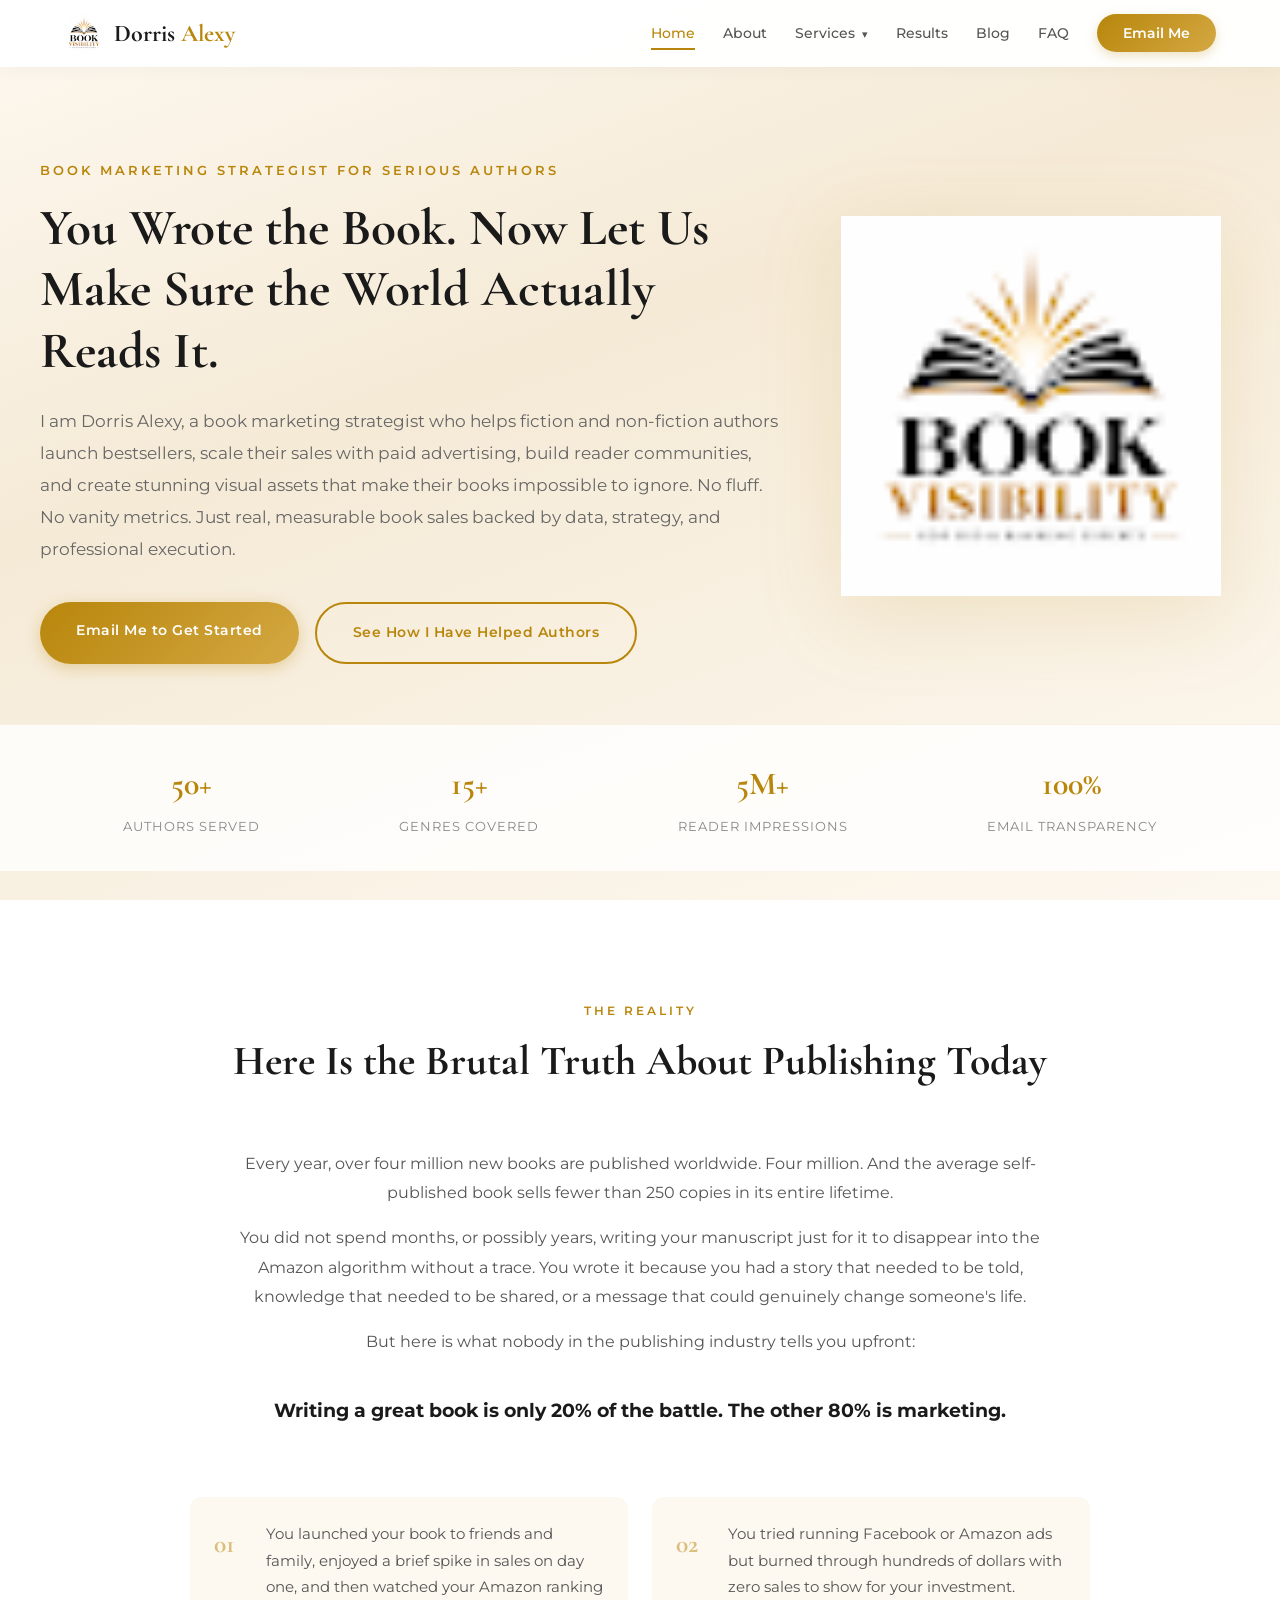
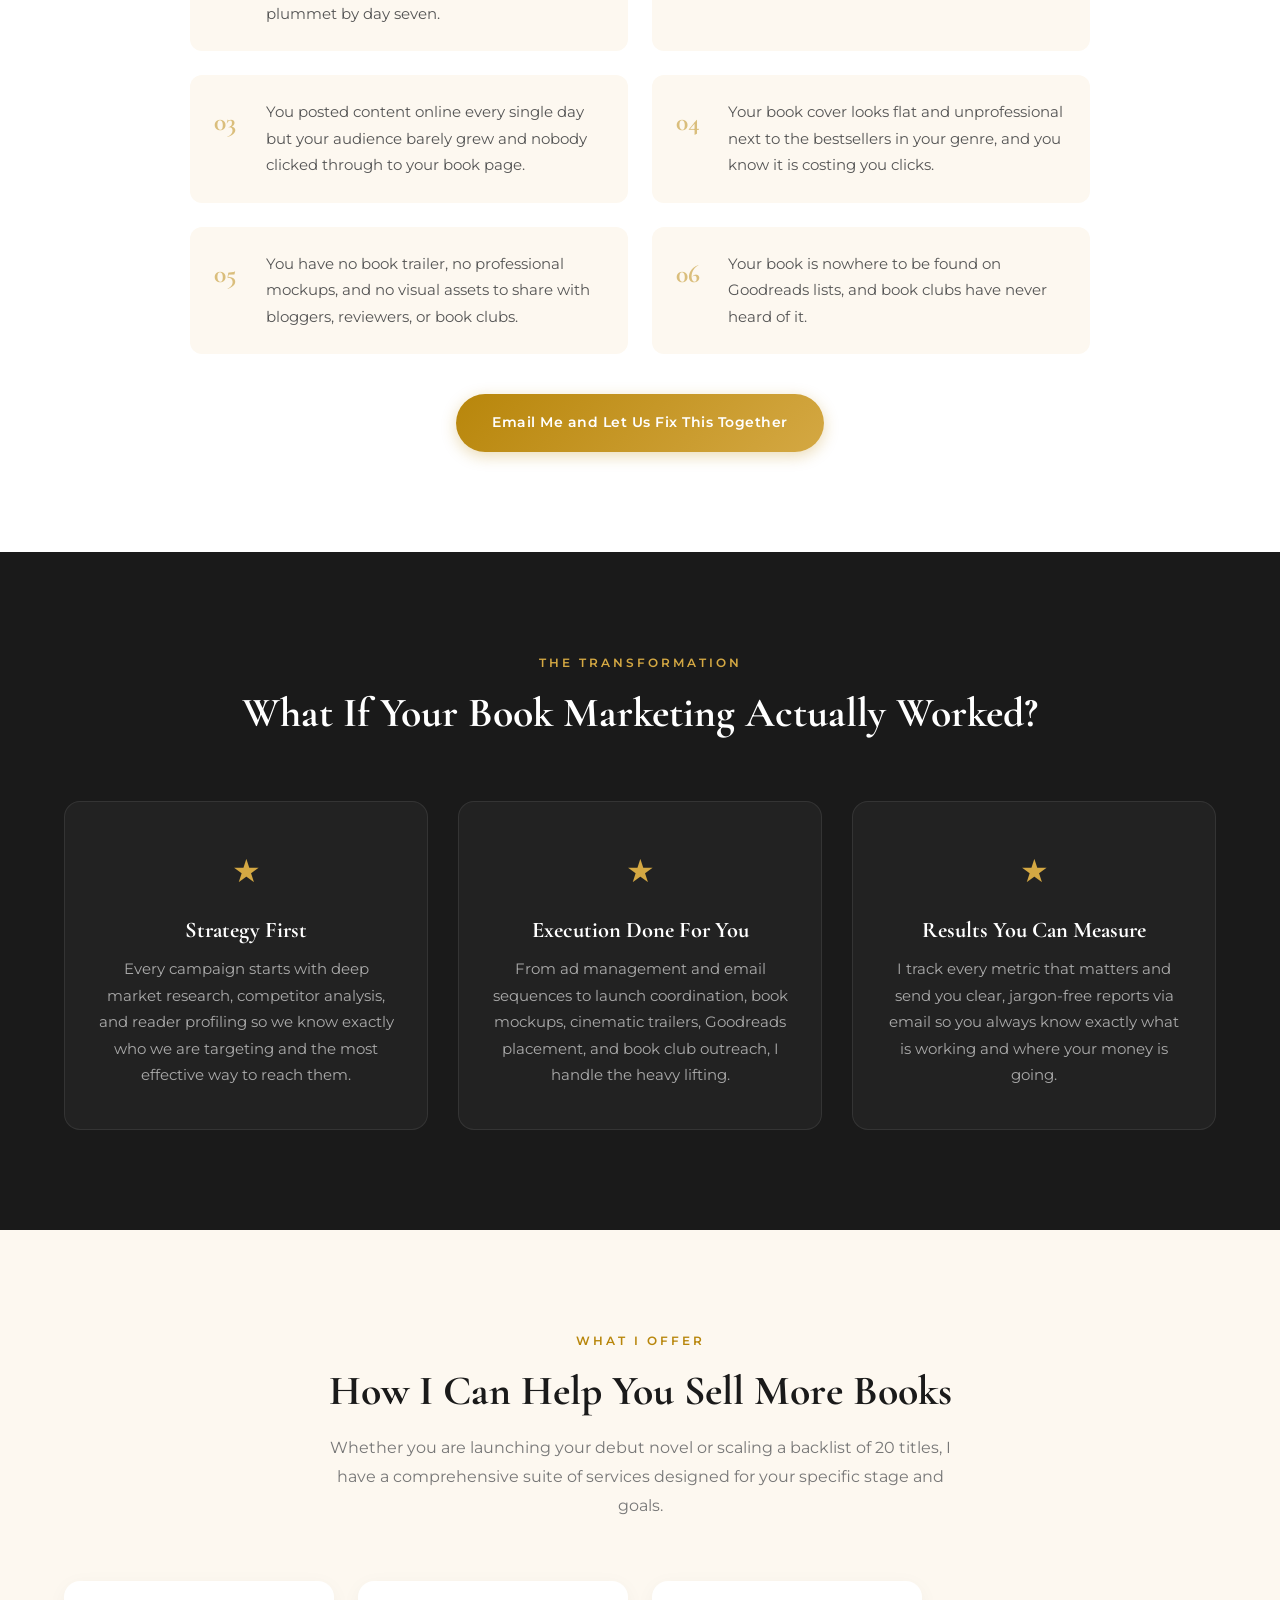
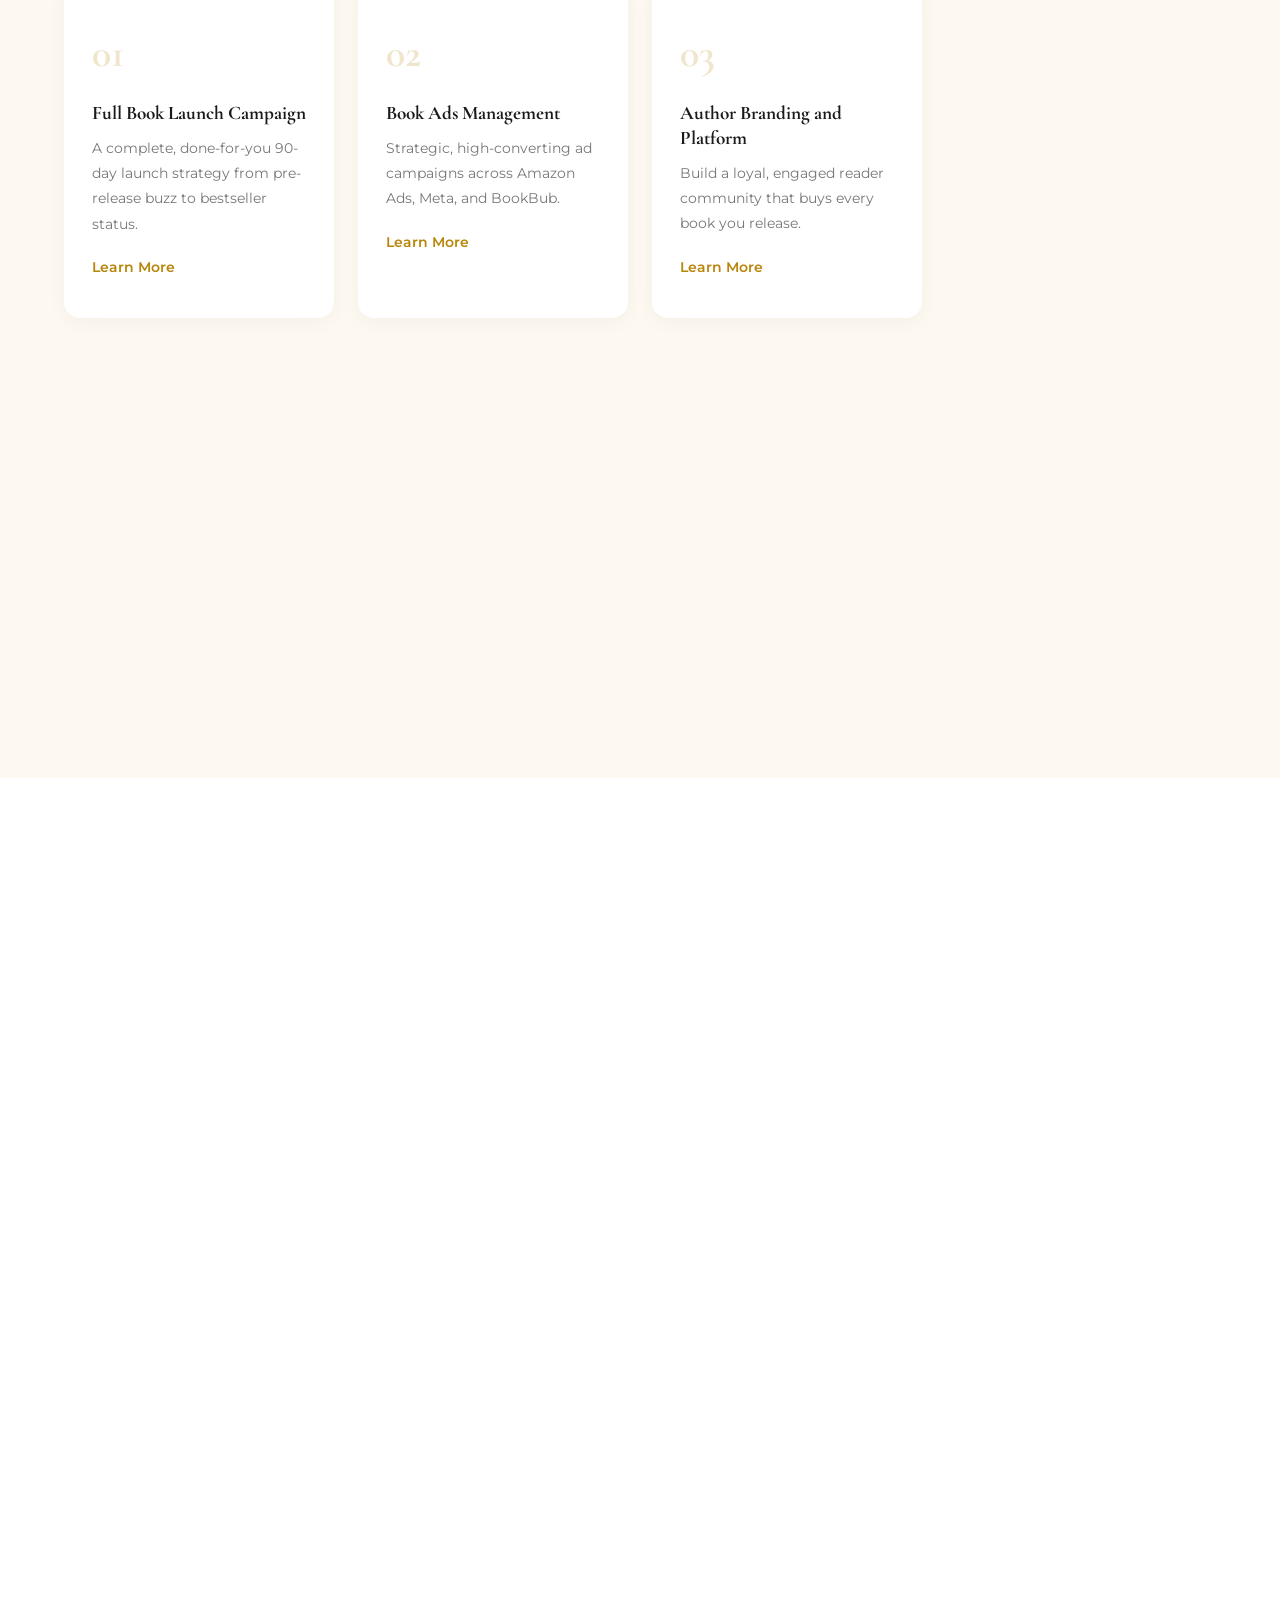
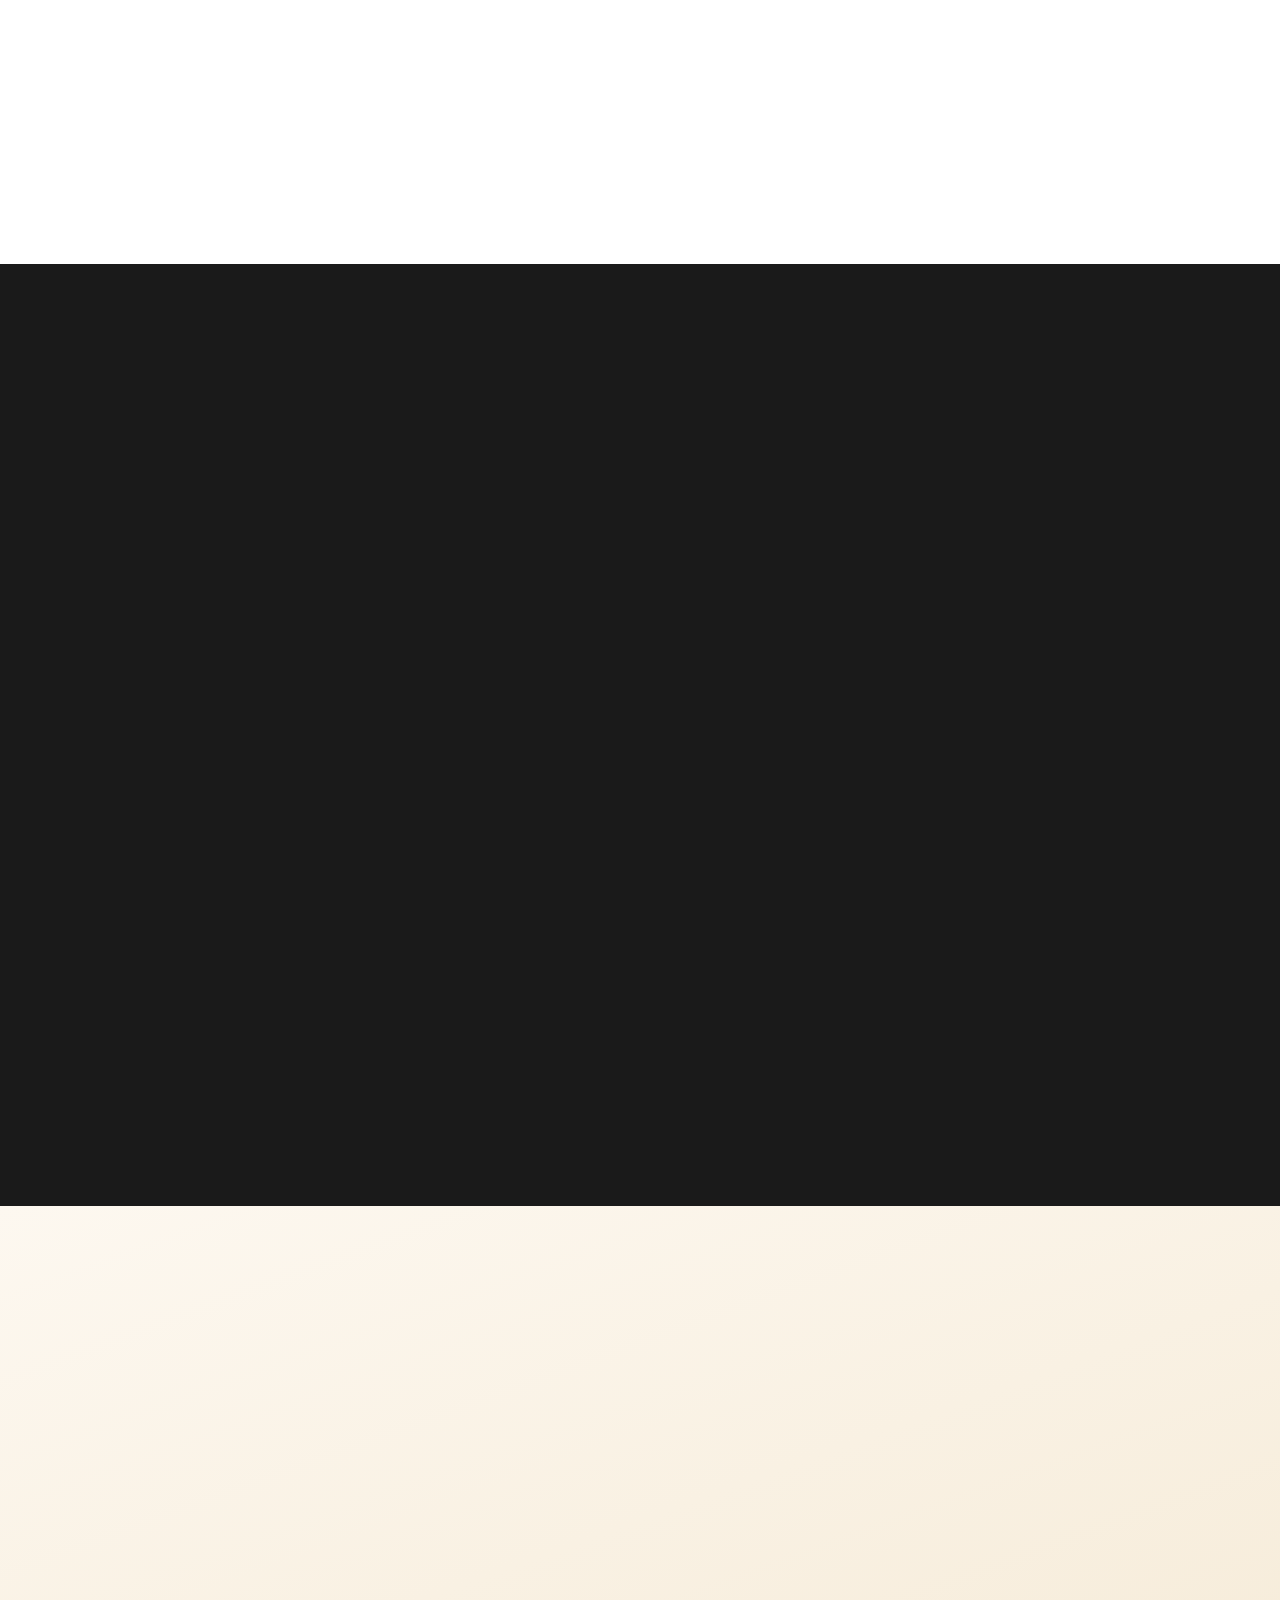
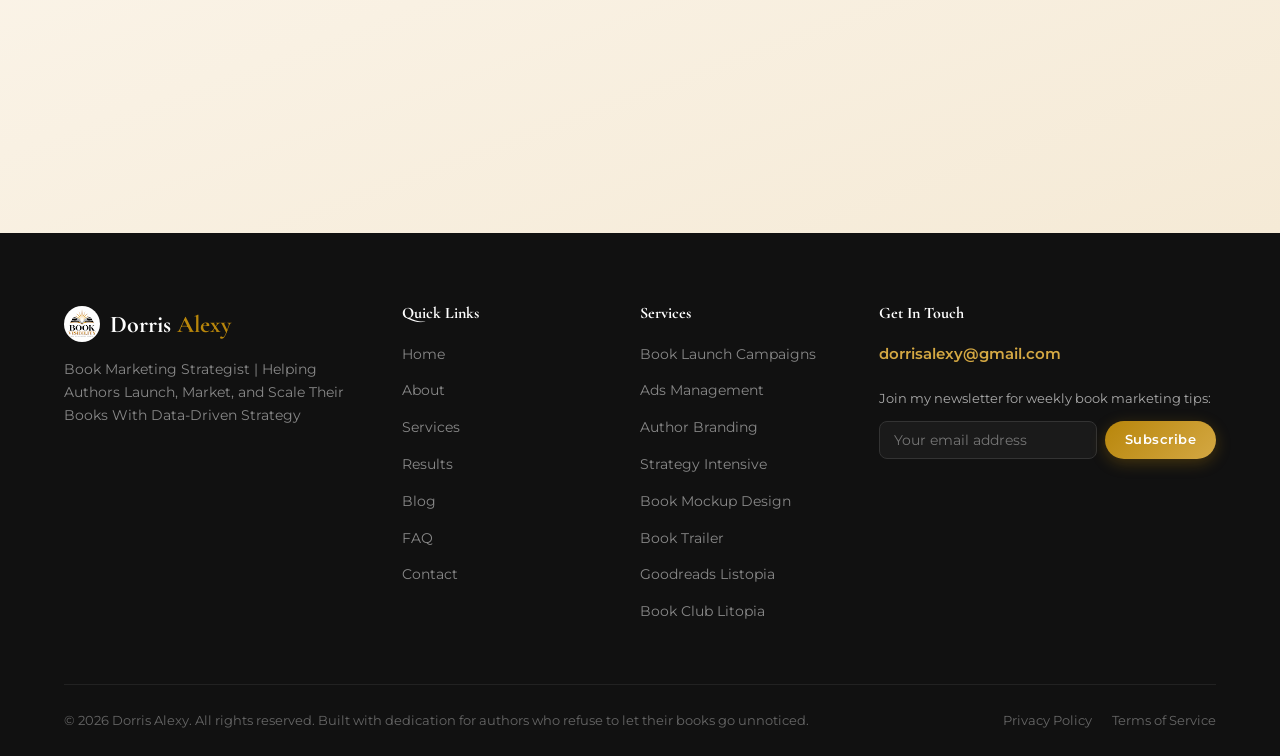
<file: index.html>
﻿<!DOCTYPE html>
<html lang="en">
<head>
    <meta charset="UTF-8">
    <meta name="viewport" content="width=device-width, initial-scale=1.0">
    <title>Dorris Alexy | Book Marketing Strategist</title>
    <link rel="icon" type="image/png" href="Dorris Alexy.png">
    <link rel="stylesheet" href="style.css">
    <link href="https://fonts.googleapis.com/css2?family=Cormorant+Garamond:wght@400;500;600;700&family=Montserrat:wght@300;400;500;600;700&display=swap" rel="stylesheet">
</head>
<body>

    <nav class="navbar" id="navbar">
        <div class="container nav-container">
            <a href="index.html" class="logo">
                <img src="Dorris Alexy.png" alt="Dorris Alexy Logo" class="logo-img">
                <span class="logo-text">Dorris <span class="gold">Alexy</span></span>
            </a>
            <ul class="nav-links" id="navLinks">
                <li><a href="index.html" class="active">Home</a></li>
                <li><a href="about.html">About</a></li>
                <li class="dropdown">
                    <a href="services.html" class="dropdown-toggle">Services <span class="arrow">&#9662;</span></a>
                    <ul class="dropdown-menu">
                        <li><a href="services.html#services-overview">All Services</a></li>
                        <li><a href="services.html#launch">Book Launch Campaigns</a></li>
                        <li><a href="services.html#ads">Book Ads Management</a></li>
                        <li><a href="services.html#branding">Author Branding</a></li>
                        <li><a href="services.html#strategy">Strategy Intensive</a></li>
                        <li><a href="services.html#mockup">Book Mockup Design</a></li>
                        <li><a href="services.html#trailer">Book Trailer Production</a></li>
                        <li><a href="services.html#goodreads">Goodreads Listopia</a></li>
                        <li><a href="services.html#bookclub">Book Club Litopia</a></li>
                    </ul>
                </li>
                <li><a href="results.html">Results</a></li>
                <li><a href="blog.html">Blog</a></li>
                <li><a href="faq.html">FAQ</a></li>
                <li><a href="contact.html" class="btn-nav">Email Me</a></li>
            </ul>
            <div class="hamburger" id="hamburger">
                <span></span>
                <span></span>
                <span></span>
            </div>
        </div>
    </nav>

    <section class="hero" id="home">
        <div class="container hero-content">
            <div class="hero-text animate-fade-up">
                <p class="hero-tag">Book Marketing Strategist for Serious Authors</p>
                <h1>You Wrote the Book. Now Let Us Make Sure the World Actually Reads It.</h1>
                <p class="hero-sub">I am Dorris Alexy, a book marketing strategist who helps fiction and non-fiction authors launch bestsellers, scale their sales with paid advertising, build reader communities, and create stunning visual assets that make their books impossible to ignore. No fluff. No vanity metrics. Just real, measurable book sales backed by data, strategy, and professional execution.</p>
                <div class="hero-buttons">
                    <a href="contact.html" class="btn btn-primary">Email Me to Get Started</a>
                    <a href="results.html" class="btn btn-outline">See How I Have Helped Authors</a>
                </div>
            </div>
            <div class="hero-image animate-fade-left">
                <img src="Dorris Alexy.png" alt="Dorris Alexy Book Marketing Strategist" class="hero-logo-img">
            </div>
        </div>
        <div class="trust-bar animate-fade-up-delay">
            <div class="container trust-content">
                <div class="trust-item">
                    <span class="trust-number">50+</span>
                    <span class="trust-label">Authors Served</span>
                </div>
                <div class="trust-item">
                    <span class="trust-number">15+</span>
                    <span class="trust-label">Genres Covered</span>
                </div>
                <div class="trust-item">
                    <span class="trust-number">5M+</span>
                    <span class="trust-label">Reader Impressions</span>
                </div>
                <div class="trust-item">
                    <span class="trust-number">100%</span>
                    <span class="trust-label">Email Transparency</span>
                </div>
            </div>
        </div>
    </section>

    <section class="problem-section">
        <div class="container">
            <div class="section-header animate-on-scroll">
                <p class="section-tag">The Reality</p>
                <h2>Here Is the Brutal Truth About Publishing Today</h2>
            </div>
            <div class="problem-content animate-on-scroll">
                <p>Every year, over four million new books are published worldwide. Four million. And the average self-published book sells fewer than 250 copies in its entire lifetime.</p>
                <p>You did not spend months, or possibly years, writing your manuscript just for it to disappear into the Amazon algorithm without a trace. You wrote it because you had a story that needed to be told, knowledge that needed to be shared, or a message that could genuinely change someone's life.</p>
                <p>But here is what nobody in the publishing industry tells you upfront:</p>
                <p class="highlight-text"><strong>Writing a great book is only 20% of the battle. The other 80% is marketing.</strong></p>
            </div>
            <div class="problem-list animate-on-scroll">
                <div class="problem-item">
                    <span class="problem-icon">01</span>
                    <p>You launched your book to friends and family, enjoyed a brief spike in sales on day one, and then watched your Amazon ranking plummet by day seven.</p>
                </div>
                <div class="problem-item">
                    <span class="problem-icon">02</span>
                    <p>You tried running Facebook or Amazon ads but burned through hundreds of dollars with zero sales to show for your investment.</p>
                </div>
                <div class="problem-item">
                    <span class="problem-icon">03</span>
                    <p>You posted content online every single day but your audience barely grew and nobody clicked through to your book page.</p>
                </div>
                <div class="problem-item">
                    <span class="problem-icon">04</span>
                    <p>Your book cover looks flat and unprofessional next to the bestsellers in your genre, and you know it is costing you clicks.</p>
                </div>
                <div class="problem-item">
                    <span class="problem-icon">05</span>
                    <p>You have no book trailer, no professional mockups, and no visual assets to share with bloggers, reviewers, or book clubs.</p>
                </div>
                <div class="problem-item">
                    <span class="problem-icon">06</span>
                    <p>Your book is nowhere to be found on Goodreads lists, and book clubs have never heard of it.</p>
                </div>
            </div>
            <div class="problem-cta animate-on-scroll">
                <a href="contact.html" class="btn btn-primary">Email Me and Let Us Fix This Together</a>
            </div>
        </div>
    </section>

    <section class="solution-section">
        <div class="container">
            <div class="section-header animate-on-scroll">
                <p class="section-tag">The Transformation</p>
                <h2>What If Your Book Marketing Actually Worked?</h2>
            </div>
            <div class="solution-grid">
                <div class="solution-card animate-on-scroll">
                    <div class="solution-icon">&#9733;</div>
                    <h3>Strategy First</h3>
                    <p>Every campaign starts with deep market research, competitor analysis, and reader profiling so we know exactly who we are targeting and the most effective way to reach them.</p>
                </div>
                <div class="solution-card animate-on-scroll">
                    <div class="solution-icon">&#9733;</div>
                    <h3>Execution Done For You</h3>
                    <p>From ad management and email sequences to launch coordination, book mockups, cinematic trailers, Goodreads placement, and book club outreach, I handle the heavy lifting.</p>
                </div>
                <div class="solution-card animate-on-scroll">
                    <div class="solution-icon">&#9733;</div>
                    <h3>Results You Can Measure</h3>
                    <p>I track every metric that matters and send you clear, jargon-free reports via email so you always know exactly what is working and where your money is going.</p>
                </div>
            </div>
        </div>
    </section>

    <section class="services-preview">
        <div class="container">
            <div class="section-header animate-on-scroll">
                <p class="section-tag">What I Offer</p>
                <h2>How I Can Help You Sell More Books</h2>
                <p class="section-sub">Whether you are launching your debut novel or scaling a backlist of 20 titles, I have a comprehensive suite of services designed for your specific stage and goals.</p>
            </div>
            <div class="services-grid">
                <a href="services.html#launch" class="service-card animate-on-scroll">
                    <div class="service-number">01</div>
                    <h3>Full Book Launch Campaign</h3>
                    <p>A complete, done-for-you 90-day launch strategy from pre-release buzz to bestseller status.</p>
                    <span class="service-link">Learn More</span>
                </a>
                <a href="services.html#ads" class="service-card animate-on-scroll">
                    <div class="service-number">02</div>
                    <h3>Book Ads Management</h3>
                    <p>Strategic, high-converting ad campaigns across Amazon Ads, Meta, and BookBub.</p>
                    <span class="service-link">Learn More</span>
                </a>
                <a href="services.html#branding" class="service-card animate-on-scroll">
                    <div class="service-number">03</div>
                    <h3>Author Branding and Platform</h3>
                    <p>Build a loyal, engaged reader community that buys every book you release.</p>
                    <span class="service-link">Learn More</span>
                </a>
                <a href="services.html#strategy" class="service-card animate-on-scroll">
                    <div class="service-number">04</div>
                    <h3>1-on-1 Strategy Intensive</h3>
                    <p>A focused email-based consulting package with a custom 6-month action plan.</p>
                    <span class="service-link">Learn More</span>
                </a>
                <a href="services.html#mockup" class="service-card animate-on-scroll">
                    <div class="service-number">05</div>
                    <h3>Book Mockup Design</h3>
                    <p>Professional, photorealistic 3D book mockups for all your marketing needs.</p>
                    <span class="service-link">Learn More</span>
                </a>
                <a href="services.html#trailer" class="service-card animate-on-scroll">
                    <div class="service-number">06</div>
                    <h3>Book Trailer Production</h3>
                    <p>Cinematic trailers that capture the emotional essence of your story.</p>
                    <span class="service-link">Learn More</span>
                </a>
                <a href="services.html#goodreads" class="service-card animate-on-scroll">
                    <div class="service-number">07</div>
                    <h3>Goodreads Listopia Placement</h3>
                    <p>Strategic placement on popular lists where millions of readers browse.</p>
                    <span class="service-link">Learn More</span>
                </a>
                <a href="services.html#bookclub" class="service-card animate-on-scroll">
                    <div class="service-number">08</div>
                    <h3>Book Club Litopia Outreach</h3>
                    <p>Targeted outreach to book clubs to get your book into their reading circuits.</p>
                    <span class="service-link">Learn More</span>
                </a>
            </div>
        </div>
    </section>

    <section class="why-section">
        <div class="container">
            <div class="section-header animate-on-scroll">
                <p class="section-tag">Why Me</p>
                <h2>Why Authors Choose Dorris Over Other Book Marketers</h2>
            </div>
            <div class="why-grid">
                <div class="why-card animate-on-scroll">
                    <span class="why-number">01</span>
                    <h3>I Am a Strategist, Not Just a Task Runner</h3>
                    <p>Everything I do is connected to a larger, long-term plan designed to grow your book sales sustainably.</p>
                </div>
                <div class="why-card animate-on-scroll">
                    <span class="why-number">02</span>
                    <h3>I Specialize Exclusively in Books</h3>
                    <p>I understand the publishing industry, the Amazon algorithm, reader psychology, and genre-specific nuances.</p>
                </div>
                <div class="why-card animate-on-scroll">
                    <span class="why-number">03</span>
                    <h3>Complete Suite of Services Under One Roof</h3>
                    <p>From launch campaigns and ads to mockups, trailers, Goodreads placement, and book club outreach.</p>
                </div>
                <div class="why-card animate-on-scroll">
                    <span class="why-number">04</span>
                    <h3>I Am Obsessed With Return on Investment</h3>
                    <p>Every campaign is designed to deliver measurable returns. If something is not working, I pivot fast.</p>
                </div>
                <div class="why-card animate-on-scroll">
                    <span class="why-number">05</span>
                    <h3>Everything Is Documented via Email</h3>
                    <p>Every strategy, report, and update is in your inbox. Searchable, timestamped, and permanent.</p>
                </div>
            </div>
        </div>
    </section>

    <section class="testimonials-section">
        <div class="container">
            <div class="section-header animate-on-scroll">
                <p class="section-tag">Client Stories</p>
                <h2>Do Not Just Take My Word for It</h2>
            </div>
            <div class="testimonials-grid">
                <div class="testimonial-card animate-on-scroll">
                    <div class="stars">&#9733;&#9733;&#9733;&#9733;&#9733;</div>
                    <p>"Dorris took my book from completely invisible to a category bestseller in under two weeks. Her launch strategy was flawless and she handled every single detail."</p>
                    <h4>Author M., Contemporary Romance</h4>
                </div>
                <div class="testimonial-card animate-on-scroll">
                    <div class="stars">&#9733;&#9733;&#9733;&#9733;&#9733;</div>
                    <p>"My debut novel hit number one in three Amazon categories and I sold over 3,000 copies in the first month alone. She is worth every single penny."</p>
                    <h4>Author T.J., Fantasy and Sci-Fi</h4>
                </div>
                <div class="testimonial-card animate-on-scroll">
                    <div class="stars">&#9733;&#9733;&#9733;&#9733;&#9733;</div>
                    <p>"Everything is in writing. Every strategy, every report, every recommendation is in my email inbox. My book sales increased by 400% in the first quarter."</p>
                    <h4>Author R.K., Non-Fiction and Self-Help</h4>
                </div>
                <div class="testimonial-card animate-on-scroll">
                    <div class="stars">&#9733;&#9733;&#9733;&#9733;&#9733;</div>
                    <p>"The book mockup and trailer completely transformed my marketing. My ad click-through rate doubled and blogs started featuring my book."</p>
                    <h4>Author S.L., Psychological Thriller</h4>
                </div>
                <div class="testimonial-card animate-on-scroll">
                    <div class="stars">&#9733;&#9733;&#9733;&#9733;&#9733;</div>
                    <p>"She got my book on three major Goodreads lists and connected me with two book clubs. Revenue streams I never would have discovered on my own."</p>
                    <h4>Author D.W., Historical Fiction</h4>
                </div>
            </div>
        </div>
    </section>

    <section class="final-cta">
        <div class="container animate-on-scroll">
            <img src="Dorris Alexy.png" alt="Dorris Alexy" class="cta-logo">
            <h2>Your Book Took Months to Write. Do Not Let Its Marketing Be an Afterthought.</h2>
            <p>Send me an email telling me about your book, your goals, and your biggest marketing challenge. I will respond within 24 hours. No pressure. No hard sell. Just a clear, written response you can reference anytime.</p>
            <a href="contact.html" class="btn btn-primary btn-large">Email Me Now</a>
        </div>
    </section>

    <footer class="footer">
        <div class="container">
            <div class="footer-top">
                <div class="footer-brand">
                    <a href="index.html" class="logo">
                        <img src="Dorris Alexy.png" alt="Dorris Alexy Logo" class="footer-logo-img">
                        <span class="logo-text">Dorris <span class="gold">Alexy</span></span>
                    </a>
                    <p class="footer-tagline">Book Marketing Strategist | Helping Authors Launch, Market, and Scale Their Books With Data-Driven Strategy</p>
                </div>
                <div class="footer-links-group">
                    <h4>Quick Links</h4>
                    <ul>
                        <li><a href="index.html">Home</a></li>
                        <li><a href="about.html">About</a></li>
                        <li><a href="services.html">Services</a></li>
                        <li><a href="results.html">Results</a></li>
                        <li><a href="blog.html">Blog</a></li>
                        <li><a href="faq.html">FAQ</a></li>
                        <li><a href="contact.html">Contact</a></li>
                    </ul>
                </div>
                <div class="footer-links-group">
                    <h4>Services</h4>
                    <ul>
                        <li><a href="services.html#launch">Book Launch Campaigns</a></li>
                        <li><a href="services.html#ads">Ads Management</a></li>
                        <li><a href="services.html#branding">Author Branding</a></li>
                        <li><a href="services.html#strategy">Strategy Intensive</a></li>
                        <li><a href="services.html#mockup">Book Mockup Design</a></li>
                        <li><a href="services.html#trailer">Book Trailer</a></li>
                        <li><a href="services.html#goodreads">Goodreads Listopia</a></li>
                        <li><a href="services.html#bookclub">Book Club Litopia</a></li>
                    </ul>
                </div>
                <div class="footer-links-group">
                    <h4>Get In Touch</h4>
                    <p class="footer-email">dorrisalexy@gmail.com</p>
                    <div class="footer-newsletter">
                        <p>Join my newsletter for weekly book marketing tips:</p>
                        <form action="https://formspree.io/f/mljdvzgd" method="POST" class="newsletter-form">
                            <input type="email" name="email" placeholder="Your email address" required>
                            <button type="submit" class="btn btn-primary btn-sm">Subscribe</button>
                        </form>
                    </div>
                </div>
            </div>
            <div class="footer-bottom">
                <p>&copy; 2026 Dorris Alexy. All rights reserved. Built with dedication for authors who refuse to let their books go unnoticed.</p>
                <div class="footer-legal">
                    <a href="#">Privacy Policy</a>
                    <a href="#">Terms of Service</a>
                </div>
            </div>
        </div>
    </footer>

    <script src="script.js"></script>
</body>
</html>
</file>
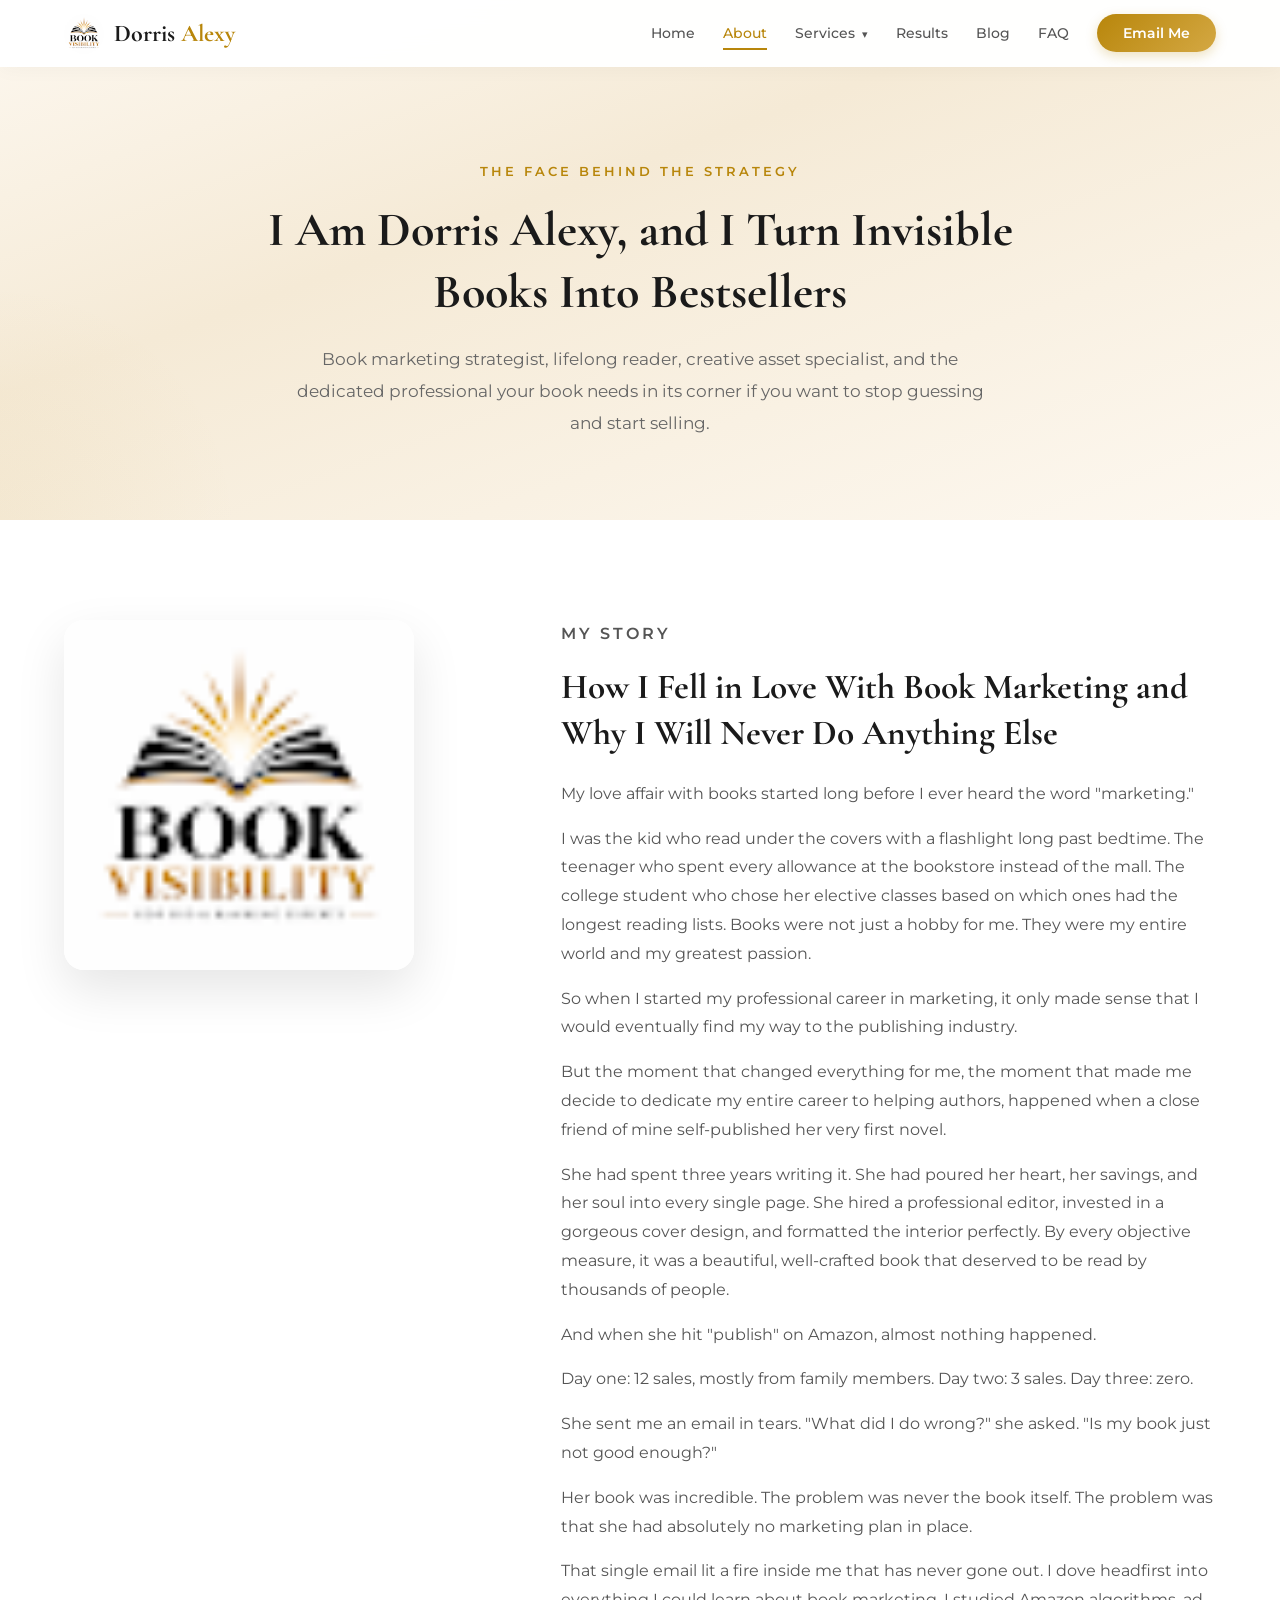
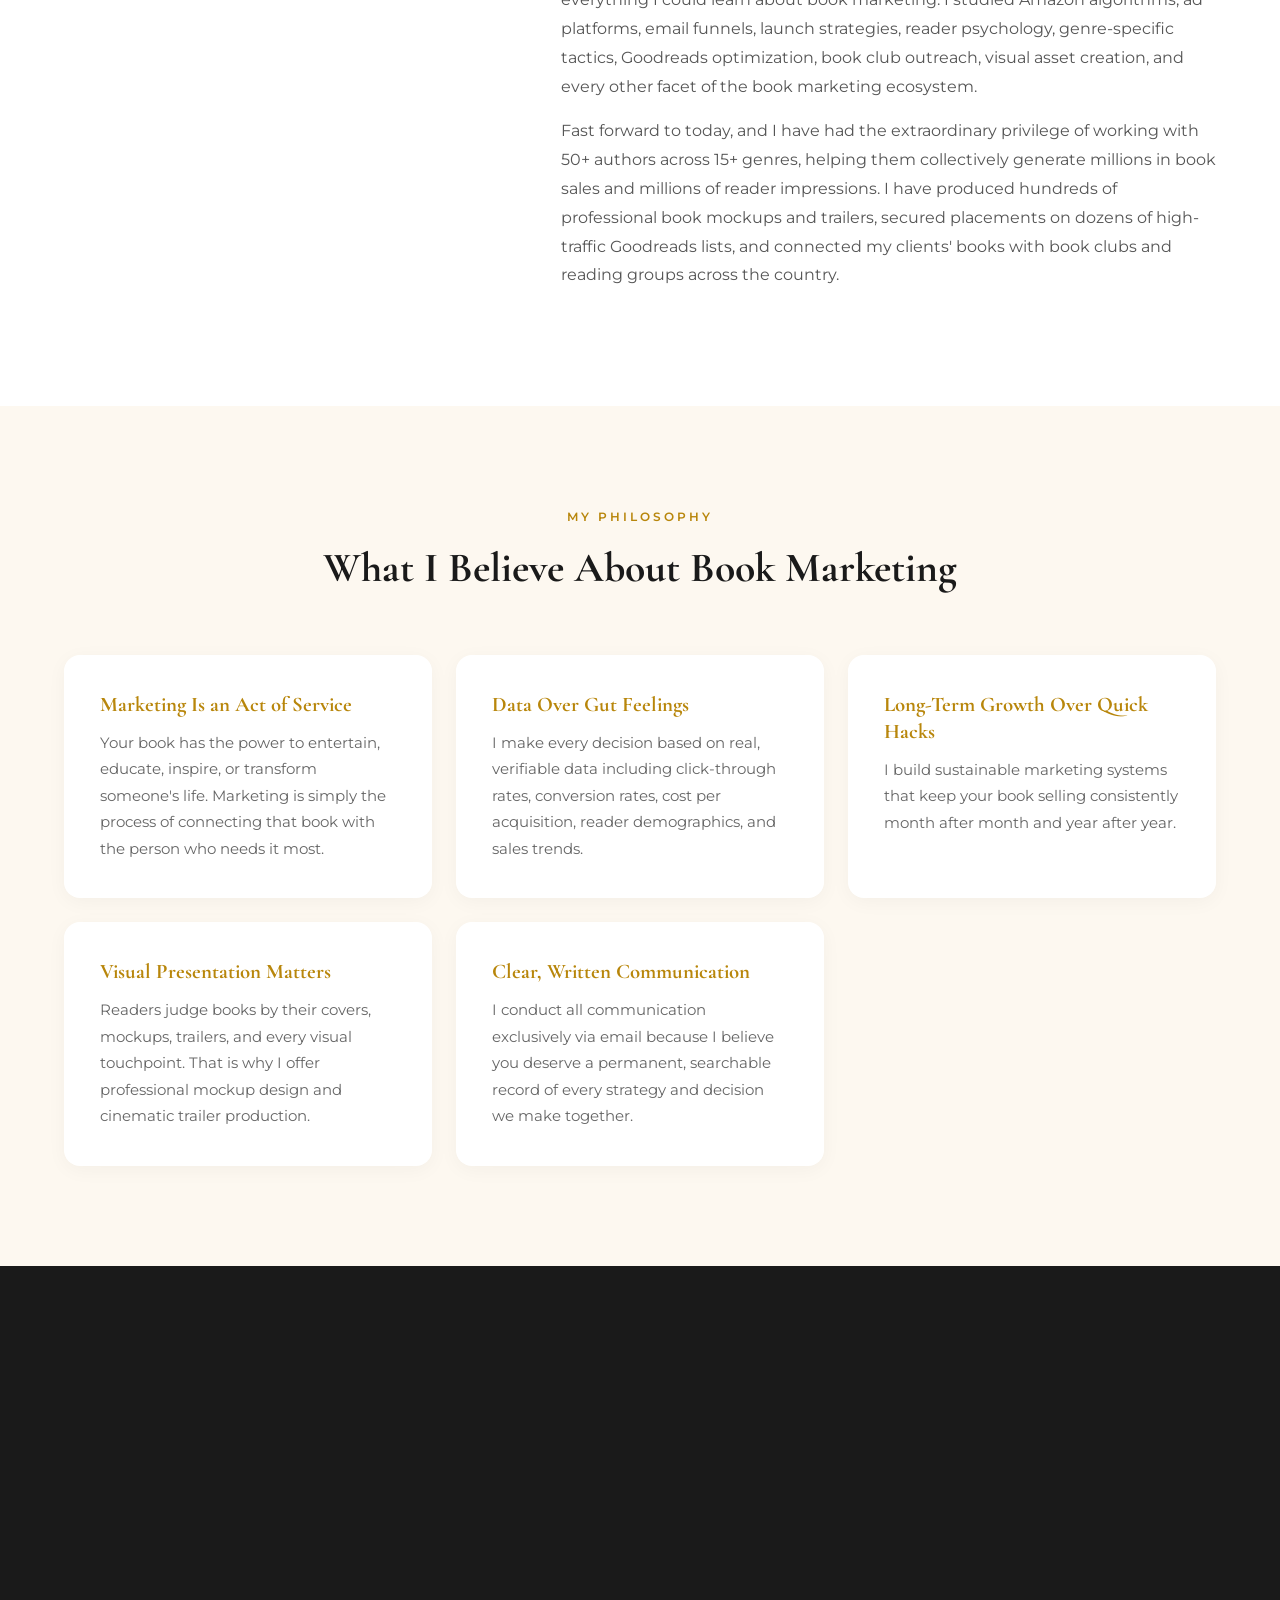
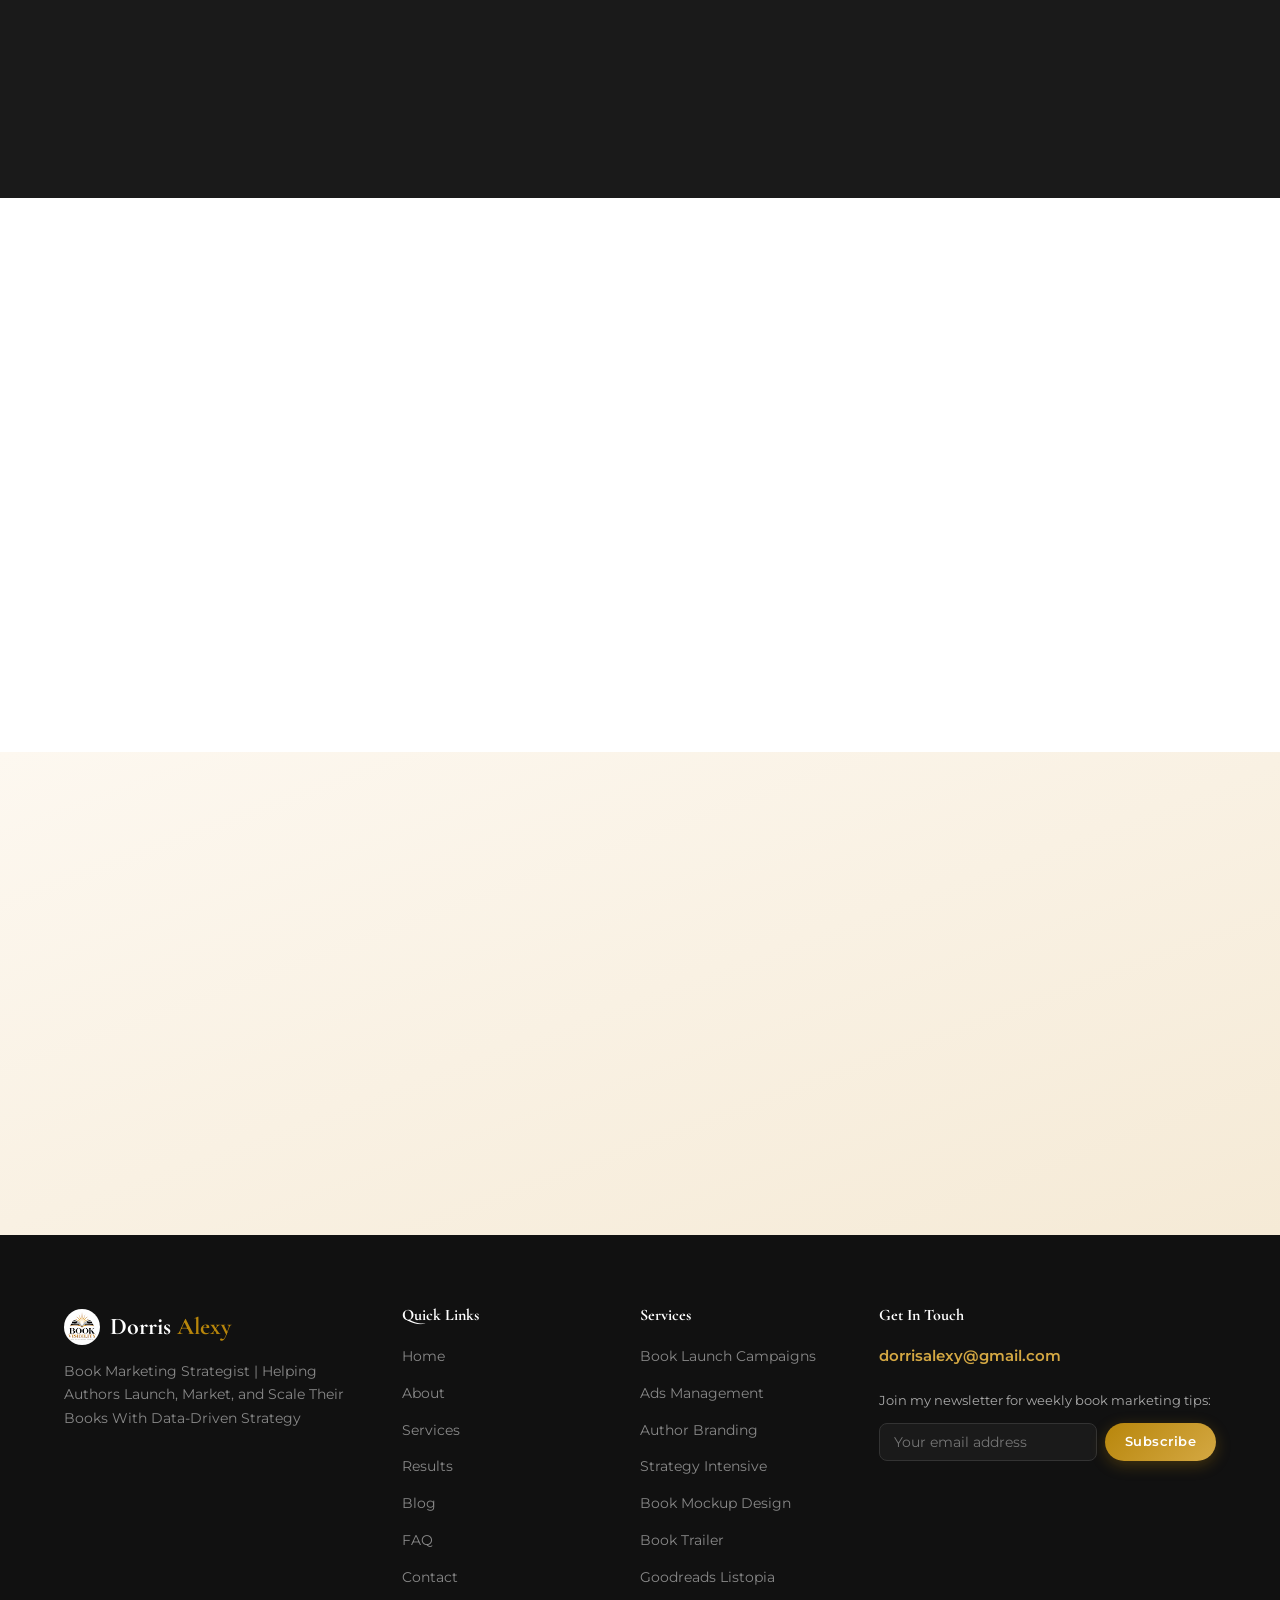
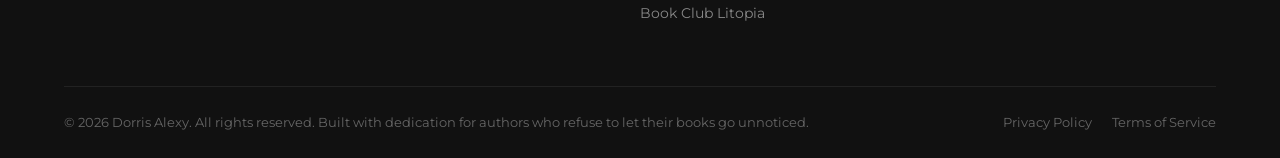
<file: about.html>
﻿<!DOCTYPE html>
<html lang="en">
<head>
    <meta charset="UTF-8">
    <meta name="viewport" content="width=device-width, initial-scale=1.0">
    <title>About | Dorris Alexy Book Marketing Strategist</title>
    <link rel="icon" type="image/png" href="Dorris Alexy.png">
    <link rel="stylesheet" href="style.css">
    <link href="https://fonts.googleapis.com/css2?family=Cormorant+Garamond:wght@400;500;600;700&family=Montserrat:wght@300;400;500;600;700&display=swap" rel="stylesheet">
</head>
<body>

    <nav class="navbar" id="navbar">
        <div class="container nav-container">
            <a href="index.html" class="logo">
                <img src="Dorris Alexy.png" alt="Dorris Alexy Logo" class="logo-img">
                <span class="logo-text">Dorris <span class="gold">Alexy</span></span>
            </a>
            <ul class="nav-links" id="navLinks">
                <li><a href="index.html">Home</a></li>
                <li><a href="about.html" class="active">About</a></li>
                <li class="dropdown">
                    <a href="services.html" class="dropdown-toggle">Services <span class="arrow">&#9662;</span></a>
                    <ul class="dropdown-menu">
                        <li><a href="services.html#services-overview">All Services</a></li>
                        <li><a href="services.html#launch">Book Launch Campaigns</a></li>
                        <li><a href="services.html#ads">Book Ads Management</a></li>
                        <li><a href="services.html#branding">Author Branding</a></li>
                        <li><a href="services.html#strategy">Strategy Intensive</a></li>
                        <li><a href="services.html#mockup">Book Mockup Design</a></li>
                        <li><a href="services.html#trailer">Book Trailer Production</a></li>
                        <li><a href="services.html#goodreads">Goodreads Listopia</a></li>
                        <li><a href="services.html#bookclub">Book Club Litopia</a></li>
                    </ul>
                </li>
                <li><a href="results.html">Results</a></li>
                <li><a href="blog.html">Blog</a></li>
                <li><a href="faq.html">FAQ</a></li>
                <li><a href="contact.html" class="btn-nav">Email Me</a></li>
            </ul>
            <div class="hamburger" id="hamburger">
                <span></span>
                <span></span>
                <span></span>
            </div>
        </div>
    </nav>

    <section class="page-hero">
        <div class="container">
            <p class="hero-tag animate-fade-up">The Face Behind the Strategy</p>
            <h1 class="animate-fade-up">I Am Dorris Alexy, and I Turn Invisible Books Into Bestsellers</h1>
            <p class="hero-sub animate-fade-up">Book marketing strategist, lifelong reader, creative asset specialist, and the dedicated professional your book needs in its corner if you want to stop guessing and start selling.</p>
        </div>
    </section>

    <section class="about-story">
        <div class="container">
            <div class="about-grid">
                <div class="about-image animate-on-scroll">
                    <img src="Dorris Alexy.png" alt="Dorris Alexy" class="about-photo">
                </div>
                <div class="about-text animate-on-scroll">
                    <p class="section-tag">My Story</p>
                    <h2>How I Fell in Love With Book Marketing and Why I Will Never Do Anything Else</h2>
                    <p>My love affair with books started long before I ever heard the word "marketing."</p>
                    <p>I was the kid who read under the covers with a flashlight long past bedtime. The teenager who spent every allowance at the bookstore instead of the mall. The college student who chose her elective classes based on which ones had the longest reading lists. Books were not just a hobby for me. They were my entire world and my greatest passion.</p>
                    <p>So when I started my professional career in marketing, it only made sense that I would eventually find my way to the publishing industry.</p>
                    <p>But the moment that changed everything for me, the moment that made me decide to dedicate my entire career to helping authors, happened when a close friend of mine self-published her very first novel.</p>
                    <p>She had spent three years writing it. She had poured her heart, her savings, and her soul into every single page. She hired a professional editor, invested in a gorgeous cover design, and formatted the interior perfectly. By every objective measure, it was a beautiful, well-crafted book that deserved to be read by thousands of people.</p>
                    <p>And when she hit "publish" on Amazon, almost nothing happened.</p>
                    <p>Day one: 12 sales, mostly from family members. Day two: 3 sales. Day three: zero.</p>
                    <p>She sent me an email in tears. "What did I do wrong?" she asked. "Is my book just not good enough?"</p>
                    <p>Her book was incredible. The problem was never the book itself. The problem was that she had absolutely no marketing plan in place.</p>
                    <p>That single email lit a fire inside me that has never gone out. I dove headfirst into everything I could learn about book marketing. I studied Amazon algorithms, ad platforms, email funnels, launch strategies, reader psychology, genre-specific tactics, Goodreads optimization, book club outreach, visual asset creation, and every other facet of the book marketing ecosystem.</p>
                    <p>Fast forward to today, and I have had the extraordinary privilege of working with 50+ authors across 15+ genres, helping them collectively generate millions in book sales and millions of reader impressions. I have produced hundreds of professional book mockups and trailers, secured placements on dozens of high-traffic Goodreads lists, and connected my clients' books with book clubs and reading groups across the country.</p>
                </div>
            </div>
        </div>
    </section>

    <section class="philosophy-section">
        <div class="container">
            <div class="section-header animate-on-scroll">
                <p class="section-tag">My Philosophy</p>
                <h2>What I Believe About Book Marketing</h2>
            </div>
            <div class="philosophy-grid">
                <div class="philosophy-card animate-on-scroll">
                    <h3>Marketing Is an Act of Service</h3>
                    <p>Your book has the power to entertain, educate, inspire, or transform someone's life. Marketing is simply the process of connecting that book with the person who needs it most.</p>
                </div>
                <div class="philosophy-card animate-on-scroll">
                    <h3>Data Over Gut Feelings</h3>
                    <p>I make every decision based on real, verifiable data including click-through rates, conversion rates, cost per acquisition, reader demographics, and sales trends.</p>
                </div>
                <div class="philosophy-card animate-on-scroll">
                    <h3>Long-Term Growth Over Quick Hacks</h3>
                    <p>I build sustainable marketing systems that keep your book selling consistently month after month and year after year.</p>
                </div>
                <div class="philosophy-card animate-on-scroll">
                    <h3>Visual Presentation Matters</h3>
                    <p>Readers judge books by their covers, mockups, trailers, and every visual touchpoint. That is why I offer professional mockup design and cinematic trailer production.</p>
                </div>
                <div class="philosophy-card animate-on-scroll">
                    <h3>Clear, Written Communication</h3>
                    <p>I conduct all communication exclusively via email because I believe you deserve a permanent, searchable record of every strategy and decision we make together.</p>
                </div>
            </div>
        </div>
    </section>

    <section class="credentials-section">
        <div class="container animate-on-scroll">
            <div class="section-header">
                <p class="section-tag">Credentials</p>
                <h2>Why You Can Trust Me With Your Book</h2>
            </div>
            <div class="credentials-grid">
                <div class="credential-item">50+ Authors Served</div>
                <div class="credential-item">15+ Genres Covered</div>
                <div class="credential-item">Millions in Client Book Sales</div>
                <div class="credential-item">Hundreds of Mockups and Trailers</div>
                <div class="credential-item">Dozens of Goodreads Placements</div>
                <div class="credential-item">Certified Amazon Ads Professional</div>
                <div class="credential-item">Meta Blueprint Certified</div>
                <div class="credential-item">Multiple Book Club Partnerships</div>
            </div>
        </div>
    </section>

    <section class="personal-section">
        <div class="container animate-on-scroll">
            <div class="section-header">
                <p class="section-tag">Off the Clock</p>
                <h2>When I Am Not Marketing Books</h2>
            </div>
            <div class="personal-grid">
                <div class="personal-item">I read an average of 8 books per month. My Kindle is perpetually at 99% storage capacity.</div>
                <div class="personal-item">I am completely non-functional before my first cup of coffee. My responses are significantly more coherent after 9 AM.</div>
                <div class="personal-item">I am an avid traveler. My lifelong dream is to visit every city that has a famous literary landmark.</div>
                <div class="personal-item">I create a different Spotify playlist for every book launch I manage. It helps me get into the headspace of the target reader.</div>
            </div>
        </div>
    </section>

    <section class="final-cta">
        <div class="container animate-on-scroll">
            <h2>Enough About Me. Let Us Talk About Your Book.</h2>
            <p>If you have read this far, I have a strong feeling we would work well together. Send me an email and I will get back to you within 24 hours.</p>
            <a href="contact.html" class="btn btn-primary btn-large">Email Dorris Now</a>
        </div>
    </section>

    <footer class="footer">
        <div class="container">
            <div class="footer-top">
                <div class="footer-brand">
                    <a href="index.html" class="logo">
                        <img src="Dorris Alexy.png" alt="Dorris Alexy Logo" class="footer-logo-img">
                        <span class="logo-text">Dorris <span class="gold">Alexy</span></span>
                    </a>
                    <p class="footer-tagline">Book Marketing Strategist | Helping Authors Launch, Market, and Scale Their Books With Data-Driven Strategy</p>
                </div>
                <div class="footer-links-group">
                    <h4>Quick Links</h4>
                    <ul>
                        <li><a href="index.html">Home</a></li>
                        <li><a href="about.html">About</a></li>
                        <li><a href="services.html">Services</a></li>
                        <li><a href="results.html">Results</a></li>
                        <li><a href="blog.html">Blog</a></li>
                        <li><a href="faq.html">FAQ</a></li>
                        <li><a href="contact.html">Contact</a></li>
                    </ul>
                </div>
                <div class="footer-links-group">
                    <h4>Services</h4>
                    <ul>
                        <li><a href="services.html#launch">Book Launch Campaigns</a></li>
                        <li><a href="services.html#ads">Ads Management</a></li>
                        <li><a href="services.html#branding">Author Branding</a></li>
                        <li><a href="services.html#strategy">Strategy Intensive</a></li>
                        <li><a href="services.html#mockup">Book Mockup Design</a></li>
                        <li><a href="services.html#trailer">Book Trailer</a></li>
                        <li><a href="services.html#goodreads">Goodreads Listopia</a></li>
                        <li><a href="services.html#bookclub">Book Club Litopia</a></li>
                    </ul>
                </div>
                <div class="footer-links-group">
                    <h4>Get In Touch</h4>
                    <p class="footer-email">dorrisalexy@gmail.com</p>
                    <div class="footer-newsletter">
                        <p>Join my newsletter for weekly book marketing tips:</p>
                        <form action="https://formspree.io/f/mljdvzgd" method="POST" class="newsletter-form">
                            <input type="email" name="email" placeholder="Your email address" required>
                            <button type="submit" class="btn btn-primary btn-sm">Subscribe</button>
                        </form>
                    </div>
                </div>
            </div>
            <div class="footer-bottom">
                <p>&copy; 2026 Dorris Alexy. All rights reserved. Built with dedication for authors who refuse to let their books go unnoticed.</p>
                <div class="footer-legal">
                    <a href="#">Privacy Policy</a>
                    <a href="#">Terms of Service</a>
                </div>
            </div>
        </div>
    </footer>

    <script src="script.js"></script>
</body>
</html>
</file>
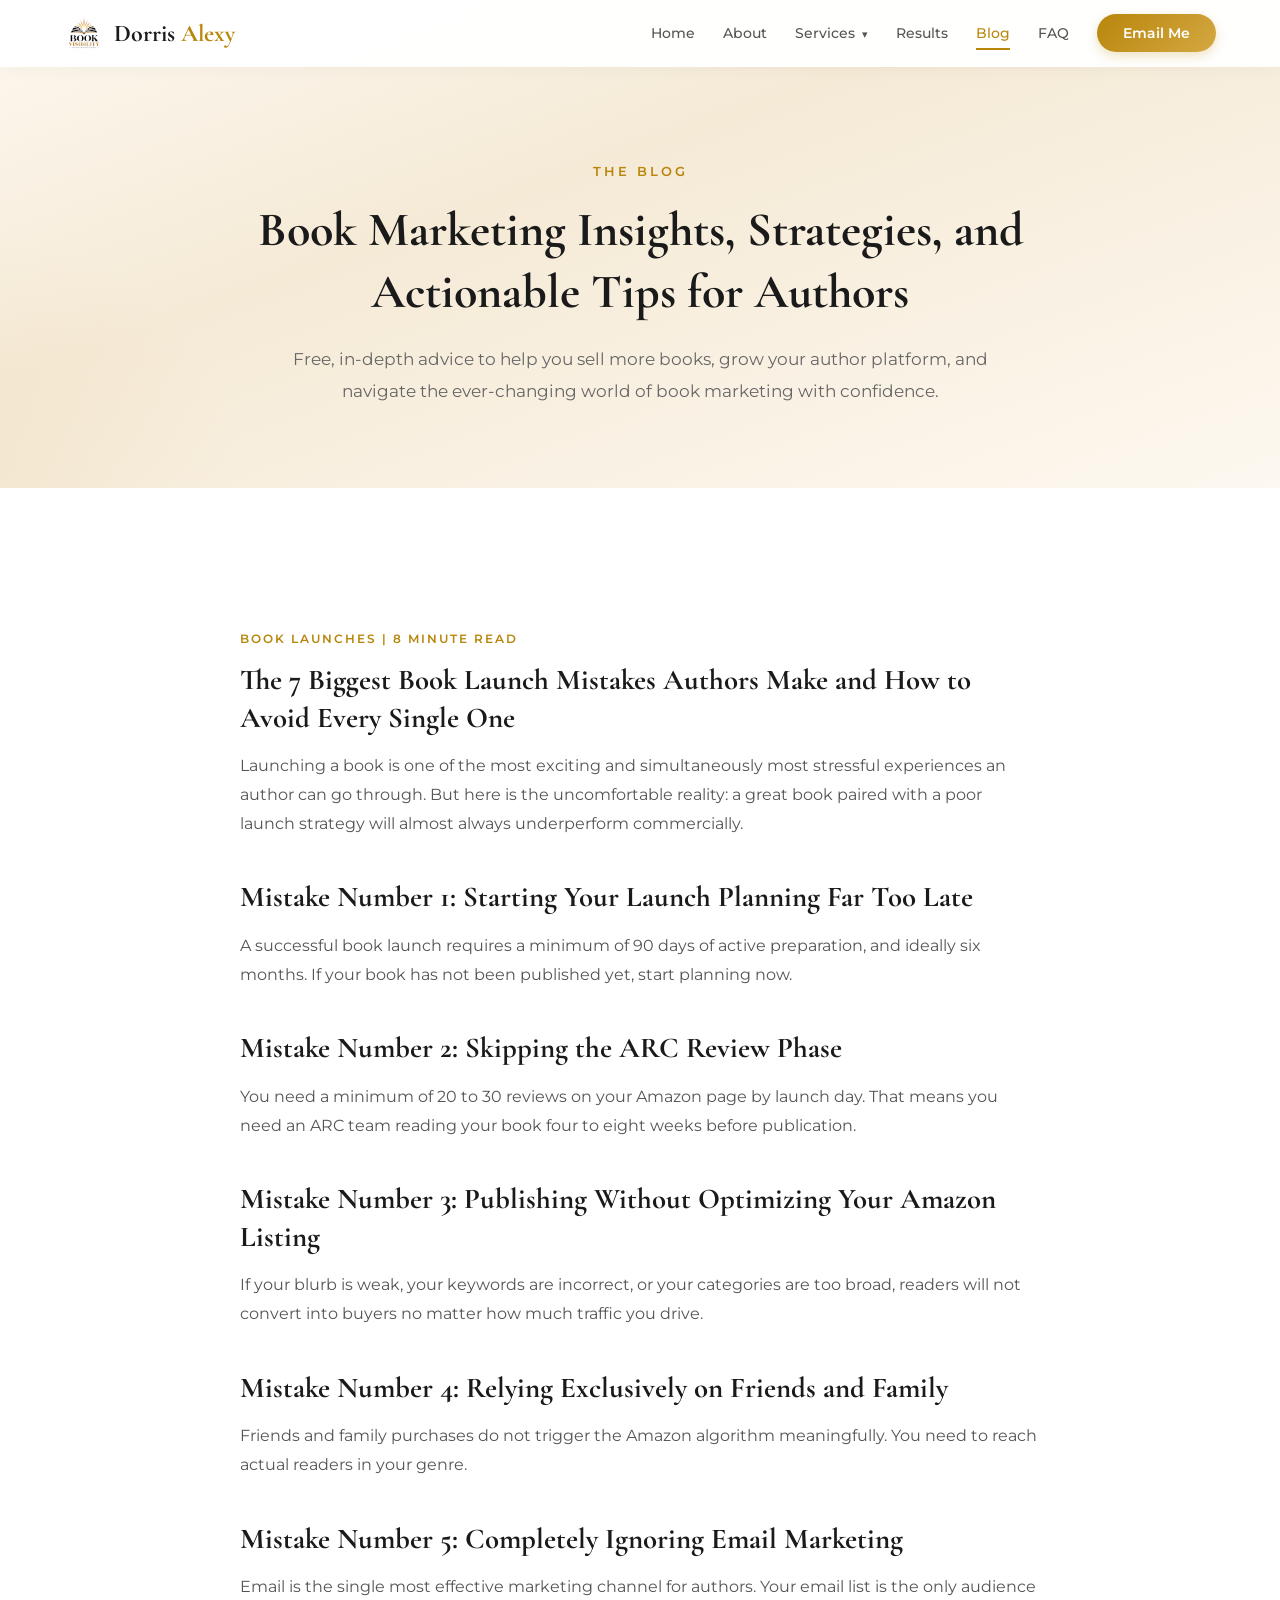
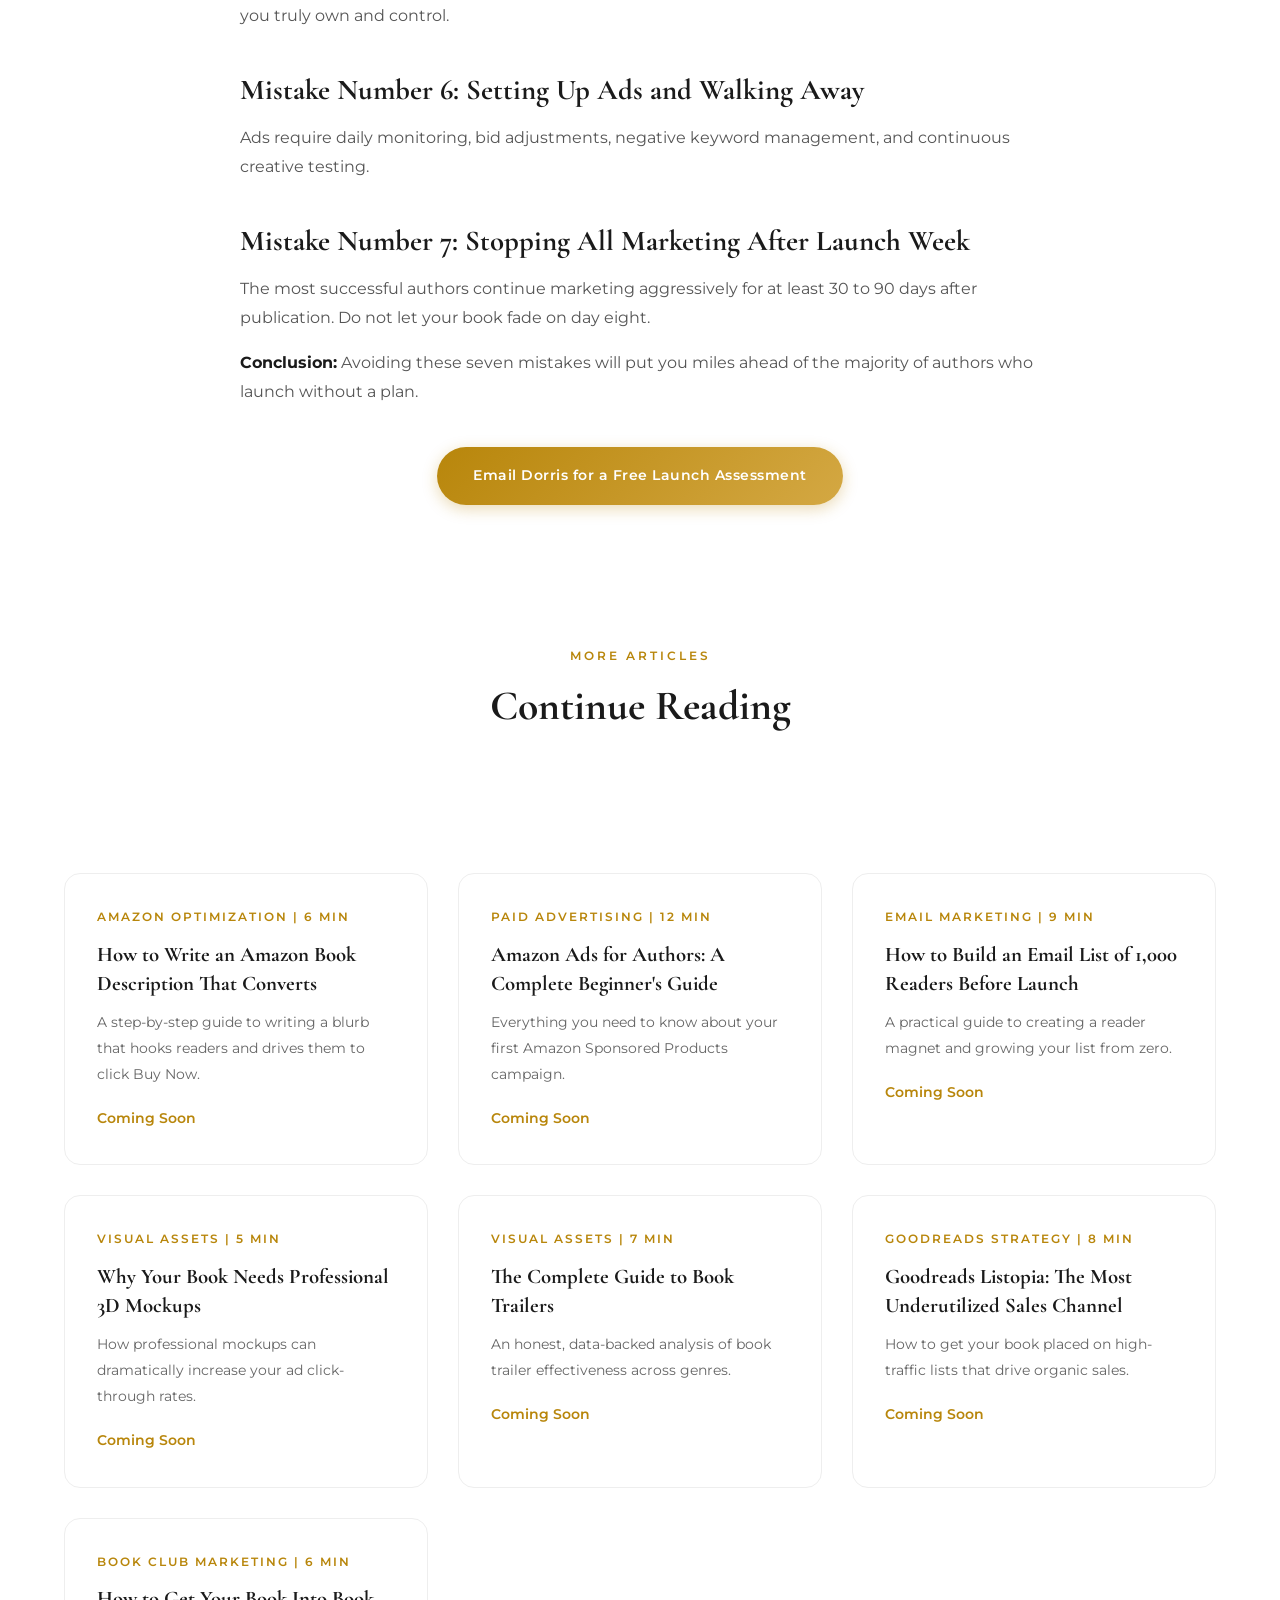
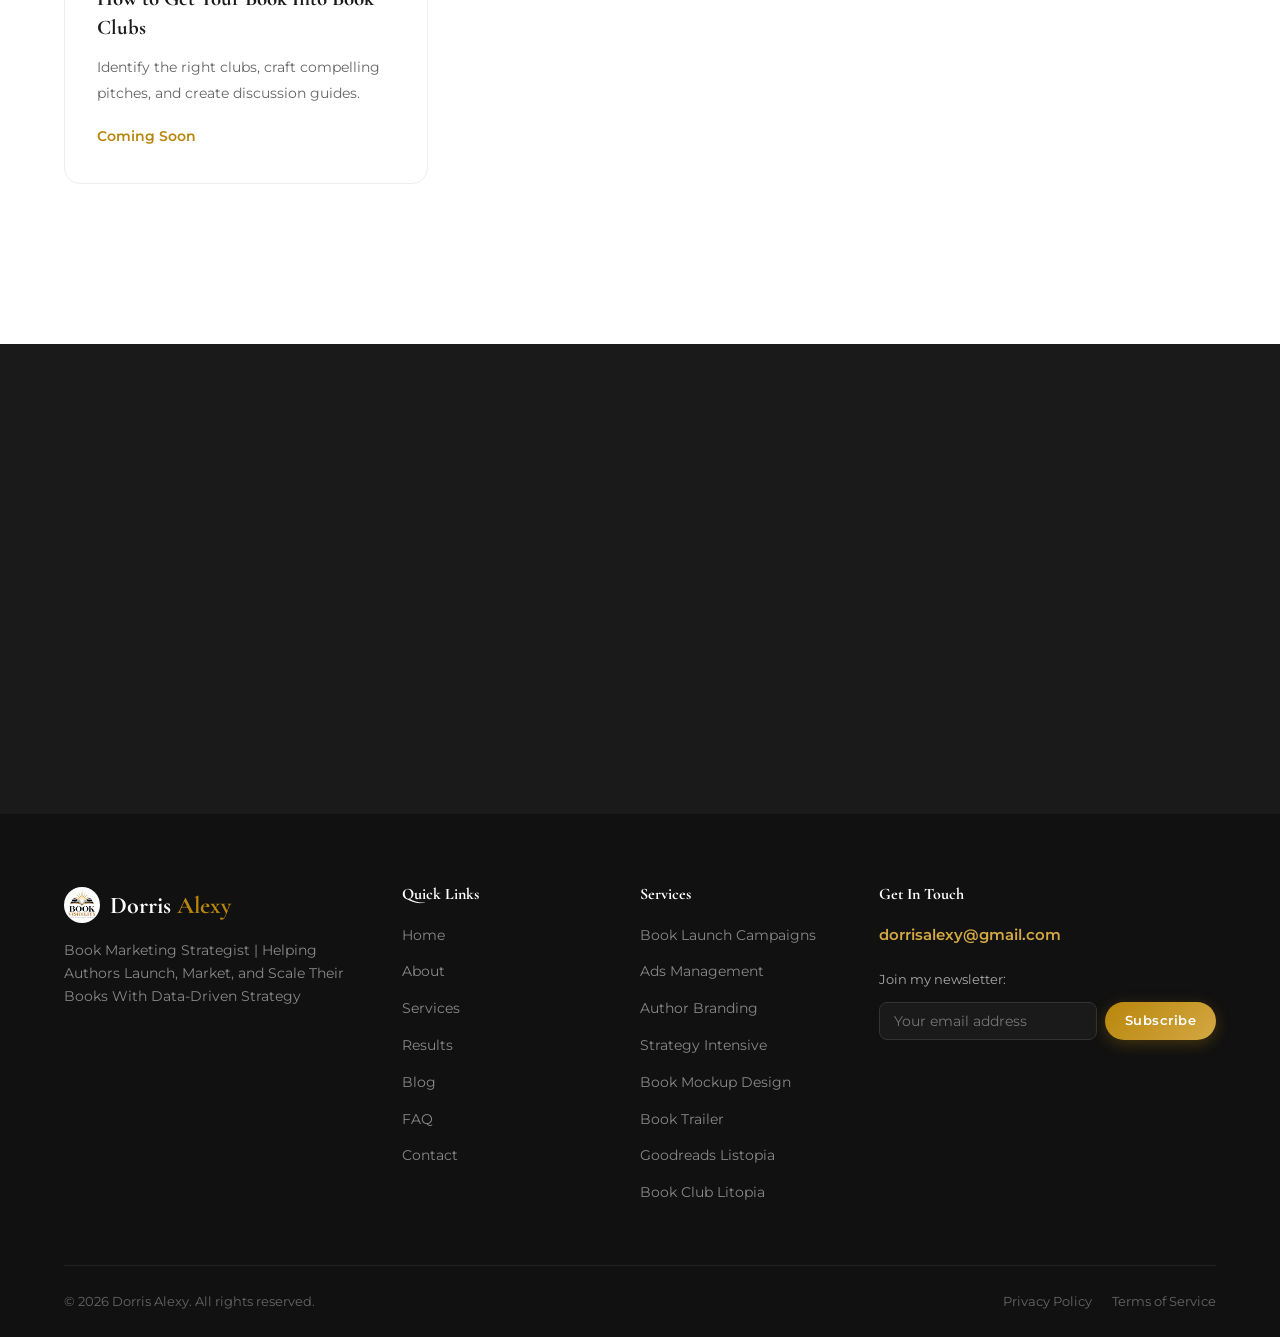
<file: blog.html>
﻿<!DOCTYPE html>
<html lang="en">
<head>
    <meta charset="UTF-8">
    <meta name="viewport" content="width=device-width, initial-scale=1.0">
    <title>Blog | Dorris Alexy Book Marketing Strategist</title>
    <link rel="icon" type="image/png" href="Dorris Alexy.png">
    <link rel="stylesheet" href="style.css">
    <link href="https://fonts.googleapis.com/css2?family=Cormorant+Garamond:wght@400;500;600;700&family=Montserrat:wght@300;400;500;600;700&display=swap" rel="stylesheet">
</head>
<body>

    <nav class="navbar" id="navbar">
        <div class="container nav-container">
            <a href="index.html" class="logo"><img src="Dorris Alexy.png" alt="Dorris Alexy Logo" class="logo-img"><span class="logo-text">Dorris <span class="gold">Alexy</span></span></a>
            <ul class="nav-links" id="navLinks">
                <li><a href="index.html">Home</a></li>
                <li><a href="about.html">About</a></li>
                <li class="dropdown"><a href="services.html" class="dropdown-toggle">Services <span class="arrow">&#9662;</span></a><ul class="dropdown-menu"><li><a href="services.html#services-overview">All Services</a></li><li><a href="services.html#launch">Book Launch Campaigns</a></li><li><a href="services.html#ads">Book Ads Management</a></li><li><a href="services.html#branding">Author Branding</a></li><li><a href="services.html#strategy">Strategy Intensive</a></li><li><a href="services.html#mockup">Book Mockup Design</a></li><li><a href="services.html#trailer">Book Trailer Production</a></li><li><a href="services.html#goodreads">Goodreads Listopia</a></li><li><a href="services.html#bookclub">Book Club Litopia</a></li></ul></li>
                <li><a href="results.html">Results</a></li>
                <li><a href="blog.html" class="active">Blog</a></li>
                <li><a href="faq.html">FAQ</a></li>
                <li><a href="contact.html" class="btn-nav">Email Me</a></li>
            </ul>
            <div class="hamburger" id="hamburger"><span></span><span></span><span></span></div>
        </div>
    </nav>

    <section class="page-hero">
        <div class="container">
            <p class="hero-tag animate-fade-up">The Blog</p>
            <h1 class="animate-fade-up">Book Marketing Insights, Strategies, and Actionable Tips for Authors</h1>
            <p class="hero-sub animate-fade-up">Free, in-depth advice to help you sell more books, grow your author platform, and navigate the ever-changing world of book marketing with confidence.</p>
        </div>
    </section>

    <section class="service-detail">
        <div class="container">
            <div class="blog-content-full">
                <div class="animate-on-scroll">
                    <span class="blog-category">Book Launches | 8 Minute Read</span>
                    <h2 style="margin-top: 0;">The 7 Biggest Book Launch Mistakes Authors Make and How to Avoid Every Single One</h2>
                    <p>Launching a book is one of the most exciting and simultaneously most stressful experiences an author can go through. But here is the uncomfortable reality: a great book paired with a poor launch strategy will almost always underperform commercially.</p>
                    <h2>Mistake Number 1: Starting Your Launch Planning Far Too Late</h2>
                    <p>A successful book launch requires a minimum of 90 days of active preparation, and ideally six months. If your book has not been published yet, start planning now.</p>
                    <h2>Mistake Number 2: Skipping the ARC Review Phase</h2>
                    <p>You need a minimum of 20 to 30 reviews on your Amazon page by launch day. That means you need an ARC team reading your book four to eight weeks before publication.</p>
                    <h2>Mistake Number 3: Publishing Without Optimizing Your Amazon Listing</h2>
                    <p>If your blurb is weak, your keywords are incorrect, or your categories are too broad, readers will not convert into buyers no matter how much traffic you drive.</p>
                    <h2>Mistake Number 4: Relying Exclusively on Friends and Family</h2>
                    <p>Friends and family purchases do not trigger the Amazon algorithm meaningfully. You need to reach actual readers in your genre.</p>
                    <h2>Mistake Number 5: Completely Ignoring Email Marketing</h2>
                    <p>Email is the single most effective marketing channel for authors. Your email list is the only audience you truly own and control.</p>
                    <h2>Mistake Number 6: Setting Up Ads and Walking Away</h2>
                    <p>Ads require daily monitoring, bid adjustments, negative keyword management, and continuous creative testing.</p>
                    <h2>Mistake Number 7: Stopping All Marketing After Launch Week</h2>
                    <p>The most successful authors continue marketing aggressively for at least 30 to 90 days after publication. Do not let your book fade on day eight.</p>
                    <p><strong>Conclusion:</strong> Avoiding these seven mistakes will put you miles ahead of the majority of authors who launch without a plan.</p>
                    <div style="text-align: center; margin-top: 40px;">
                        <a href="contact.html" class="btn btn-primary">Email Dorris for a Free Launch Assessment</a>
                    </div>
                </div>
            </div>

            <div class="section-header animate-on-scroll" style="margin-top: 80px;">
                <p class="section-tag">More Articles</p>
                <h2>Continue Reading</h2>
            </div>

            <div class="blog-grid">
                <div class="blog-card animate-on-scroll"><span class="blog-category">Amazon Optimization | 6 Min</span><h3>How to Write an Amazon Book Description That Converts</h3><p>A step-by-step guide to writing a blurb that hooks readers and drives them to click Buy Now.</p><span class="read-more">Coming Soon</span></div>
                <div class="blog-card animate-on-scroll"><span class="blog-category">Paid Advertising | 12 Min</span><h3>Amazon Ads for Authors: A Complete Beginner's Guide</h3><p>Everything you need to know about your first Amazon Sponsored Products campaign.</p><span class="read-more">Coming Soon</span></div>
                <div class="blog-card animate-on-scroll"><span class="blog-category">Email Marketing | 9 Min</span><h3>How to Build an Email List of 1,000 Readers Before Launch</h3><p>A practical guide to creating a reader magnet and growing your list from zero.</p><span class="read-more">Coming Soon</span></div>
                <div class="blog-card animate-on-scroll"><span class="blog-category">Visual Assets | 5 Min</span><h3>Why Your Book Needs Professional 3D Mockups</h3><p>How professional mockups can dramatically increase your ad click-through rates.</p><span class="read-more">Coming Soon</span></div>
                <div class="blog-card animate-on-scroll"><span class="blog-category">Visual Assets | 7 Min</span><h3>The Complete Guide to Book Trailers</h3><p>An honest, data-backed analysis of book trailer effectiveness across genres.</p><span class="read-more">Coming Soon</span></div>
                <div class="blog-card animate-on-scroll"><span class="blog-category">Goodreads Strategy | 8 Min</span><h3>Goodreads Listopia: The Most Underutilized Sales Channel</h3><p>How to get your book placed on high-traffic lists that drive organic sales.</p><span class="read-more">Coming Soon</span></div>
                <div class="blog-card animate-on-scroll"><span class="blog-category">Book Club Marketing | 6 Min</span><h3>How to Get Your Book Into Book Clubs</h3><p>Identify the right clubs, craft compelling pitches, and create discussion guides.</p><span class="read-more">Coming Soon</span></div>
                <div class="blog-card animate-on-scroll"><span class="blog-category">Reviews | 8 Min</span><h3>The Truth About Book Reviews</h3><p>How to generate authentic reviews without breaking Amazon's policies.</p><span class="read-more">Coming Soon</span></div>
                <div class="blog-card animate-on-scroll"><span class="blog-category">Pricing Strategy | 6 Min</span><h3>How to Price Your Book for Maximum Sales</h3><p>Data-driven book pricing across genres and the psychology behind price points.</p><span class="read-more">Coming Soon</span></div>
            </div>
        </div>
    </section>

    <section class="final-cta" style="background: #1a1a1a; color: #ffffff;">
        <div class="container animate-on-scroll">
            <h2 style="color: #ffffff;">Want More Strategies Delivered to Your Inbox?</h2>
            <p style="color: #ccc;">Join my newsletter for weekly book marketing strategies and exclusive resources. No spam. Just actionable advice.</p>
            <form action="https://formspree.io/f/mljdvzgd" method="POST" style="display: flex; gap: 12px; justify-content: center; flex-wrap: wrap; margin-top: 24px;">
                <input type="email" name="email" placeholder="Enter your email address" required style="padding: 16px 24px; border: 2px solid #333; background: #222; color: #fff; border-radius: 50px; font-size: 0.95rem; min-width: 300px; font-family: 'Montserrat', sans-serif;">
                <button type="submit" class="btn btn-primary">Subscribe</button>
            </form>
        </div>
    </section>

    <footer class="footer">
        <div class="container">
            <div class="footer-top">
                <div class="footer-brand"><a href="index.html" class="logo"><img src="Dorris Alexy.png" alt="Dorris Alexy Logo" class="footer-logo-img"><span class="logo-text">Dorris <span class="gold">Alexy</span></span></a><p class="footer-tagline">Book Marketing Strategist | Helping Authors Launch, Market, and Scale Their Books With Data-Driven Strategy</p></div>
                <div class="footer-links-group"><h4>Quick Links</h4><ul><li><a href="index.html">Home</a></li><li><a href="about.html">About</a></li><li><a href="services.html">Services</a></li><li><a href="results.html">Results</a></li><li><a href="blog.html">Blog</a></li><li><a href="faq.html">FAQ</a></li><li><a href="contact.html">Contact</a></li></ul></div>
                <div class="footer-links-group"><h4>Services</h4><ul><li><a href="services.html#launch">Book Launch Campaigns</a></li><li><a href="services.html#ads">Ads Management</a></li><li><a href="services.html#branding">Author Branding</a></li><li><a href="services.html#strategy">Strategy Intensive</a></li><li><a href="services.html#mockup">Book Mockup Design</a></li><li><a href="services.html#trailer">Book Trailer</a></li><li><a href="services.html#goodreads">Goodreads Listopia</a></li><li><a href="services.html#bookclub">Book Club Litopia</a></li></ul></div>
                <div class="footer-links-group"><h4>Get In Touch</h4><p class="footer-email">dorrisalexy@gmail.com</p><div class="footer-newsletter"><p>Join my newsletter:</p><form action="https://formspree.io/f/mljdvzgd" method="POST" class="newsletter-form"><input type="email" name="email" placeholder="Your email address" required><button type="submit" class="btn btn-primary btn-sm">Subscribe</button></form></div></div>
            </div>
            <div class="footer-bottom"><p>&copy; 2026 Dorris Alexy. All rights reserved.</p><div class="footer-legal"><a href="#">Privacy Policy</a><a href="#">Terms of Service</a></div></div>
        </div>
    </footer>

    <script src="script.js"></script>
</body>
</html>
</file>
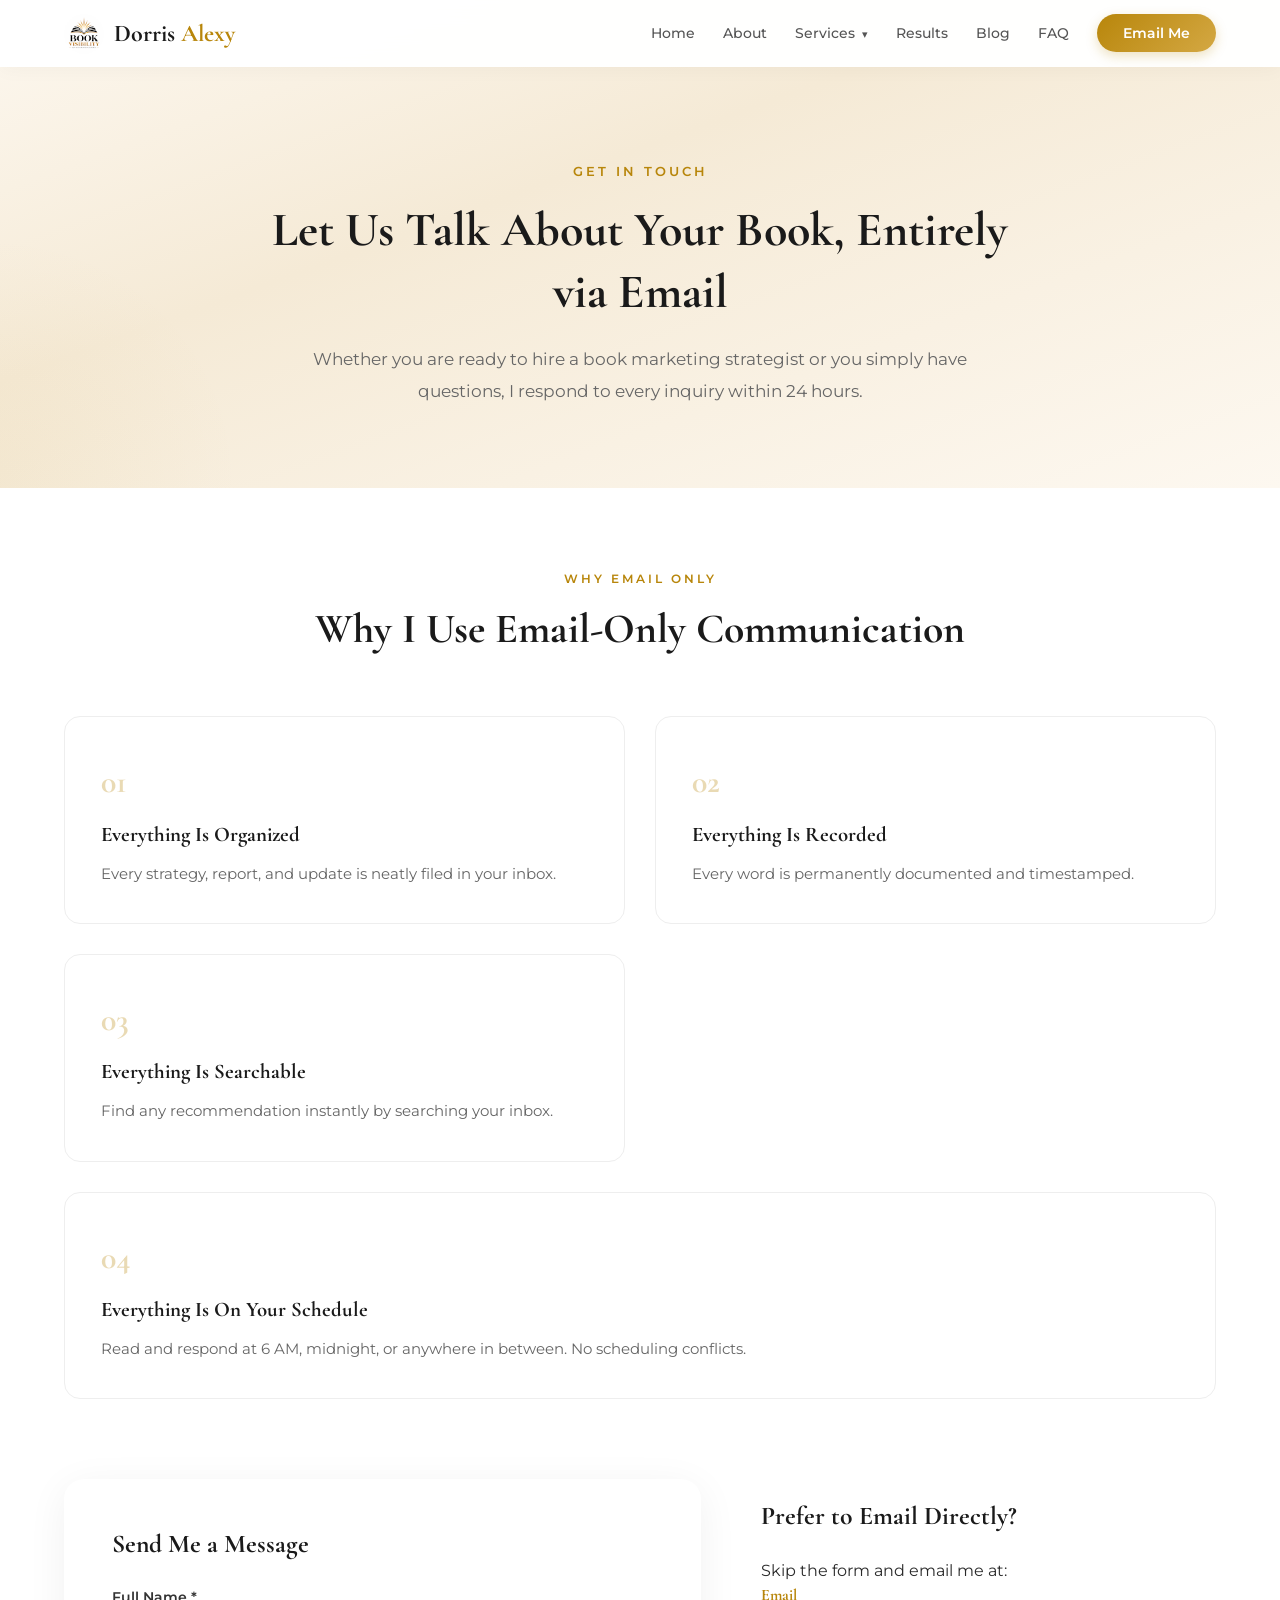
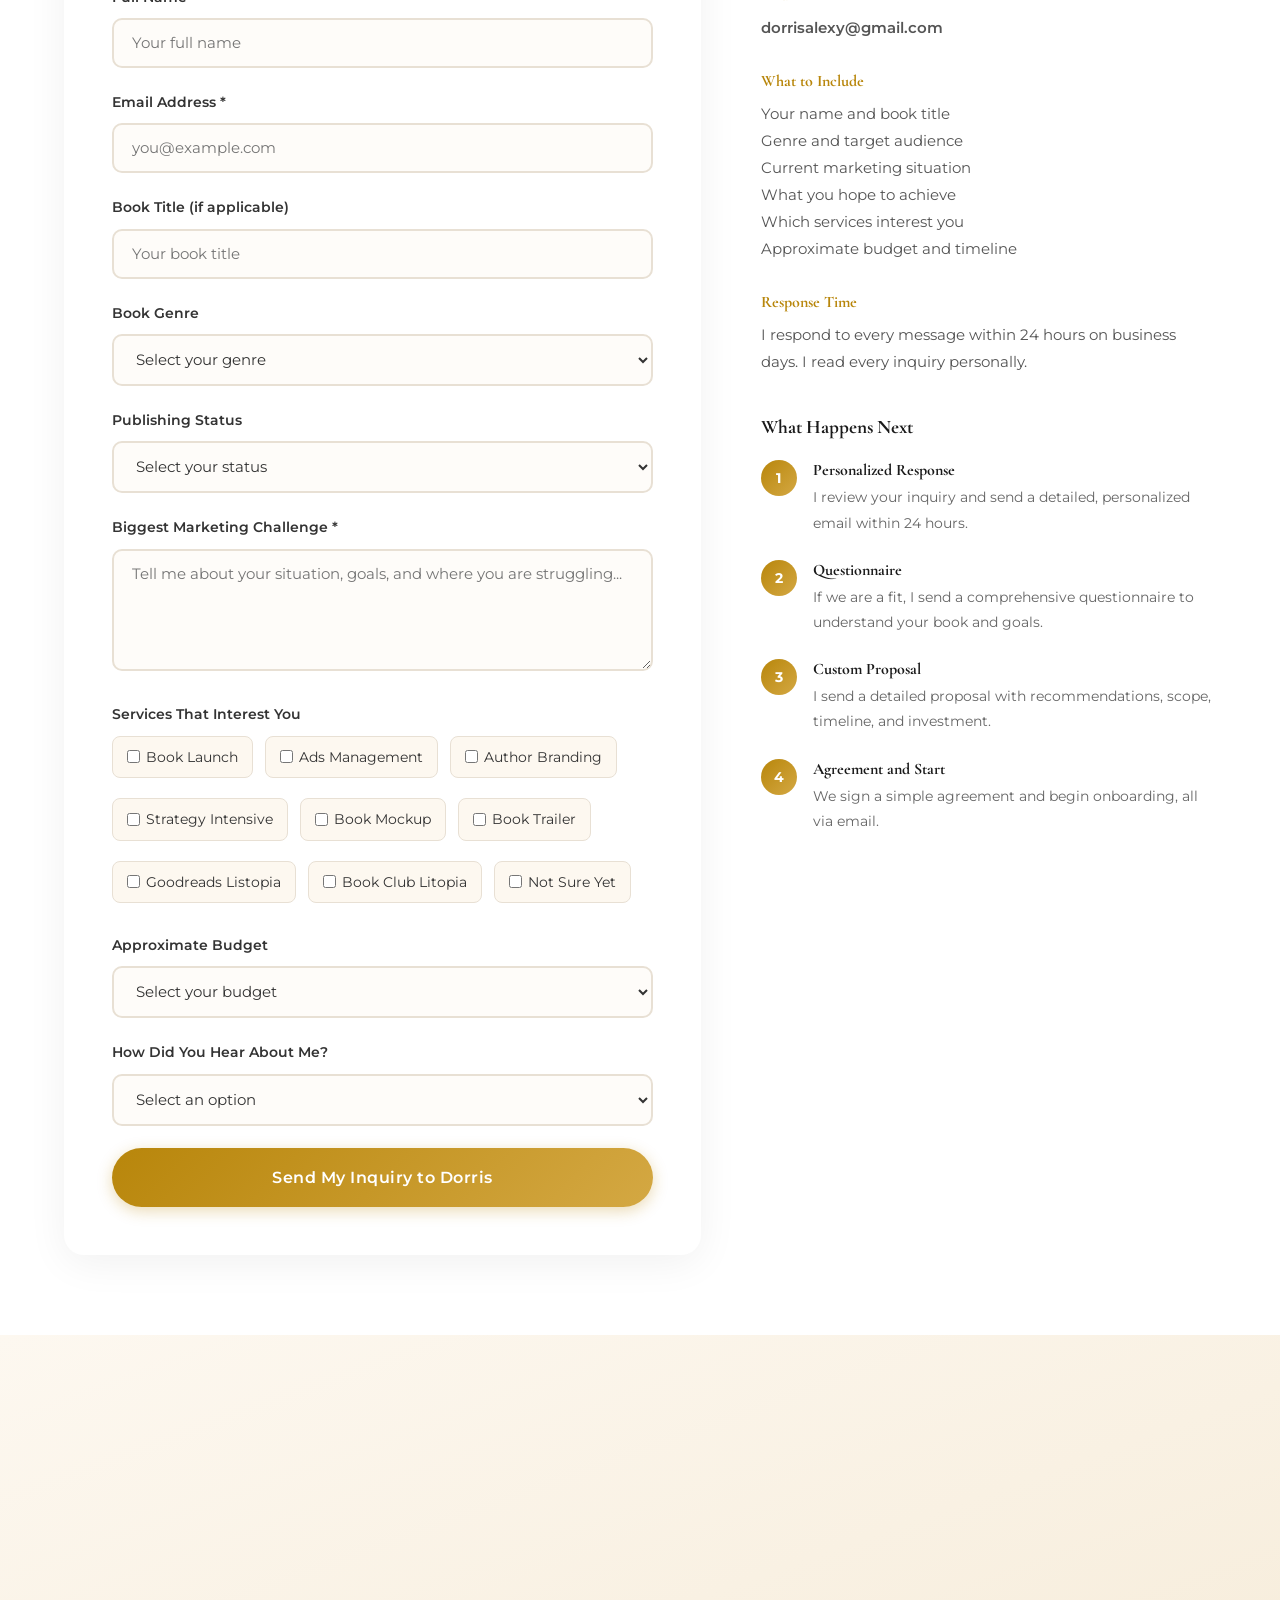
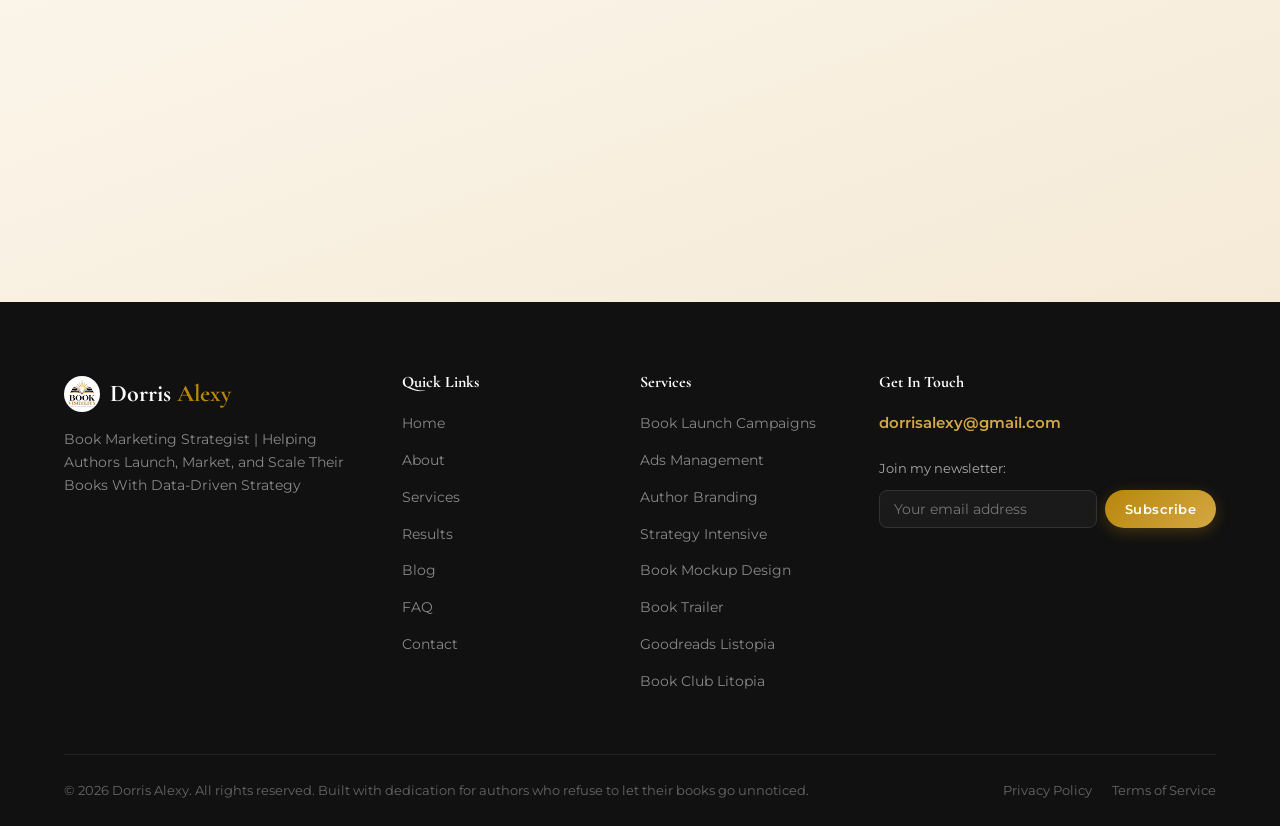
<file: contact.html>
﻿<!DOCTYPE html>
<html lang="en">
<head>
    <meta charset="UTF-8">
    <meta name="viewport" content="width=device-width, initial-scale=1.0">
    <title>Contact | Dorris Alexy Book Marketing Strategist</title>
    <link rel="icon" type="image/png" href="Dorris Alexy.png">
    <link rel="stylesheet" href="style.css">
    <link href="https://fonts.googleapis.com/css2?family=Cormorant+Garamond:wght@400;500;600;700&family=Montserrat:wght@300;400;500;600;700&display=swap" rel="stylesheet">
</head>
<body>

    <nav class="navbar" id="navbar">
        <div class="container nav-container">
            <a href="index.html" class="logo"><img src="Dorris Alexy.png" alt="Dorris Alexy Logo" class="logo-img"><span class="logo-text">Dorris <span class="gold">Alexy</span></span></a>
            <ul class="nav-links" id="navLinks">
                <li><a href="index.html">Home</a></li>
                <li><a href="about.html">About</a></li>
                <li class="dropdown"><a href="services.html" class="dropdown-toggle">Services <span class="arrow">&#9662;</span></a><ul class="dropdown-menu"><li><a href="services.html#services-overview">All Services</a></li><li><a href="services.html#launch">Book Launch Campaigns</a></li><li><a href="services.html#ads">Book Ads Management</a></li><li><a href="services.html#branding">Author Branding</a></li><li><a href="services.html#strategy">Strategy Intensive</a></li><li><a href="services.html#mockup">Book Mockup Design</a></li><li><a href="services.html#trailer">Book Trailer Production</a></li><li><a href="services.html#goodreads">Goodreads Listopia</a></li><li><a href="services.html#bookclub">Book Club Litopia</a></li></ul></li>
                <li><a href="results.html">Results</a></li>
                <li><a href="blog.html">Blog</a></li>
                <li><a href="faq.html">FAQ</a></li>
                <li><a href="contact.html" class="btn-nav active">Email Me</a></li>
            </ul>
            <div class="hamburger" id="hamburger"><span></span><span></span><span></span></div>
        </div>
    </nav>

    <section class="page-hero">
        <div class="container">
            <p class="hero-tag animate-fade-up">Get In Touch</p>
            <h1 class="animate-fade-up">Let Us Talk About Your Book, Entirely via Email</h1>
            <p class="hero-sub animate-fade-up">Whether you are ready to hire a book marketing strategist or you simply have questions, I respond to every inquiry within 24 hours.</p>
        </div>
    </section>

    <section class="contact-section">
        <div class="container">
            <div class="section-header animate-on-scroll">
                <p class="section-tag">Why Email Only</p>
                <h2>Why I Use Email-Only Communication</h2>
            </div>
            <div class="why-grid" style="margin-bottom: 80px;">
                <div class="why-card animate-on-scroll"><span class="why-number">01</span><h3>Everything Is Organized</h3><p>Every strategy, report, and update is neatly filed in your inbox.</p></div>
                <div class="why-card animate-on-scroll"><span class="why-number">02</span><h3>Everything Is Recorded</h3><p>Every word is permanently documented and timestamped.</p></div>
                <div class="why-card animate-on-scroll"><span class="why-number">03</span><h3>Everything Is Searchable</h3><p>Find any recommendation instantly by searching your inbox.</p></div>
                <div class="why-card animate-on-scroll" style="grid-column: span 2;"><span class="why-number">04</span><h3>Everything Is On Your Schedule</h3><p>Read and respond at 6 AM, midnight, or anywhere in between. No scheduling conflicts.</p></div>
            </div>

            <div class="contact-grid">
                <form action="https://formspree.io/f/mljdvzgd" method="POST" class="contact-form animate-on-scroll">
                    <h3 style="font-size: 1.6rem; margin-bottom: 24px;">Send Me a Message</h3>
                    <div class="form-group"><label for="name">Full Name *</label><input type="text" id="name" name="name" placeholder="Your full name" required></div>
                    <div class="form-group"><label for="email">Email Address *</label><input type="email" id="email" name="email" placeholder="you@example.com" required></div>
                    <div class="form-group"><label for="book-title">Book Title (if applicable)</label><input type="text" id="book-title" name="book-title" placeholder="Your book title"></div>
                    <div class="form-group"><label for="genre">Book Genre</label><select id="genre" name="genre"><option value="">Select your genre</option><option value="Romance">Romance</option><option value="Thriller and Mystery">Thriller and Mystery</option><option value="Fantasy and Science Fiction">Fantasy and Science Fiction</option><option value="Literary Fiction">Literary Fiction</option><option value="Historical Fiction">Historical Fiction</option><option value="Self-Help">Self-Help</option><option value="Business and Finance">Business and Finance</option><option value="Memoir and Biography">Memoir and Biography</option><option value="Health and Wellness">Health and Wellness</option><option value="Children and Young Adult">Children's and Young Adult</option><option value="Christian and Inspirational">Christian and Inspirational</option><option value="Other">Other</option></select></div>
                    <div class="form-group"><label for="status">Publishing Status</label><select id="status" name="publishing-status"><option value="">Select your status</option><option value="Not Yet Written">Not Yet Written</option><option value="Manuscript Complete">Manuscript Complete</option><option value="Publishing in 3 Months">Publishing in 3 Months</option><option value="Publishing in 3-6 Months">Publishing in 3 to 6 Months</option><option value="Published Less Than 1 Year">Published Less Than 1 Year Ago</option><option value="Published More Than 1 Year">Published More Than 1 Year Ago</option><option value="Traditionally Published">Traditionally Published</option></select></div>
                    <div class="form-group"><label for="challenge">Biggest Marketing Challenge *</label><textarea id="challenge" name="challenge" rows="5" placeholder="Tell me about your situation, goals, and where you are struggling..." required></textarea></div>
                    <div class="form-group"><label>Services That Interest You</label><div class="checkbox-group"><label><input type="checkbox" name="services" value="Book Launch Campaign"> Book Launch</label><label><input type="checkbox" name="services" value="Ads Management"> Ads Management</label><label><input type="checkbox" name="services" value="Author Branding"> Author Branding</label><label><input type="checkbox" name="services" value="Strategy Intensive"> Strategy Intensive</label><label><input type="checkbox" name="services" value="Book Mockup"> Book Mockup</label><label><input type="checkbox" name="services" value="Book Trailer"> Book Trailer</label><label><input type="checkbox" name="services" value="Goodreads Listopia"> Goodreads Listopia</label><label><input type="checkbox" name="services" value="Book Club Litopia"> Book Club Litopia</label><label><input type="checkbox" name="services" value="Not Sure Yet"> Not Sure Yet</label></div></div>
                    <div class="form-group"><label for="budget">Approximate Budget</label><select id="budget" name="budget"><option value="">Select your budget</option><option value="Under $500">Under $500</option><option value="$500 to $1,500">$500 to $1,500</option><option value="$1,500 to $3,000">$1,500 to $3,000</option><option value="$3,000 to $5,000">$3,000 to $5,000</option><option value="$5,000 to $10,000">$5,000 to $10,000</option><option value="$10,000+">$10,000 and Above</option><option value="Not Sure">Not Sure Yet</option></select></div>
                    <div class="form-group"><label for="referral">How Did You Hear About Me?</label><select id="referral" name="referral"><option value="">Select an option</option><option value="Google">Google Search</option><option value="Referral">Referral</option><option value="Podcast">Podcast</option><option value="Blog">Blog or Article</option><option value="Conference">Conference or Event</option><option value="Other">Other</option></select></div>
                    <button type="submit" class="btn btn-primary btn-large" style="width: 100%;">Send My Inquiry to Dorris</button>
                </form>

                <div class="contact-info animate-on-scroll">
                    <h3>Prefer to Email Directly?</h3>
                    <p>Skip the form and email me at:</p>
                    <div class="info-block"><h4>Email</h4><p class="email-link">dorrisalexy@gmail.com</p></div>
                    <div class="info-block"><h4>What to Include</h4><p>Your name and book title</p><p>Genre and target audience</p><p>Current marketing situation</p><p>What you hope to achieve</p><p>Which services interest you</p><p>Approximate budget and timeline</p></div>
                    <div class="info-block"><h4>Response Time</h4><p>I respond to every message within 24 hours on business days. I read every inquiry personally.</p></div>
                    <div class="process-steps">
                        <h4 style="font-size: 1.2rem; margin-bottom: 20px;">What Happens Next</h4>
                        <div class="process-step"><div class="step-num">1</div><div class="step-text"><h4>Personalized Response</h4><p>I review your inquiry and send a detailed, personalized email within 24 hours.</p></div></div>
                        <div class="process-step"><div class="step-num">2</div><div class="step-text"><h4>Questionnaire</h4><p>If we are a fit, I send a comprehensive questionnaire to understand your book and goals.</p></div></div>
                        <div class="process-step"><div class="step-num">3</div><div class="step-text"><h4>Custom Proposal</h4><p>I send a detailed proposal with recommendations, scope, timeline, and investment.</p></div></div>
                        <div class="process-step"><div class="step-num">4</div><div class="step-text"><h4>Agreement and Start</h4><p>We sign a simple agreement and begin onboarding, all via email.</p></div></div>
                    </div>
                </div>
            </div>
        </div>
    </section>

    <section class="final-cta">
        <div class="container animate-on-scroll">
            <img src="Dorris Alexy.png" alt="Dorris Alexy" class="cta-logo">
            <h2>Your Book Deserves to Be Read. Let Us Make That Happen.</h2>
            <p>One email is all it takes to begin transforming your book sales.</p>
            <a href="mailto:dorrisalexy@gmail.com" class="btn btn-primary btn-large">Email Dorris Now</a>
        </div>
    </section>

    <footer class="footer">
        <div class="container">
            <div class="footer-top">
                <div class="footer-brand"><a href="index.html" class="logo"><img src="Dorris Alexy.png" alt="Dorris Alexy Logo" class="footer-logo-img"><span class="logo-text">Dorris <span class="gold">Alexy</span></span></a><p class="footer-tagline">Book Marketing Strategist | Helping Authors Launch, Market, and Scale Their Books With Data-Driven Strategy</p></div>
                <div class="footer-links-group"><h4>Quick Links</h4><ul><li><a href="index.html">Home</a></li><li><a href="about.html">About</a></li><li><a href="services.html">Services</a></li><li><a href="results.html">Results</a></li><li><a href="blog.html">Blog</a></li><li><a href="faq.html">FAQ</a></li><li><a href="contact.html">Contact</a></li></ul></div>
                <div class="footer-links-group"><h4>Services</h4><ul><li><a href="services.html#launch">Book Launch Campaigns</a></li><li><a href="services.html#ads">Ads Management</a></li><li><a href="services.html#branding">Author Branding</a></li><li><a href="services.html#strategy">Strategy Intensive</a></li><li><a href="services.html#mockup">Book Mockup Design</a></li><li><a href="services.html#trailer">Book Trailer</a></li><li><a href="services.html#goodreads">Goodreads Listopia</a></li><li><a href="services.html#bookclub">Book Club Litopia</a></li></ul></div>
                <div class="footer-links-group"><h4>Get In Touch</h4><p class="footer-email">dorrisalexy@gmail.com</p><div class="footer-newsletter"><p>Join my newsletter:</p><form action="https://formspree.io/f/mljdvzgd" method="POST" class="newsletter-form"><input type="email" name="email" placeholder="Your email address" required><button type="submit" class="btn btn-primary btn-sm">Subscribe</button></form></div></div>
            </div>
            <div class="footer-bottom"><p>&copy; 2026 Dorris Alexy. All rights reserved. Built with dedication for authors who refuse to let their books go unnoticed.</p><div class="footer-legal"><a href="#">Privacy Policy</a><a href="#">Terms of Service</a></div></div>
        </div>
    </footer>

    <script src="script.js"></script>
</body>
</html>
</file>
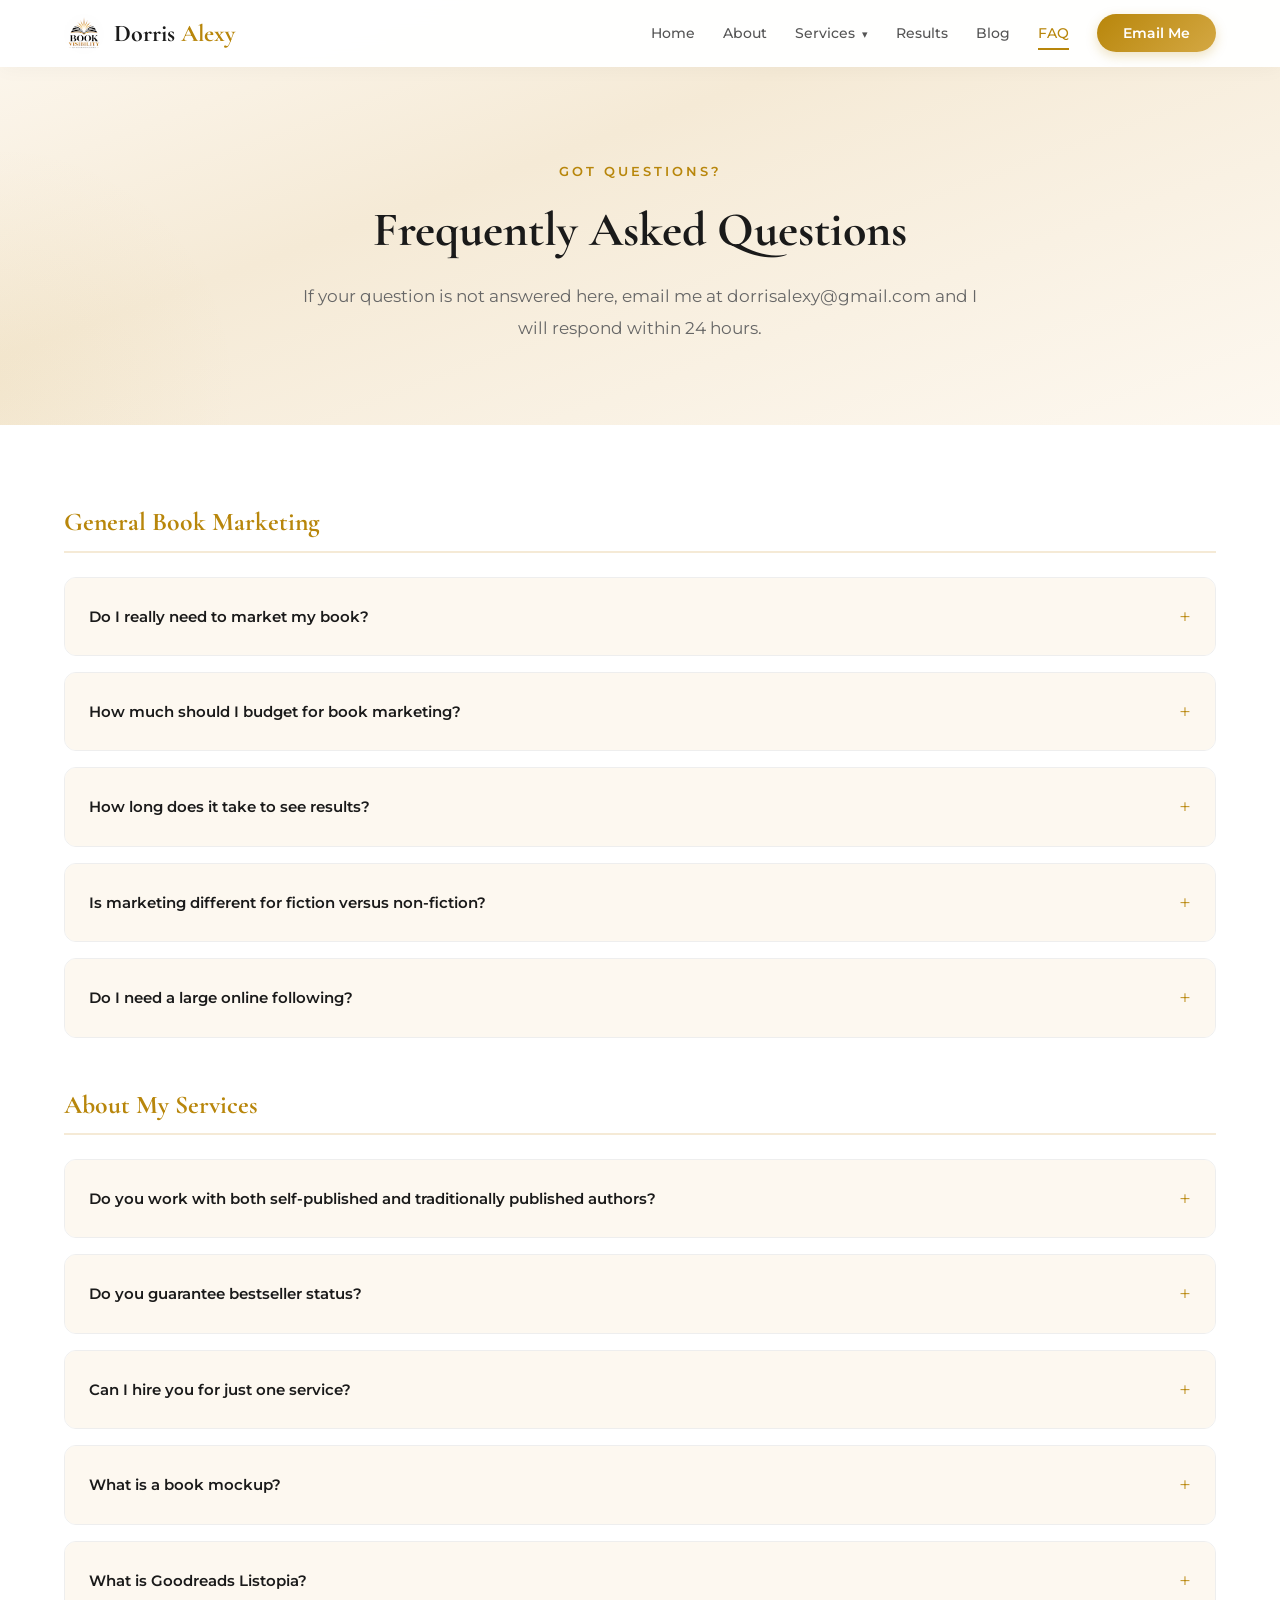
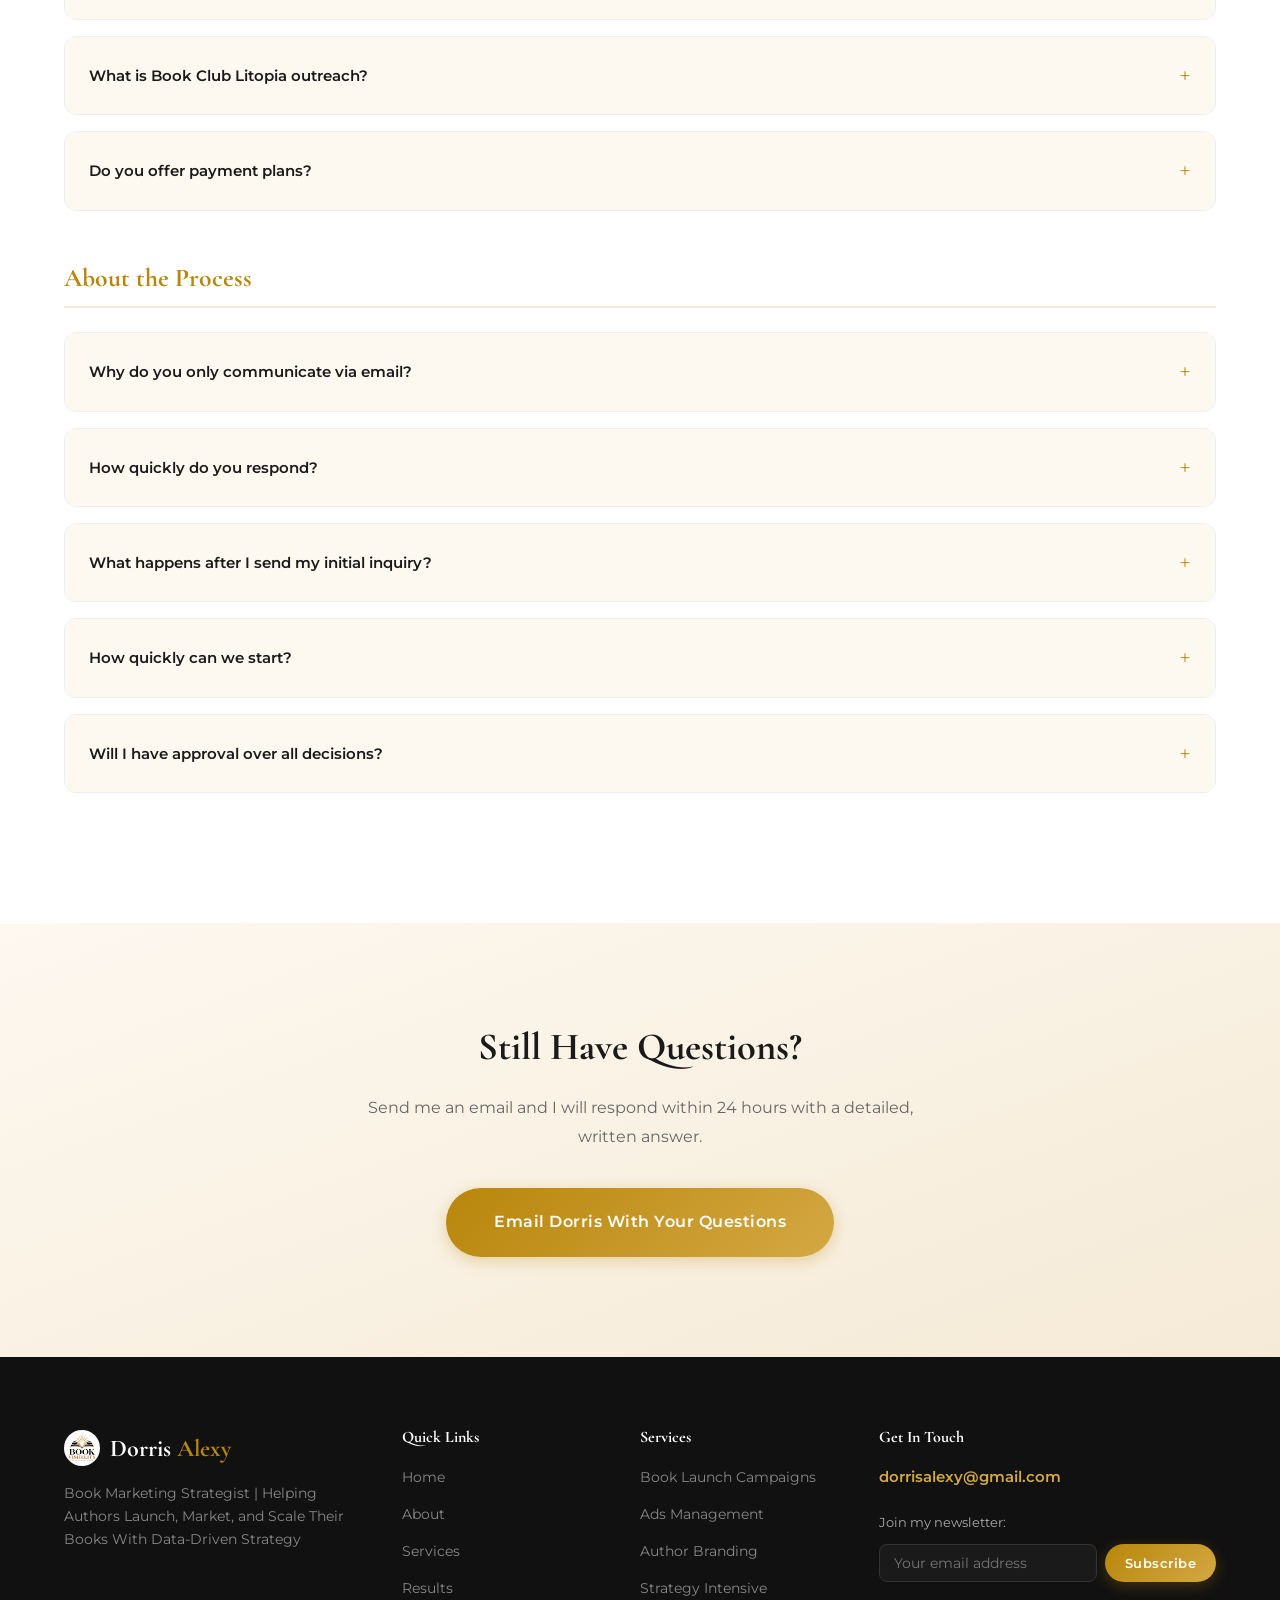
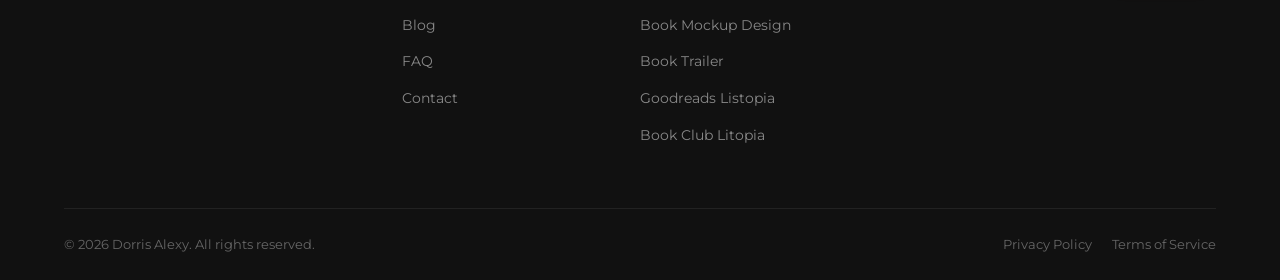
<file: faq.html>
﻿<!DOCTYPE html>
<html lang="en">
<head>
    <meta charset="UTF-8">
    <meta name="viewport" content="width=device-width, initial-scale=1.0">
    <title>FAQ | Dorris Alexy Book Marketing Strategist</title>
    <link rel="icon" type="image/png" href="Dorris Alexy.png">
    <link rel="stylesheet" href="style.css">
    <link href="https://fonts.googleapis.com/css2?family=Cormorant+Garamond:wght@400;500;600;700&family=Montserrat:wght@300;400;500;600;700&display=swap" rel="stylesheet">
</head>
<body>

    <nav class="navbar" id="navbar">
        <div class="container nav-container">
            <a href="index.html" class="logo"><img src="Dorris Alexy.png" alt="Dorris Alexy Logo" class="logo-img"><span class="logo-text">Dorris <span class="gold">Alexy</span></span></a>
            <ul class="nav-links" id="navLinks">
                <li><a href="index.html">Home</a></li>
                <li><a href="about.html">About</a></li>
                <li class="dropdown"><a href="services.html" class="dropdown-toggle">Services <span class="arrow">&#9662;</span></a><ul class="dropdown-menu"><li><a href="services.html#services-overview">All Services</a></li><li><a href="services.html#launch">Book Launch Campaigns</a></li><li><a href="services.html#ads">Book Ads Management</a></li><li><a href="services.html#branding">Author Branding</a></li><li><a href="services.html#strategy">Strategy Intensive</a></li><li><a href="services.html#mockup">Book Mockup Design</a></li><li><a href="services.html#trailer">Book Trailer Production</a></li><li><a href="services.html#goodreads">Goodreads Listopia</a></li><li><a href="services.html#bookclub">Book Club Litopia</a></li></ul></li>
                <li><a href="results.html">Results</a></li>
                <li><a href="blog.html">Blog</a></li>
                <li><a href="faq.html" class="active">FAQ</a></li>
                <li><a href="contact.html" class="btn-nav">Email Me</a></li>
            </ul>
            <div class="hamburger" id="hamburger"><span></span><span></span><span></span></div>
        </div>
    </nav>

    <section class="page-hero">
        <div class="container">
            <p class="hero-tag animate-fade-up">Got Questions?</p>
            <h1 class="animate-fade-up">Frequently Asked Questions</h1>
            <p class="hero-sub animate-fade-up">If your question is not answered here, email me at dorrisalexy@gmail.com and I will respond within 24 hours.</p>
        </div>
    </section>

    <section class="faq-section">
        <div class="container">

            <div class="faq-category animate-on-scroll">
                <h3>General Book Marketing</h3>
                <div class="faq-item"><div class="faq-question">Do I really need to market my book?<span class="faq-toggle">+</span></div><div class="faq-answer"><p>Amazon publishes over four million new books every year. Without a marketing strategy, your book will be invisible. Amazon's algorithm rewards books that generate early sales, so you need to drive those initial sales yourself.</p></div></div>
                <div class="faq-item"><div class="faq-question">How much should I budget for book marketing?<span class="faq-toggle">+</span></div><div class="faq-answer"><p>Budget a minimum of $500 to $1,000 for a basic launch and $1,000 to $5,000+ for a comprehensive launch with ads, visual assets, Goodreads placement, and book club outreach. For ongoing ads, plan for $500 to $2,000 per month in ad spend plus management fees.</p></div></div>
                <div class="faq-item"><div class="faq-question">How long does it take to see results?<span class="faq-toggle">+</span></div><div class="faq-answer"><p>Paid ads can generate sales within 1 to 2 weeks. Launch campaigns show dramatic results during launch week and the following 30 days. Platform building shows growth within 60 to 90 days. Goodreads placements drive traffic within 2 to 4 weeks. Book club outreach takes 4 to 6 weeks.</p></div></div>
                <div class="faq-item"><div class="faq-question">Is marketing different for fiction versus non-fiction?<span class="faq-toggle">+</span></div><div class="faq-answer"><p>Yes, significantly. Fiction focuses on genre communities, tropes, and series read-through. Non-fiction focuses on authority building, credibility, and leveraging the book as a lead generation tool. I have experience with both.</p></div></div>
                <div class="faq-item"><div class="faq-question">Do I need a large online following?<span class="faq-toggle">+</span></div><div class="faq-answer"><p>No. A small but engaged email list of 1,000 readers will outsell a disengaged audience of 50,000 every time. What matters is having a targeted marketing plan.</p></div></div>
            </div>

            <div class="faq-category animate-on-scroll">
                <h3>About My Services</h3>
                <div class="faq-item"><div class="faq-question">Do you work with both self-published and traditionally published authors?<span class="faq-toggle">+</span></div><div class="faq-answer"><p>Yes. I work with indie, hybrid, and traditionally published authors. Even with a publisher, you are responsible for most of your marketing.</p></div></div>
                <div class="faq-item"><div class="faq-question">Do you guarantee bestseller status?<span class="faq-toggle">+</span></div><div class="faq-answer"><p>No. Be wary of anyone who does. I guarantee proven, data-driven strategies that give your book the best possible chance. I will always be transparent about realistic expectations.</p></div></div>
                <div class="faq-item"><div class="faq-question">Can I hire you for just one service?<span class="faq-toggle">+</span></div><div class="faq-answer"><p>Absolutely. Many clients start with a single service like a Strategy Intensive or book mockup and expand later. Zero pressure to commit to more.</p></div></div>
                <div class="faq-item"><div class="faq-question">What is a book mockup?<span class="faq-toggle">+</span></div><div class="faq-answer"><p>A photorealistic 3D rendering that makes your book look like a physical copy. It elevates your visual presentation, increases ad click-through rates, and gives reviewers compelling visuals. I have seen mockups alone double click-through rates.</p></div></div>
                <div class="faq-item"><div class="faq-question">What is Goodreads Listopia?<span class="faq-toggle">+</span></div><div class="faq-answer"><p>Curated book lists on Goodreads that receive millions of views from readers actively looking for their next read. I get your book placed on the right lists for massive organic visibility.</p></div></div>
                <div class="faq-item"><div class="faq-question">What is Book Club Litopia outreach?<span class="faq-toggle">+</span></div><div class="faq-answer"><p>A targeted campaign to get your book adopted by book clubs. I identify matching clubs, craft custom pitches, create discussion guides, and coordinate author Q and A sessions via email. A single adoption can drive dozens of bulk purchases.</p></div></div>
                <div class="faq-item"><div class="faq-question">Do you offer payment plans?<span class="faq-toggle">+</span></div><div class="faq-answer"><p>Yes. I offer flexible payment options including monthly installments for most services.</p></div></div>
            </div>

            <div class="faq-category animate-on-scroll">
                <h3>About the Process</h3>
                <div class="faq-item"><div class="faq-question">Why do you only communicate via email?<span class="faq-toggle">+</span></div><div class="faq-answer"><p>Email keeps everything organized, documented, and searchable. It eliminates miscommunication, respects your time, and creates a permanent archive of your entire marketing journey. Many clients say this is what they value most.</p></div></div>
                <div class="faq-item"><div class="faq-question">How quickly do you respond?<span class="faq-toggle">+</span></div><div class="faq-answer"><p>Within 24 hours on business days. During active launch weeks, within a few hours.</p></div></div>
                <div class="faq-item"><div class="faq-question">What happens after I send my initial inquiry?<span class="faq-toggle">+</span></div><div class="faq-answer"><p>I send a personalized response within 24 hours. If we are a good fit, I send a questionnaire. Then I send a custom proposal. Zero obligation at any point.</p></div></div>
                <div class="faq-item"><div class="faq-question">How quickly can we start?<span class="faq-toggle">+</span></div><div class="faq-answer"><p>Onboarding begins within 3 to 5 business days of signing. For launches, start 90 days before publication. For ads and platform building, within 1 to 2 weeks. For mockups, trailers, Goodreads, and book clubs, within 1 week.</p></div></div>
                <div class="faq-item"><div class="faq-question">Will I have approval over all decisions?<span class="faq-toggle">+</span></div><div class="faq-answer"><p>Absolutely. You retain final approval on everything. I never publish or launch anything without your explicit written consent via email.</p></div></div>
            </div>

        </div>
    </section>

    <section class="final-cta">
        <div class="container animate-on-scroll">
            <h2>Still Have Questions?</h2>
            <p>Send me an email and I will respond within 24 hours with a detailed, written answer.</p>
            <a href="contact.html" class="btn btn-primary btn-large">Email Dorris With Your Questions</a>
        </div>
    </section>

    <footer class="footer">
        <div class="container">
            <div class="footer-top">
                <div class="footer-brand"><a href="index.html" class="logo"><img src="Dorris Alexy.png" alt="Dorris Alexy Logo" class="footer-logo-img"><span class="logo-text">Dorris <span class="gold">Alexy</span></span></a><p class="footer-tagline">Book Marketing Strategist | Helping Authors Launch, Market, and Scale Their Books With Data-Driven Strategy</p></div>
                <div class="footer-links-group"><h4>Quick Links</h4><ul><li><a href="index.html">Home</a></li><li><a href="about.html">About</a></li><li><a href="services.html">Services</a></li><li><a href="results.html">Results</a></li><li><a href="blog.html">Blog</a></li><li><a href="faq.html">FAQ</a></li><li><a href="contact.html">Contact</a></li></ul></div>
                <div class="footer-links-group"><h4>Services</h4><ul><li><a href="services.html#launch">Book Launch Campaigns</a></li><li><a href="services.html#ads">Ads Management</a></li><li><a href="services.html#branding">Author Branding</a></li><li><a href="services.html#strategy">Strategy Intensive</a></li><li><a href="services.html#mockup">Book Mockup Design</a></li><li><a href="services.html#trailer">Book Trailer</a></li><li><a href="services.html#goodreads">Goodreads Listopia</a></li><li><a href="services.html#bookclub">Book Club Litopia</a></li></ul></div>
                <div class="footer-links-group"><h4>Get In Touch</h4><p class="footer-email">dorrisalexy@gmail.com</p><div class="footer-newsletter"><p>Join my newsletter:</p><form action="https://formspree.io/f/mljdvzgd" method="POST" class="newsletter-form"><input type="email" name="email" placeholder="Your email address" required><button type="submit" class="btn btn-primary btn-sm">Subscribe</button></form></div></div>
            </div>
            <div class="footer-bottom"><p>&copy; 2026 Dorris Alexy. All rights reserved.</p><div class="footer-legal"><a href="#">Privacy Policy</a><a href="#">Terms of Service</a></div></div>
        </div>
    </footer>

    <script src="script.js"></script>
</body>
</html>
</file>
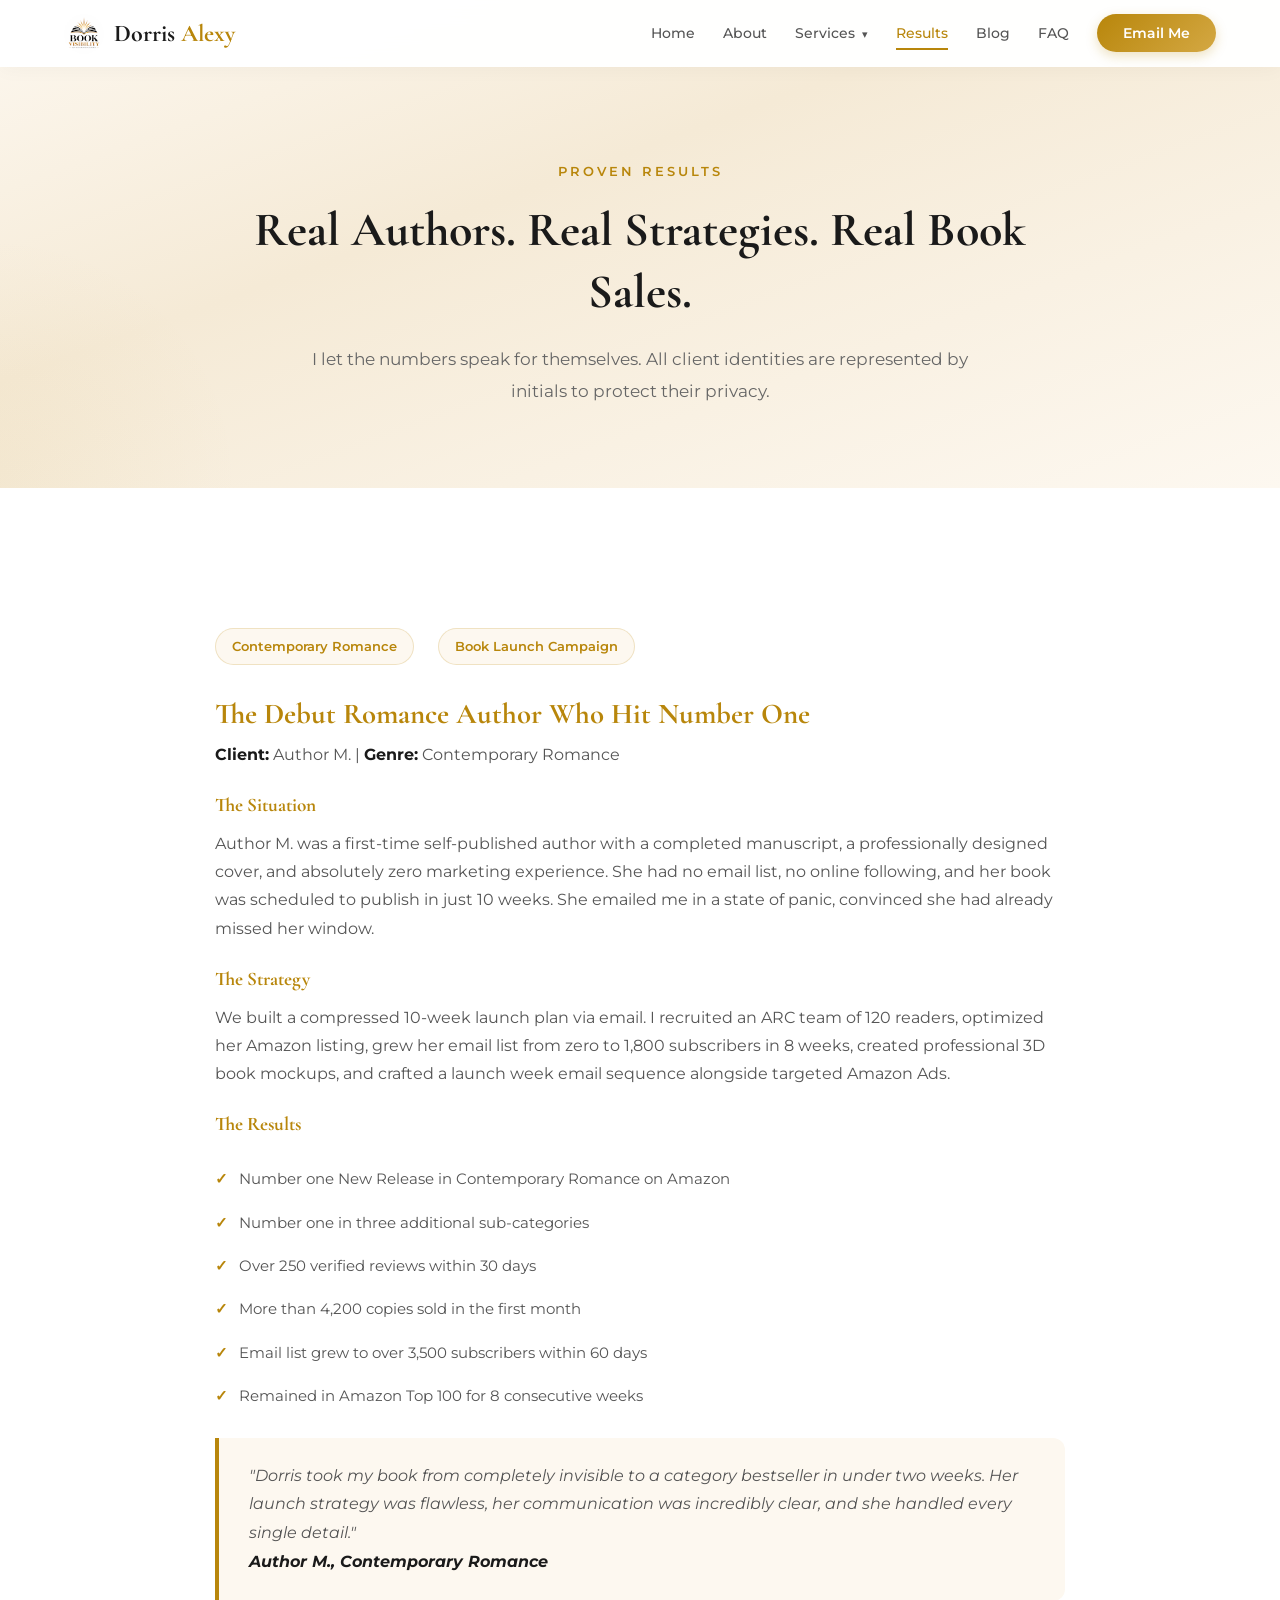
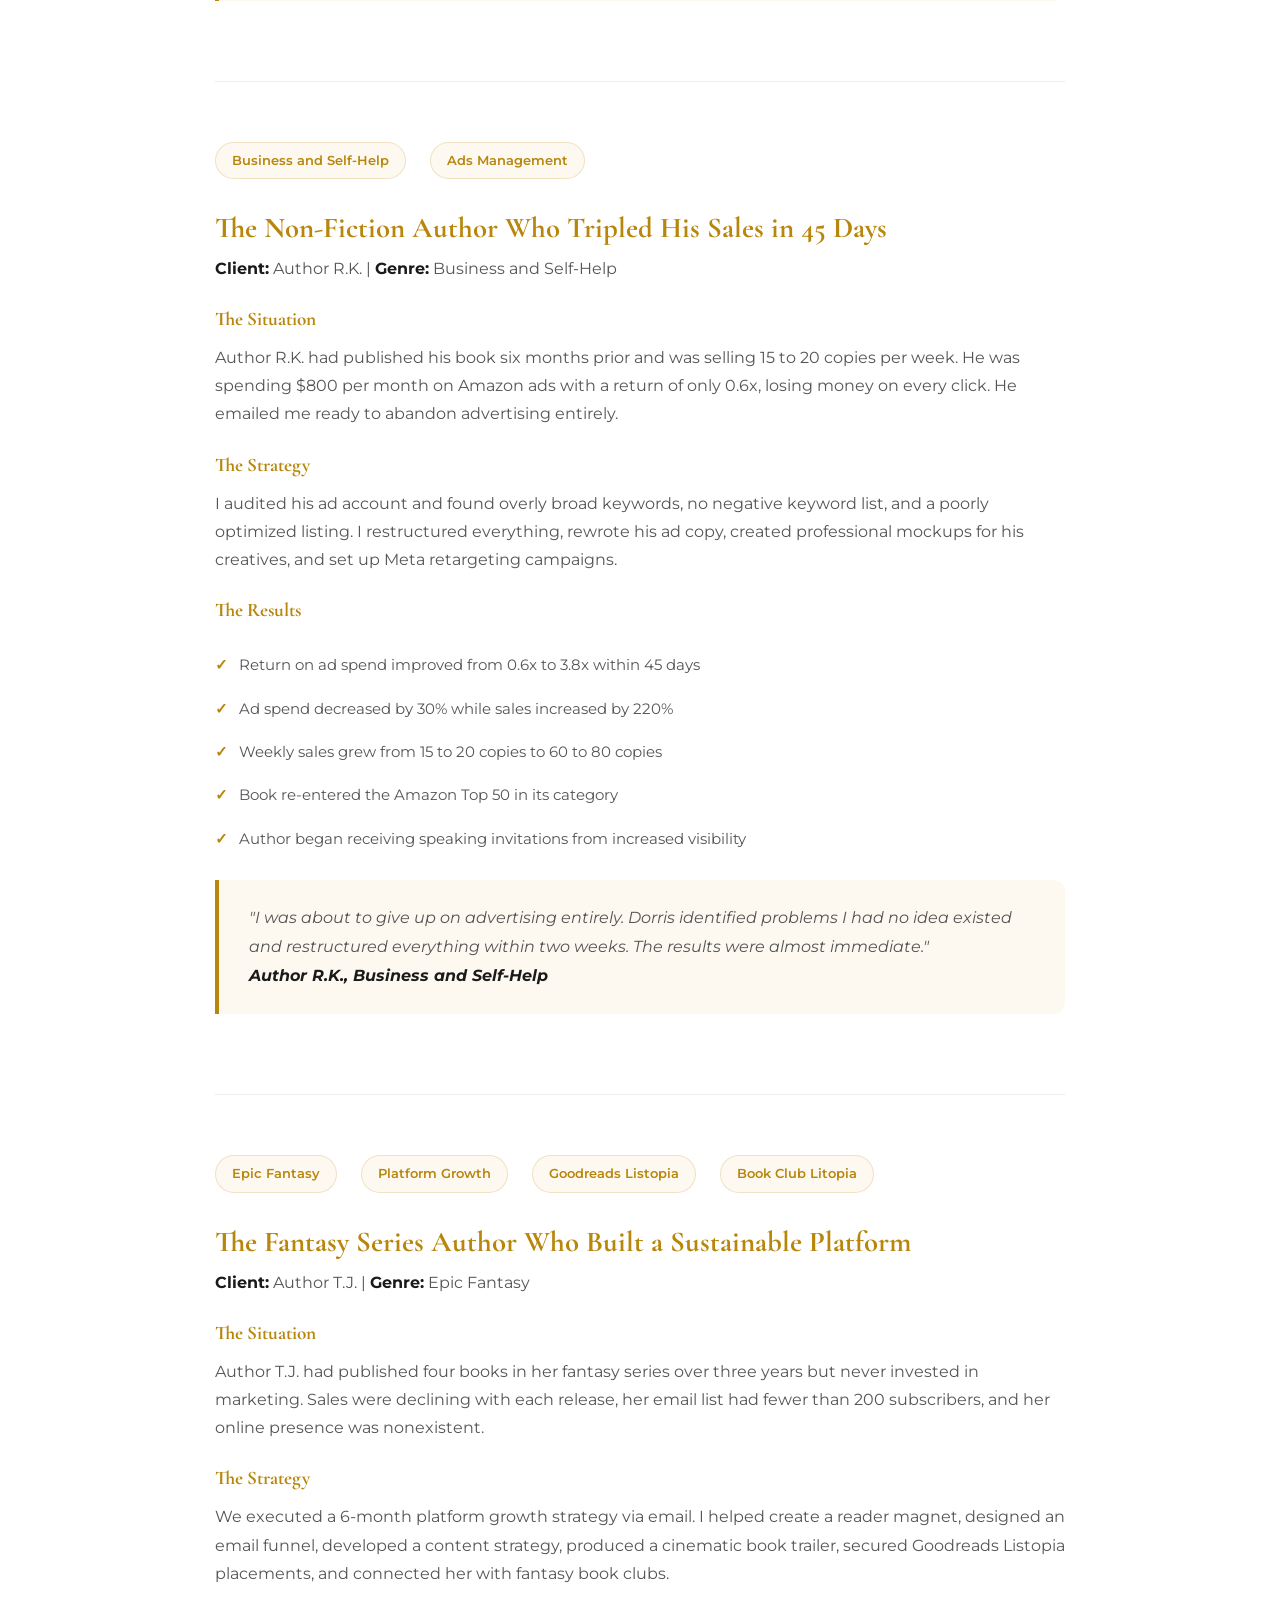
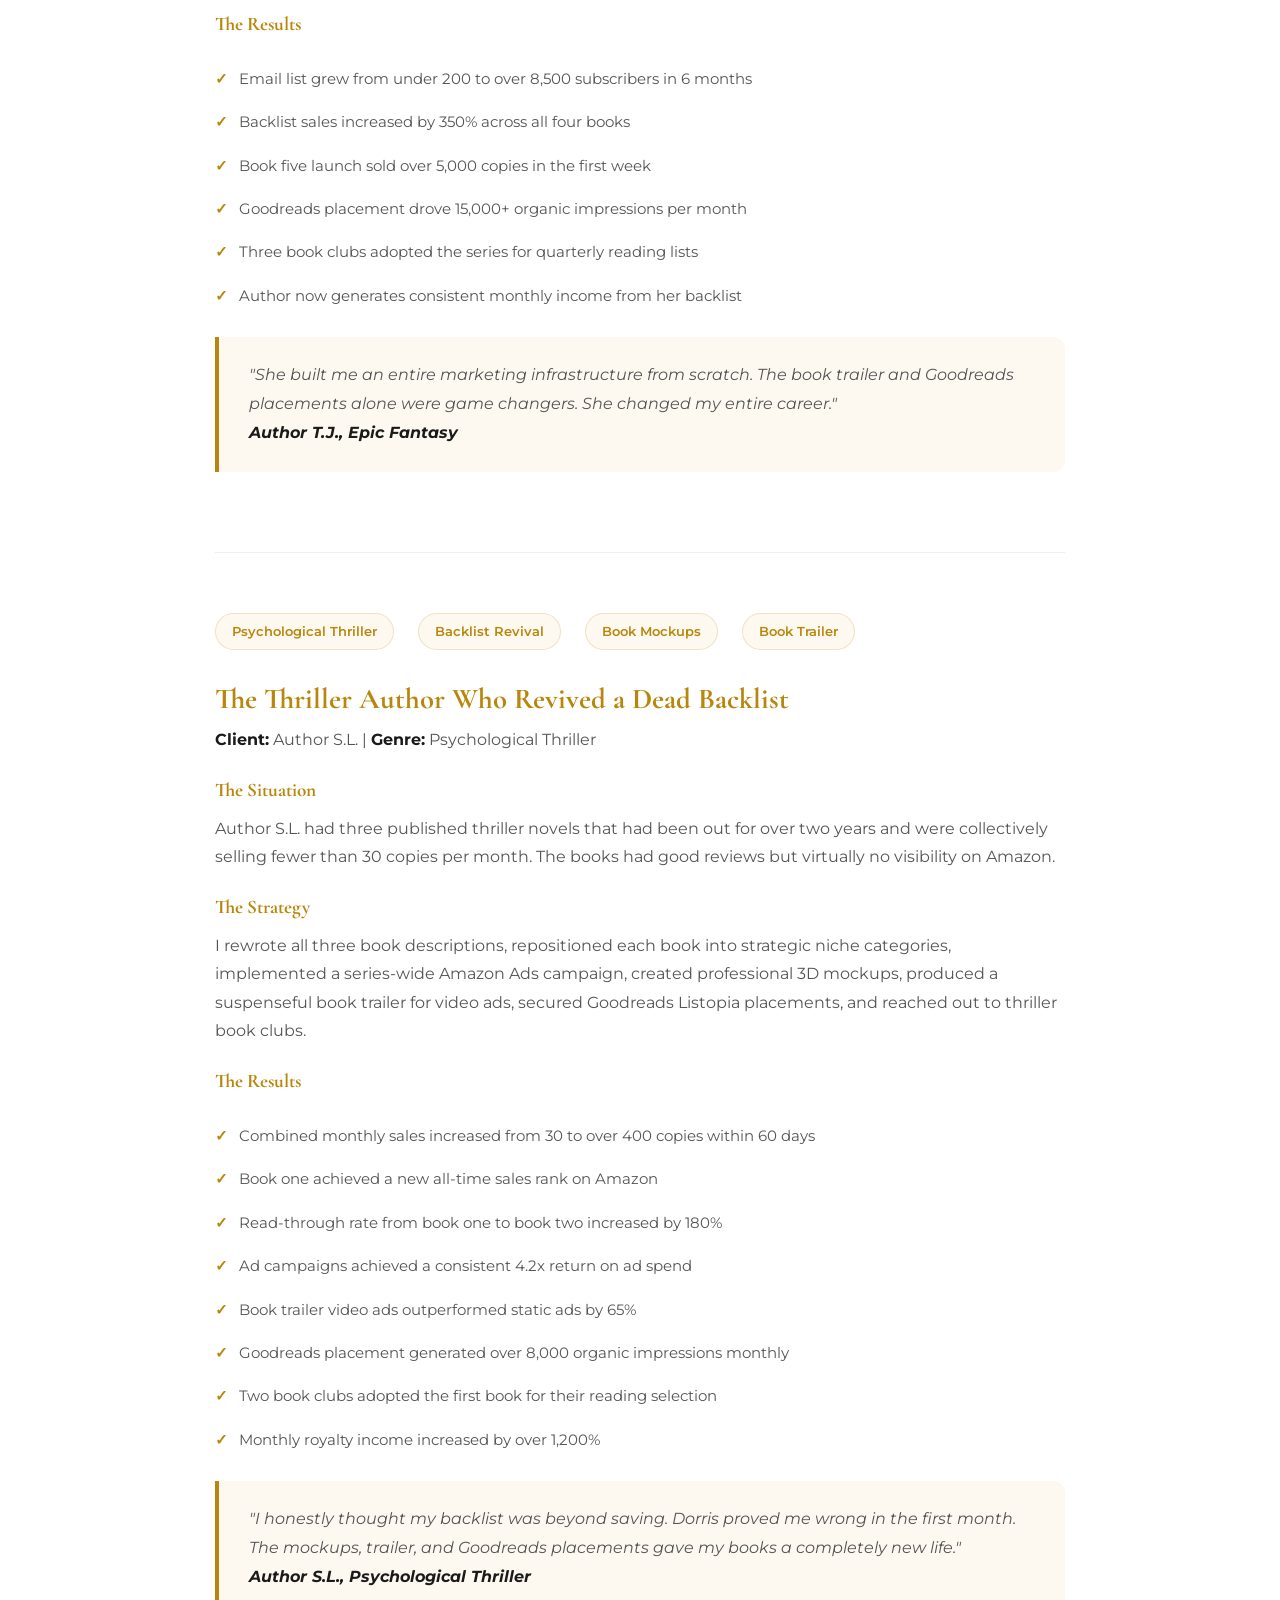
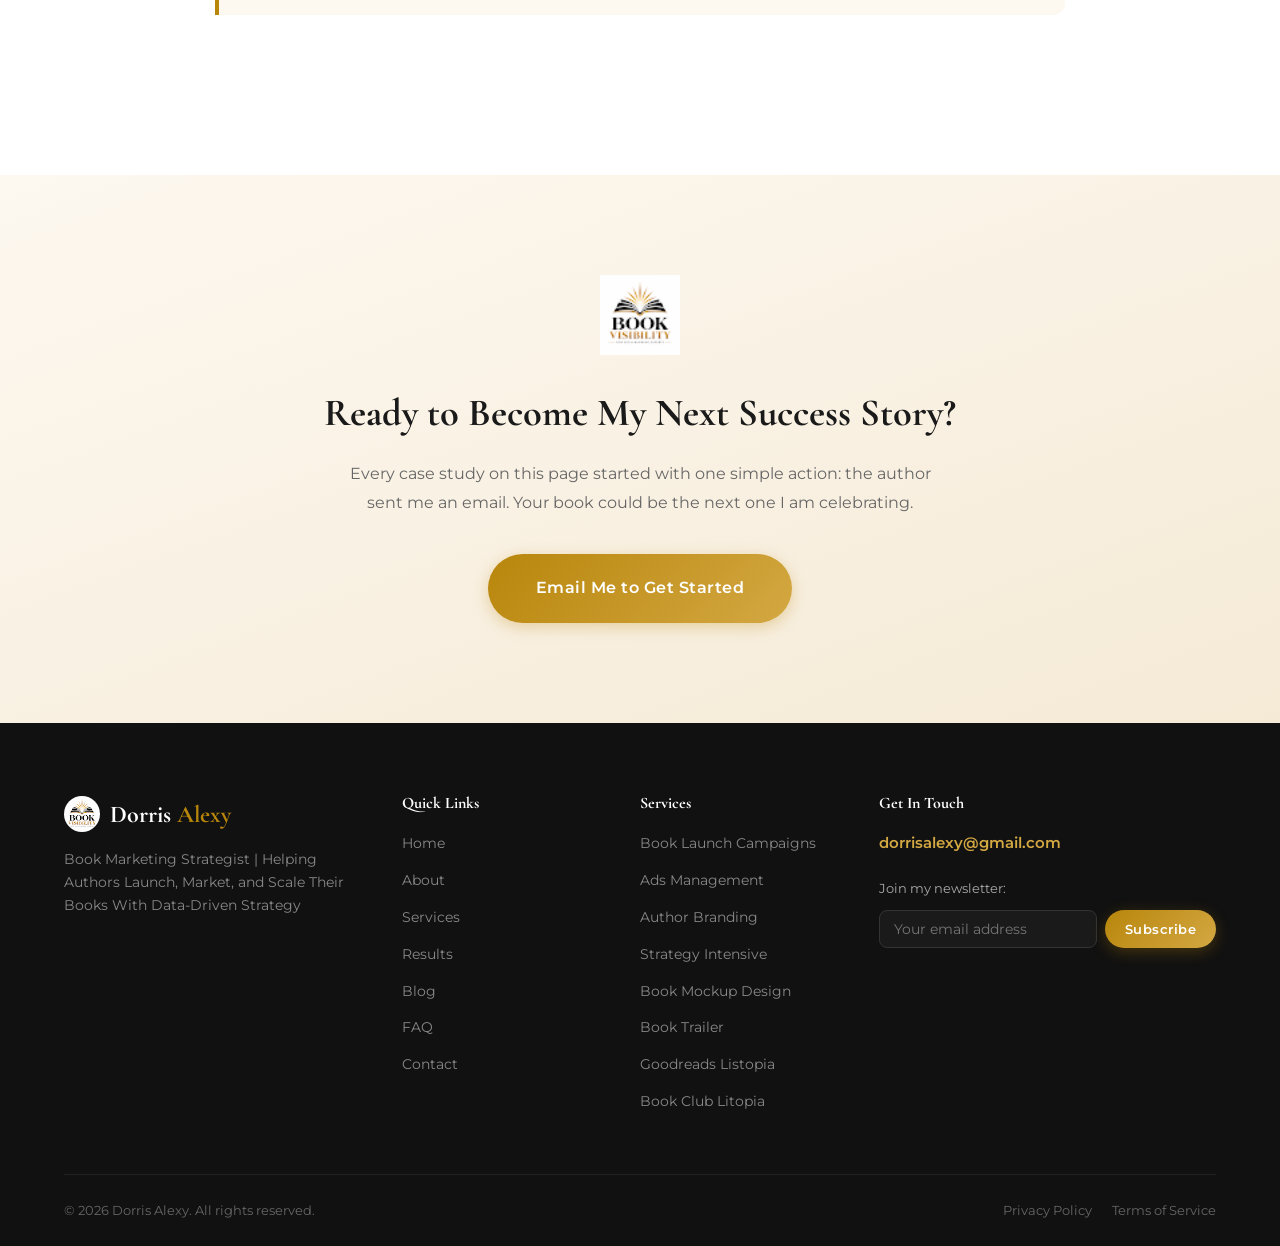
<file: results.html>
﻿<!DOCTYPE html>
<html lang="en">
<head>
    <meta charset="UTF-8">
    <meta name="viewport" content="width=device-width, initial-scale=1.0">
    <title>Results and Case Studies | Dorris Alexy</title>
    <link rel="icon" type="image/png" href="Dorris Alexy.png">
    <link rel="stylesheet" href="style.css">
    <link href="https://fonts.googleapis.com/css2?family=Cormorant+Garamond:wght@400;500;600;700&family=Montserrat:wght@300;400;500;600;700&display=swap" rel="stylesheet">
</head>
<body>

    <nav class="navbar" id="navbar">
        <div class="container nav-container">
            <a href="index.html" class="logo">
                <img src="Dorris Alexy.png" alt="Dorris Alexy Logo" class="logo-img">
                <span class="logo-text">Dorris <span class="gold">Alexy</span></span>
            </a>
            <ul class="nav-links" id="navLinks">
                <li><a href="index.html">Home</a></li>
                <li><a href="about.html">About</a></li>
                <li class="dropdown">
                    <a href="services.html" class="dropdown-toggle">Services <span class="arrow">&#9662;</span></a>
                    <ul class="dropdown-menu">
                        <li><a href="services.html#services-overview">All Services</a></li>
                        <li><a href="services.html#launch">Book Launch Campaigns</a></li>
                        <li><a href="services.html#ads">Book Ads Management</a></li>
                        <li><a href="services.html#branding">Author Branding</a></li>
                        <li><a href="services.html#strategy">Strategy Intensive</a></li>
                        <li><a href="services.html#mockup">Book Mockup Design</a></li>
                        <li><a href="services.html#trailer">Book Trailer Production</a></li>
                        <li><a href="services.html#goodreads">Goodreads Listopia</a></li>
                        <li><a href="services.html#bookclub">Book Club Litopia</a></li>
                    </ul>
                </li>
                <li><a href="results.html" class="active">Results</a></li>
                <li><a href="blog.html">Blog</a></li>
                <li><a href="faq.html">FAQ</a></li>
                <li><a href="contact.html" class="btn-nav">Email Me</a></li>
            </ul>
            <div class="hamburger" id="hamburger"><span></span><span></span><span></span></div>
        </div>
    </nav>

    <section class="page-hero">
        <div class="container">
            <p class="hero-tag animate-fade-up">Proven Results</p>
            <h1 class="animate-fade-up">Real Authors. Real Strategies. Real Book Sales.</h1>
            <p class="hero-sub animate-fade-up">I let the numbers speak for themselves. All client identities are represented by initials to protect their privacy.</p>
        </div>
    </section>

    <section class="service-detail">
        <div class="container">
            <div class="service-detail-content">

                <div class="case-study animate-on-scroll">
                    <div class="case-meta">
                        <span class="case-badge">Contemporary Romance</span>
                        <span class="case-badge">Book Launch Campaign</span>
                    </div>
                    <h3>The Debut Romance Author Who Hit Number One</h3>
                    <p><strong>Client:</strong> Author M. | <strong>Genre:</strong> Contemporary Romance</p>
                    <h4>The Situation</h4>
                    <p>Author M. was a first-time self-published author with a completed manuscript, a professionally designed cover, and absolutely zero marketing experience. She had no email list, no online following, and her book was scheduled to publish in just 10 weeks. She emailed me in a state of panic, convinced she had already missed her window.</p>
                    <h4>The Strategy</h4>
                    <p>We built a compressed 10-week launch plan via email. I recruited an ARC team of 120 readers, optimized her Amazon listing, grew her email list from zero to 1,800 subscribers in 8 weeks, created professional 3D book mockups, and crafted a launch week email sequence alongside targeted Amazon Ads.</p>
                    <h4>The Results</h4>
                    <ul class="results-list">
                        <li>Number one New Release in Contemporary Romance on Amazon</li>
                        <li>Number one in three additional sub-categories</li>
                        <li>Over 250 verified reviews within 30 days</li>
                        <li>More than 4,200 copies sold in the first month</li>
                        <li>Email list grew to over 3,500 subscribers within 60 days</li>
                        <li>Remained in Amazon Top 100 for 8 consecutive weeks</li>
                    </ul>
                    <div class="case-quote">"Dorris took my book from completely invisible to a category bestseller in under two weeks. Her launch strategy was flawless, her communication was incredibly clear, and she handled every single detail."<br><strong>Author M., Contemporary Romance</strong></div>
                </div>

                <div class="case-study animate-on-scroll">
                    <div class="case-meta">
                        <span class="case-badge">Business and Self-Help</span>
                        <span class="case-badge">Ads Management</span>
                    </div>
                    <h3>The Non-Fiction Author Who Tripled His Sales in 45 Days</h3>
                    <p><strong>Client:</strong> Author R.K. | <strong>Genre:</strong> Business and Self-Help</p>
                    <h4>The Situation</h4>
                    <p>Author R.K. had published his book six months prior and was selling 15 to 20 copies per week. He was spending $800 per month on Amazon ads with a return of only 0.6x, losing money on every click. He emailed me ready to abandon advertising entirely.</p>
                    <h4>The Strategy</h4>
                    <p>I audited his ad account and found overly broad keywords, no negative keyword list, and a poorly optimized listing. I restructured everything, rewrote his ad copy, created professional mockups for his creatives, and set up Meta retargeting campaigns.</p>
                    <h4>The Results</h4>
                    <ul class="results-list">
                        <li>Return on ad spend improved from 0.6x to 3.8x within 45 days</li>
                        <li>Ad spend decreased by 30% while sales increased by 220%</li>
                        <li>Weekly sales grew from 15 to 20 copies to 60 to 80 copies</li>
                        <li>Book re-entered the Amazon Top 50 in its category</li>
                        <li>Author began receiving speaking invitations from increased visibility</li>
                    </ul>
                    <div class="case-quote">"I was about to give up on advertising entirely. Dorris identified problems I had no idea existed and restructured everything within two weeks. The results were almost immediate."<br><strong>Author R.K., Business and Self-Help</strong></div>
                </div>

                <div class="case-study animate-on-scroll">
                    <div class="case-meta">
                        <span class="case-badge">Epic Fantasy</span>
                        <span class="case-badge">Platform Growth</span>
                        <span class="case-badge">Goodreads Listopia</span>
                        <span class="case-badge">Book Club Litopia</span>
                    </div>
                    <h3>The Fantasy Series Author Who Built a Sustainable Platform</h3>
                    <p><strong>Client:</strong> Author T.J. | <strong>Genre:</strong> Epic Fantasy</p>
                    <h4>The Situation</h4>
                    <p>Author T.J. had published four books in her fantasy series over three years but never invested in marketing. Sales were declining with each release, her email list had fewer than 200 subscribers, and her online presence was nonexistent.</p>
                    <h4>The Strategy</h4>
                    <p>We executed a 6-month platform growth strategy via email. I helped create a reader magnet, designed an email funnel, developed a content strategy, produced a cinematic book trailer, secured Goodreads Listopia placements, and connected her with fantasy book clubs.</p>
                    <h4>The Results</h4>
                    <ul class="results-list">
                        <li>Email list grew from under 200 to over 8,500 subscribers in 6 months</li>
                        <li>Backlist sales increased by 350% across all four books</li>
                        <li>Book five launch sold over 5,000 copies in the first week</li>
                        <li>Goodreads placement drove 15,000+ organic impressions per month</li>
                        <li>Three book clubs adopted the series for quarterly reading lists</li>
                        <li>Author now generates consistent monthly income from her backlist</li>
                    </ul>
                    <div class="case-quote">"She built me an entire marketing infrastructure from scratch. The book trailer and Goodreads placements alone were game changers. She changed my entire career."<br><strong>Author T.J., Epic Fantasy</strong></div>
                </div>

                <div class="case-study animate-on-scroll">
                    <div class="case-meta">
                        <span class="case-badge">Psychological Thriller</span>
                        <span class="case-badge">Backlist Revival</span>
                        <span class="case-badge">Book Mockups</span>
                        <span class="case-badge">Book Trailer</span>
                    </div>
                    <h3>The Thriller Author Who Revived a Dead Backlist</h3>
                    <p><strong>Client:</strong> Author S.L. | <strong>Genre:</strong> Psychological Thriller</p>
                    <h4>The Situation</h4>
                    <p>Author S.L. had three published thriller novels that had been out for over two years and were collectively selling fewer than 30 copies per month. The books had good reviews but virtually no visibility on Amazon.</p>
                    <h4>The Strategy</h4>
                    <p>I rewrote all three book descriptions, repositioned each book into strategic niche categories, implemented a series-wide Amazon Ads campaign, created professional 3D mockups, produced a suspenseful book trailer for video ads, secured Goodreads Listopia placements, and reached out to thriller book clubs.</p>
                    <h4>The Results</h4>
                    <ul class="results-list">
                        <li>Combined monthly sales increased from 30 to over 400 copies within 60 days</li>
                        <li>Book one achieved a new all-time sales rank on Amazon</li>
                        <li>Read-through rate from book one to book two increased by 180%</li>
                        <li>Ad campaigns achieved a consistent 4.2x return on ad spend</li>
                        <li>Book trailer video ads outperformed static ads by 65%</li>
                        <li>Goodreads placement generated over 8,000 organic impressions monthly</li>
                        <li>Two book clubs adopted the first book for their reading selection</li>
                        <li>Monthly royalty income increased by over 1,200%</li>
                    </ul>
                    <div class="case-quote">"I honestly thought my backlist was beyond saving. Dorris proved me wrong in the first month. The mockups, trailer, and Goodreads placements gave my books a completely new life."<br><strong>Author S.L., Psychological Thriller</strong></div>
                </div>

            </div>
        </div>
    </section>

    <section class="final-cta">
        <div class="container animate-on-scroll">
            <img src="Dorris Alexy.png" alt="Dorris Alexy" class="cta-logo">
            <h2>Ready to Become My Next Success Story?</h2>
            <p>Every case study on this page started with one simple action: the author sent me an email. Your book could be the next one I am celebrating.</p>
            <a href="contact.html" class="btn btn-primary btn-large">Email Me to Get Started</a>
        </div>
    </section>

    <footer class="footer">
        <div class="container">
            <div class="footer-top">
                <div class="footer-brand"><a href="index.html" class="logo"><img src="Dorris Alexy.png" alt="Dorris Alexy Logo" class="footer-logo-img"><span class="logo-text">Dorris <span class="gold">Alexy</span></span></a><p class="footer-tagline">Book Marketing Strategist | Helping Authors Launch, Market, and Scale Their Books With Data-Driven Strategy</p></div>
                <div class="footer-links-group"><h4>Quick Links</h4><ul><li><a href="index.html">Home</a></li><li><a href="about.html">About</a></li><li><a href="services.html">Services</a></li><li><a href="results.html">Results</a></li><li><a href="blog.html">Blog</a></li><li><a href="faq.html">FAQ</a></li><li><a href="contact.html">Contact</a></li></ul></div>
                <div class="footer-links-group"><h4>Services</h4><ul><li><a href="services.html#launch">Book Launch Campaigns</a></li><li><a href="services.html#ads">Ads Management</a></li><li><a href="services.html#branding">Author Branding</a></li><li><a href="services.html#strategy">Strategy Intensive</a></li><li><a href="services.html#mockup">Book Mockup Design</a></li><li><a href="services.html#trailer">Book Trailer</a></li><li><a href="services.html#goodreads">Goodreads Listopia</a></li><li><a href="services.html#bookclub">Book Club Litopia</a></li></ul></div>
                <div class="footer-links-group"><h4>Get In Touch</h4><p class="footer-email">dorrisalexy@gmail.com</p><div class="footer-newsletter"><p>Join my newsletter:</p><form action="https://formspree.io/f/mljdvzgd" method="POST" class="newsletter-form"><input type="email" name="email" placeholder="Your email address" required><button type="submit" class="btn btn-primary btn-sm">Subscribe</button></form></div></div>
            </div>
            <div class="footer-bottom"><p>&copy; 2026 Dorris Alexy. All rights reserved.</p><div class="footer-legal"><a href="#">Privacy Policy</a><a href="#">Terms of Service</a></div></div>
        </div>
    </footer>

    <script src="script.js"></script>
</body>
</html>
</file>
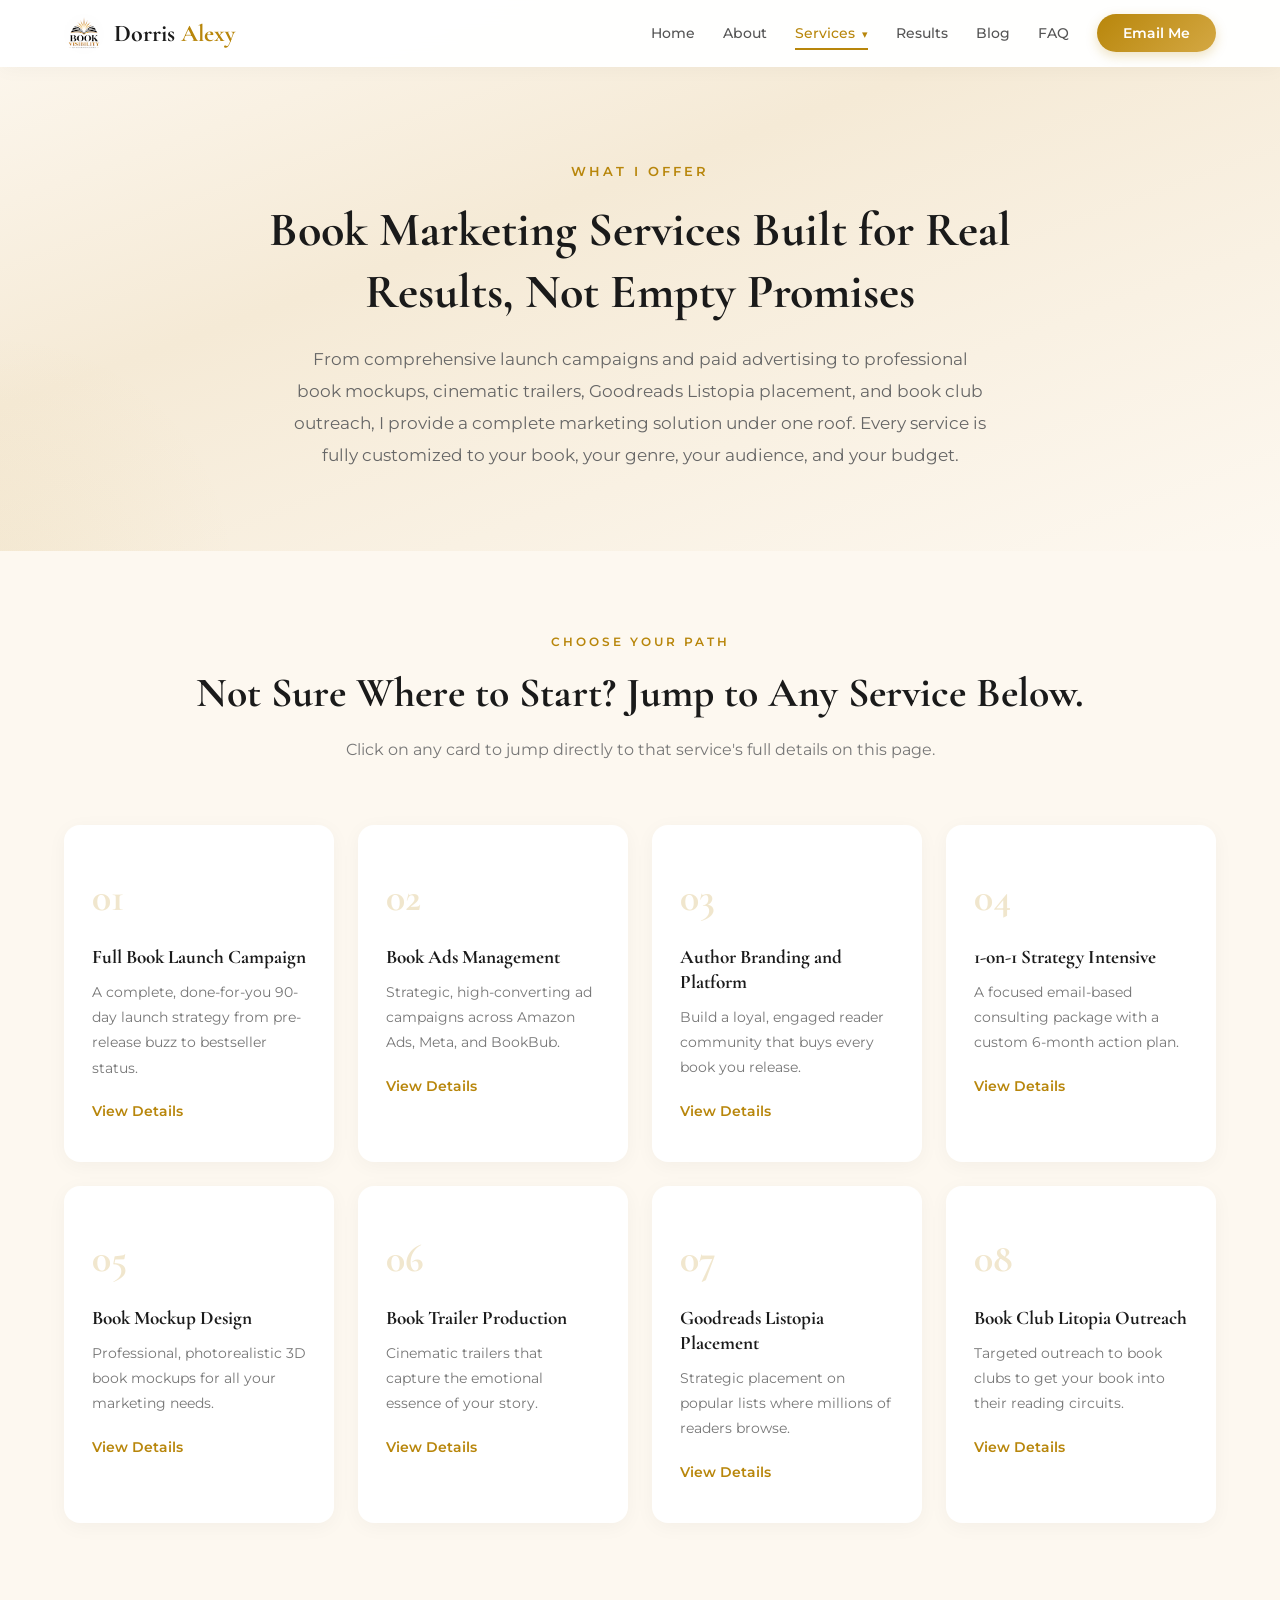
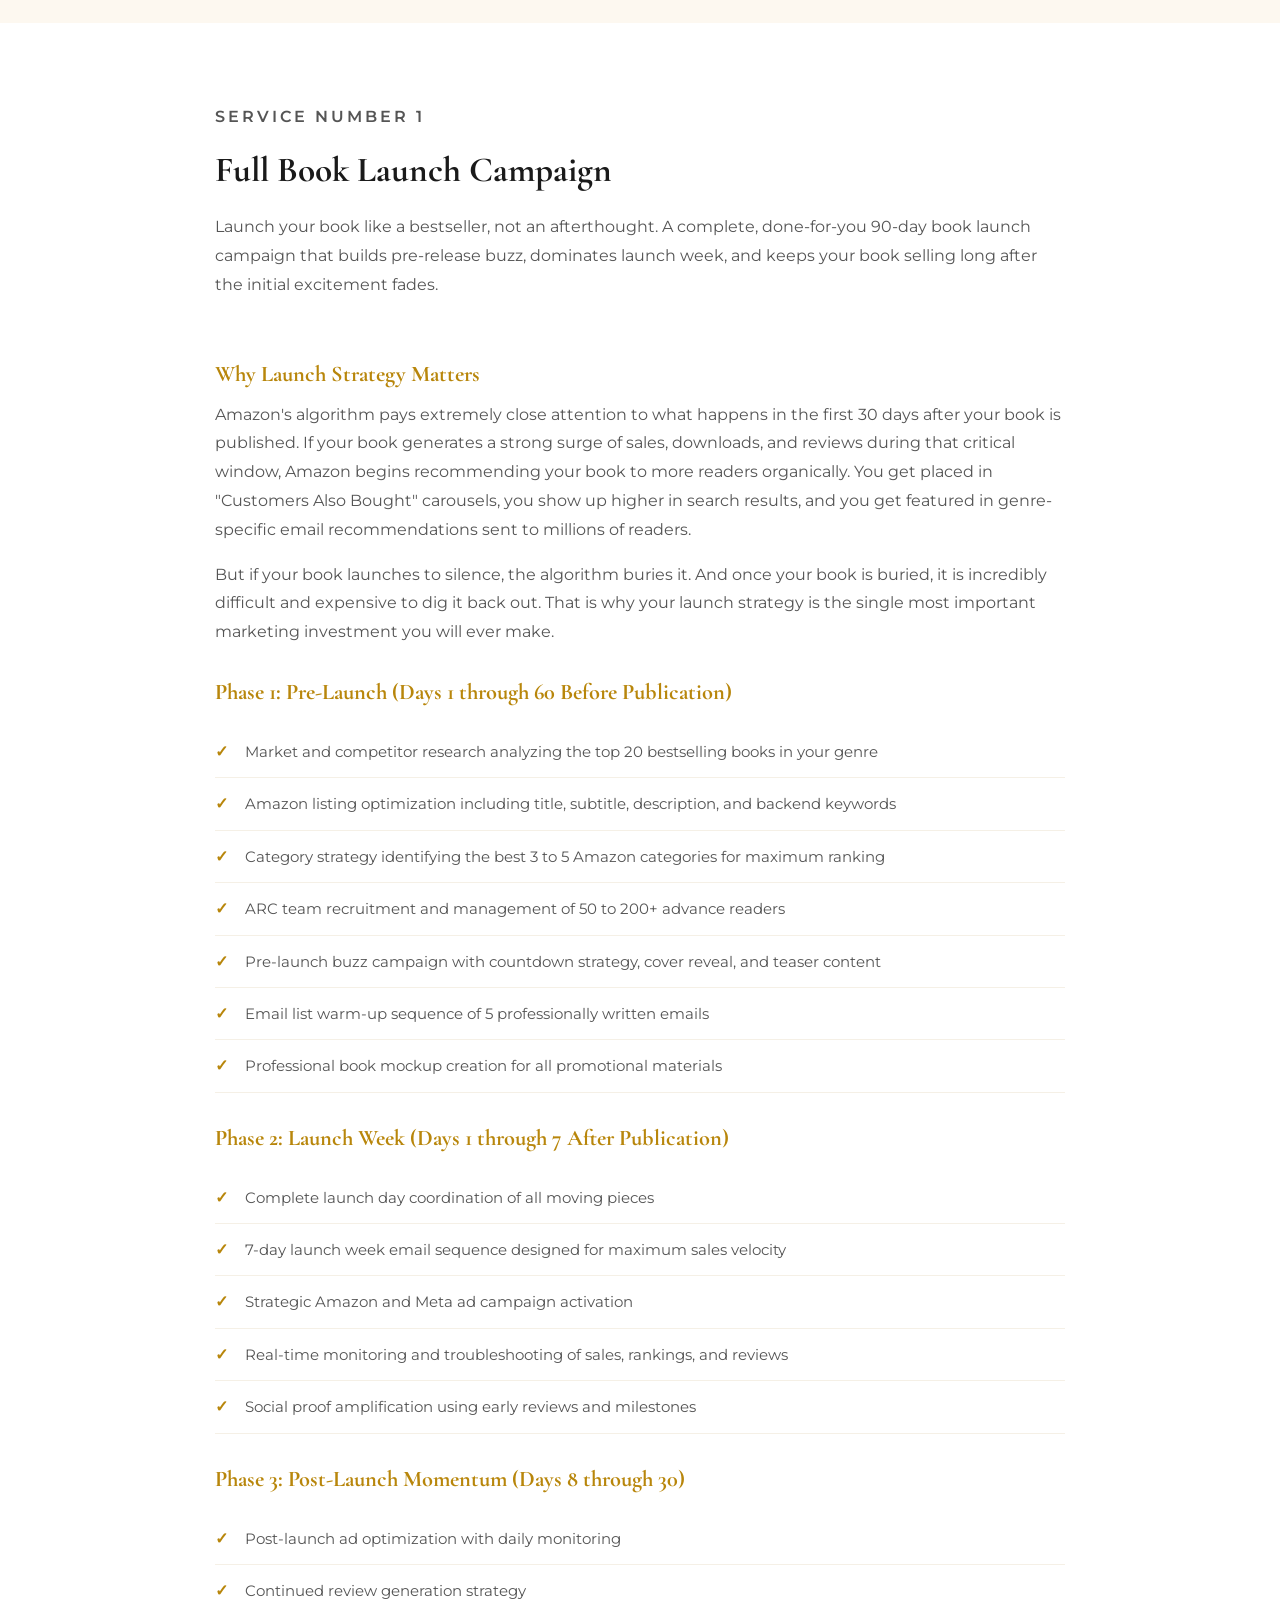
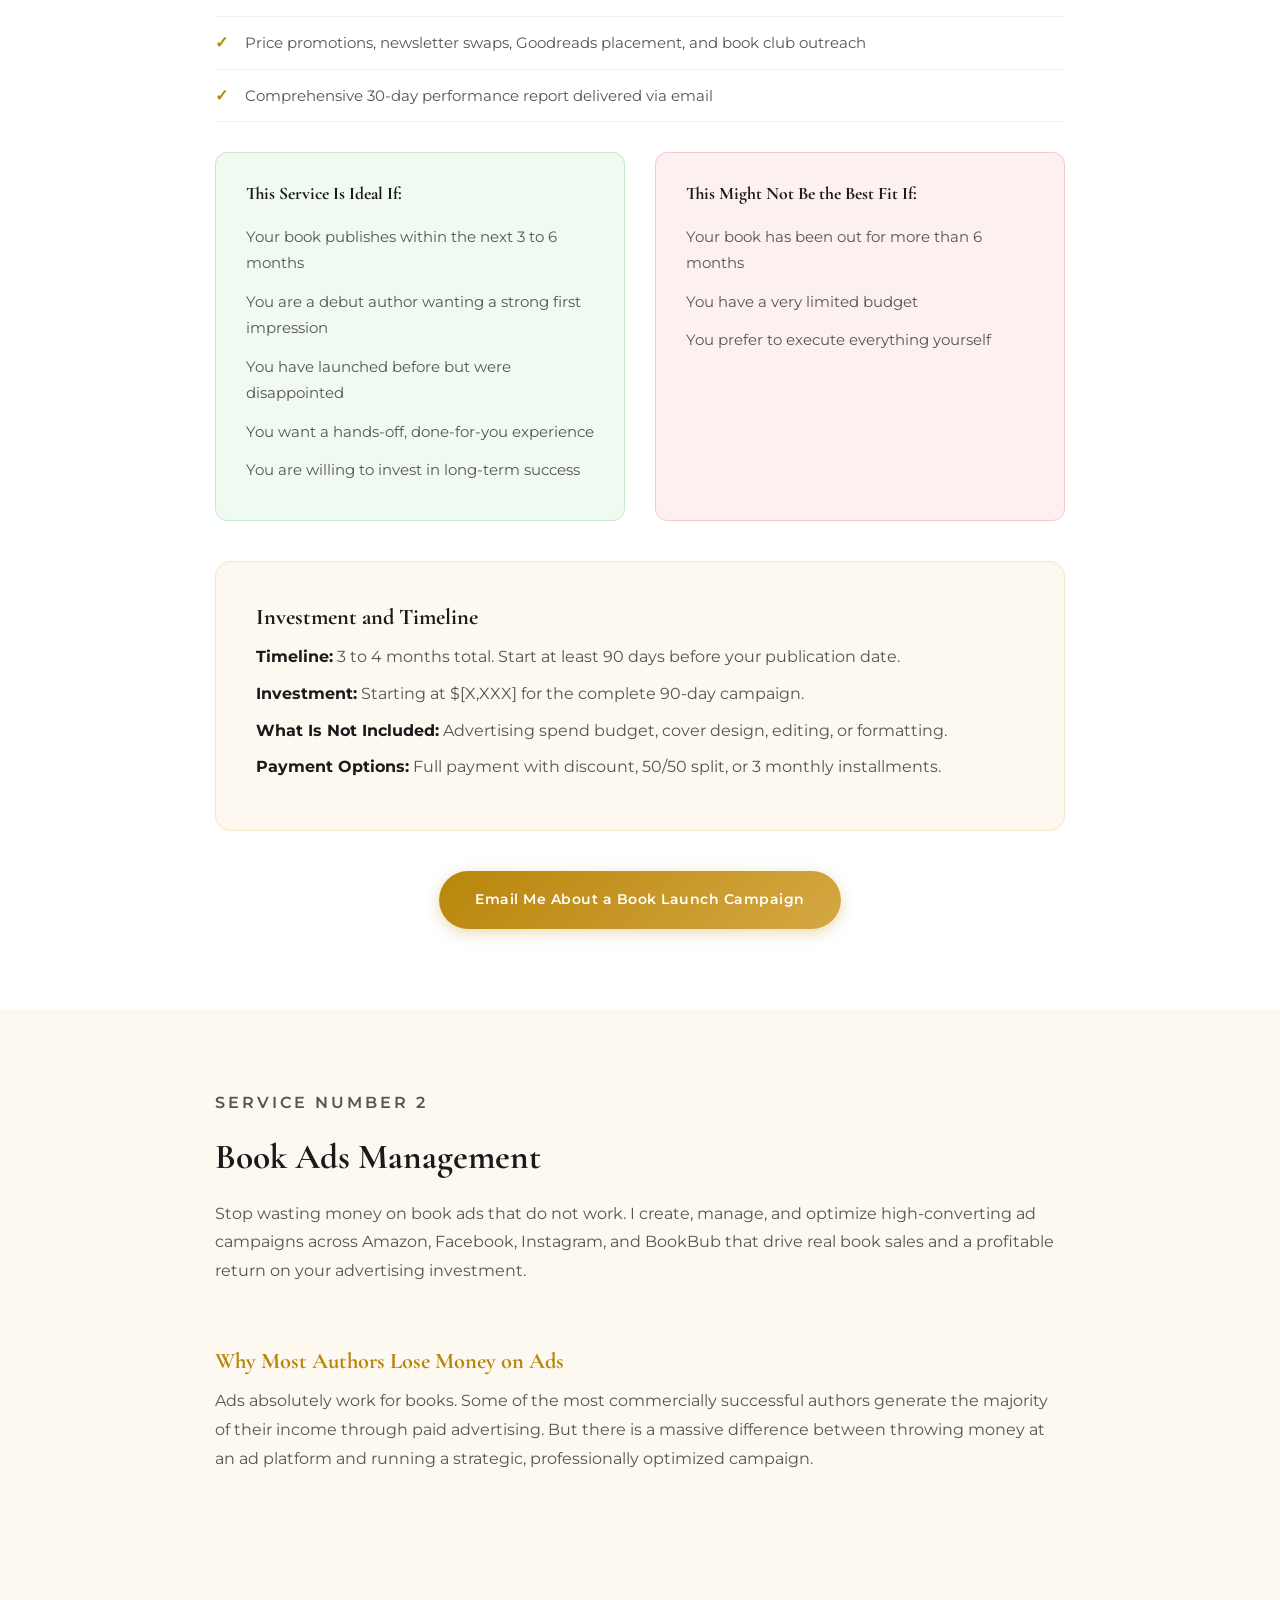
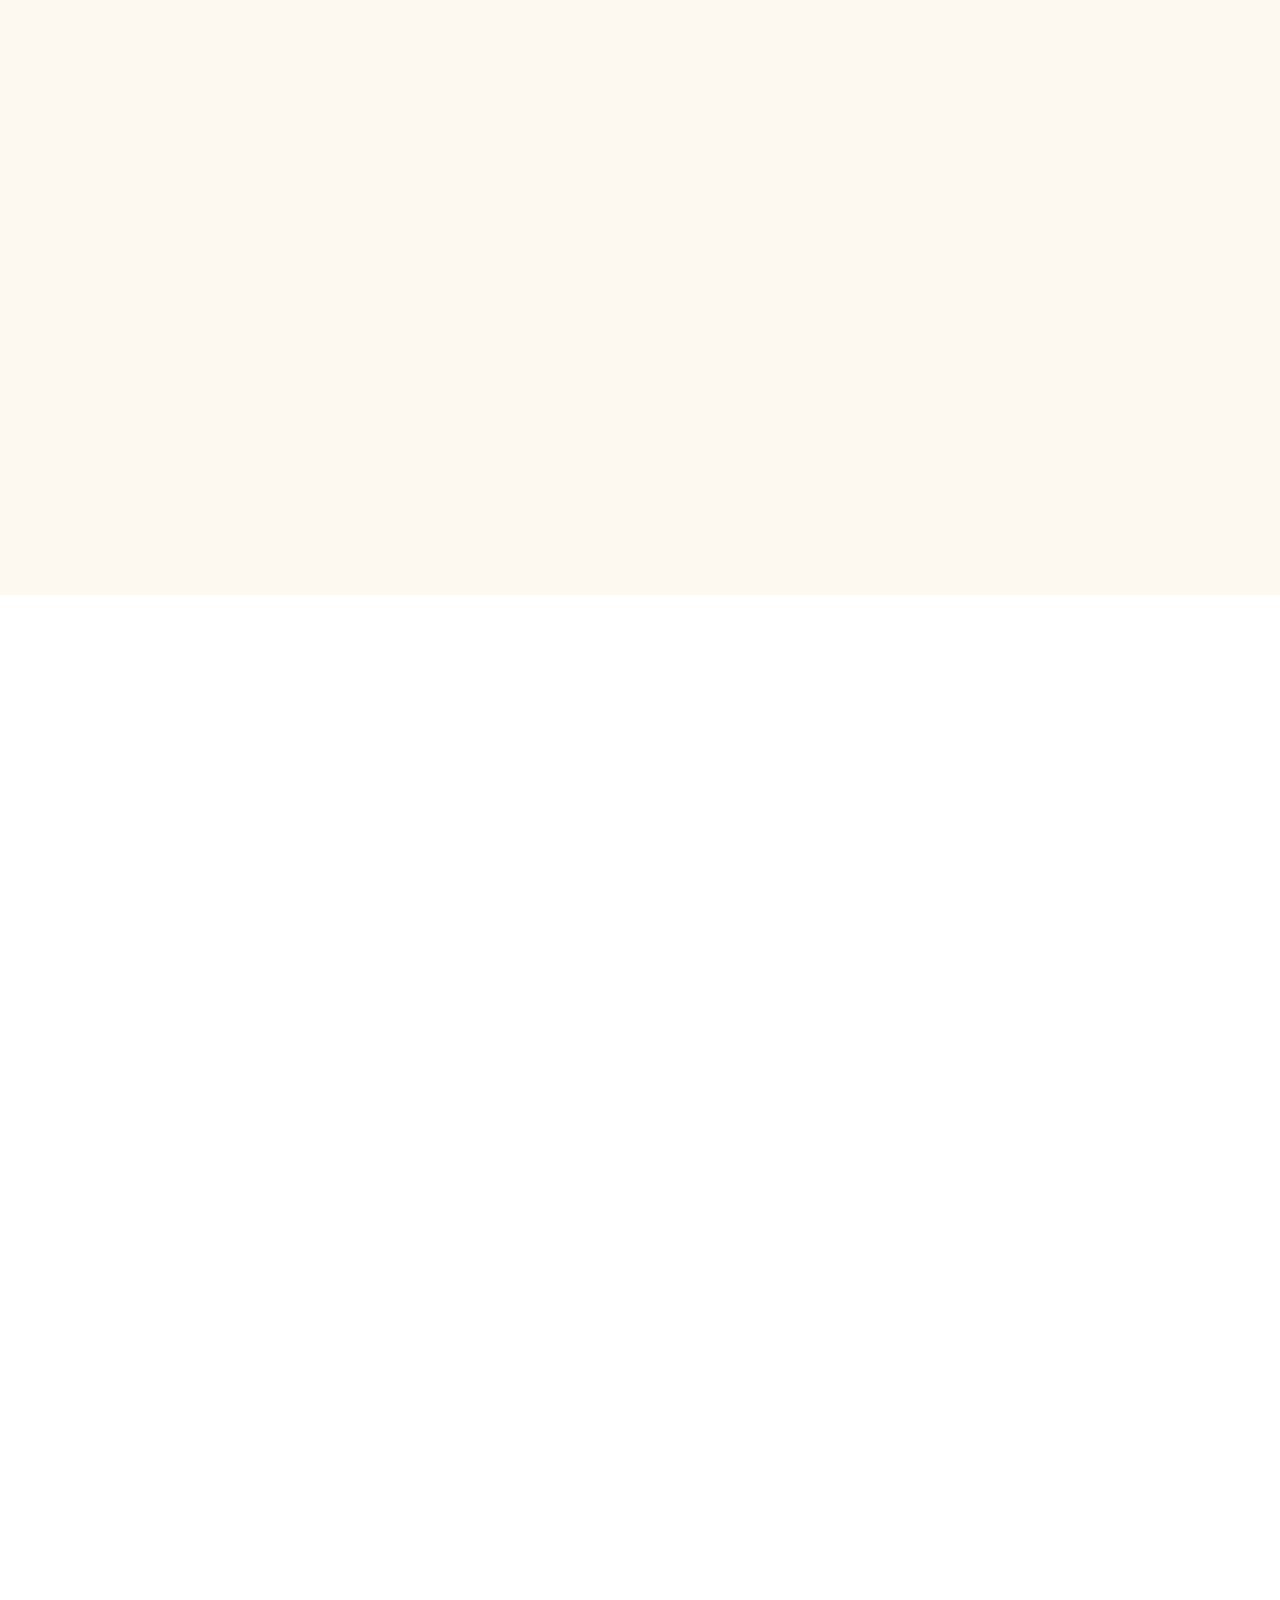
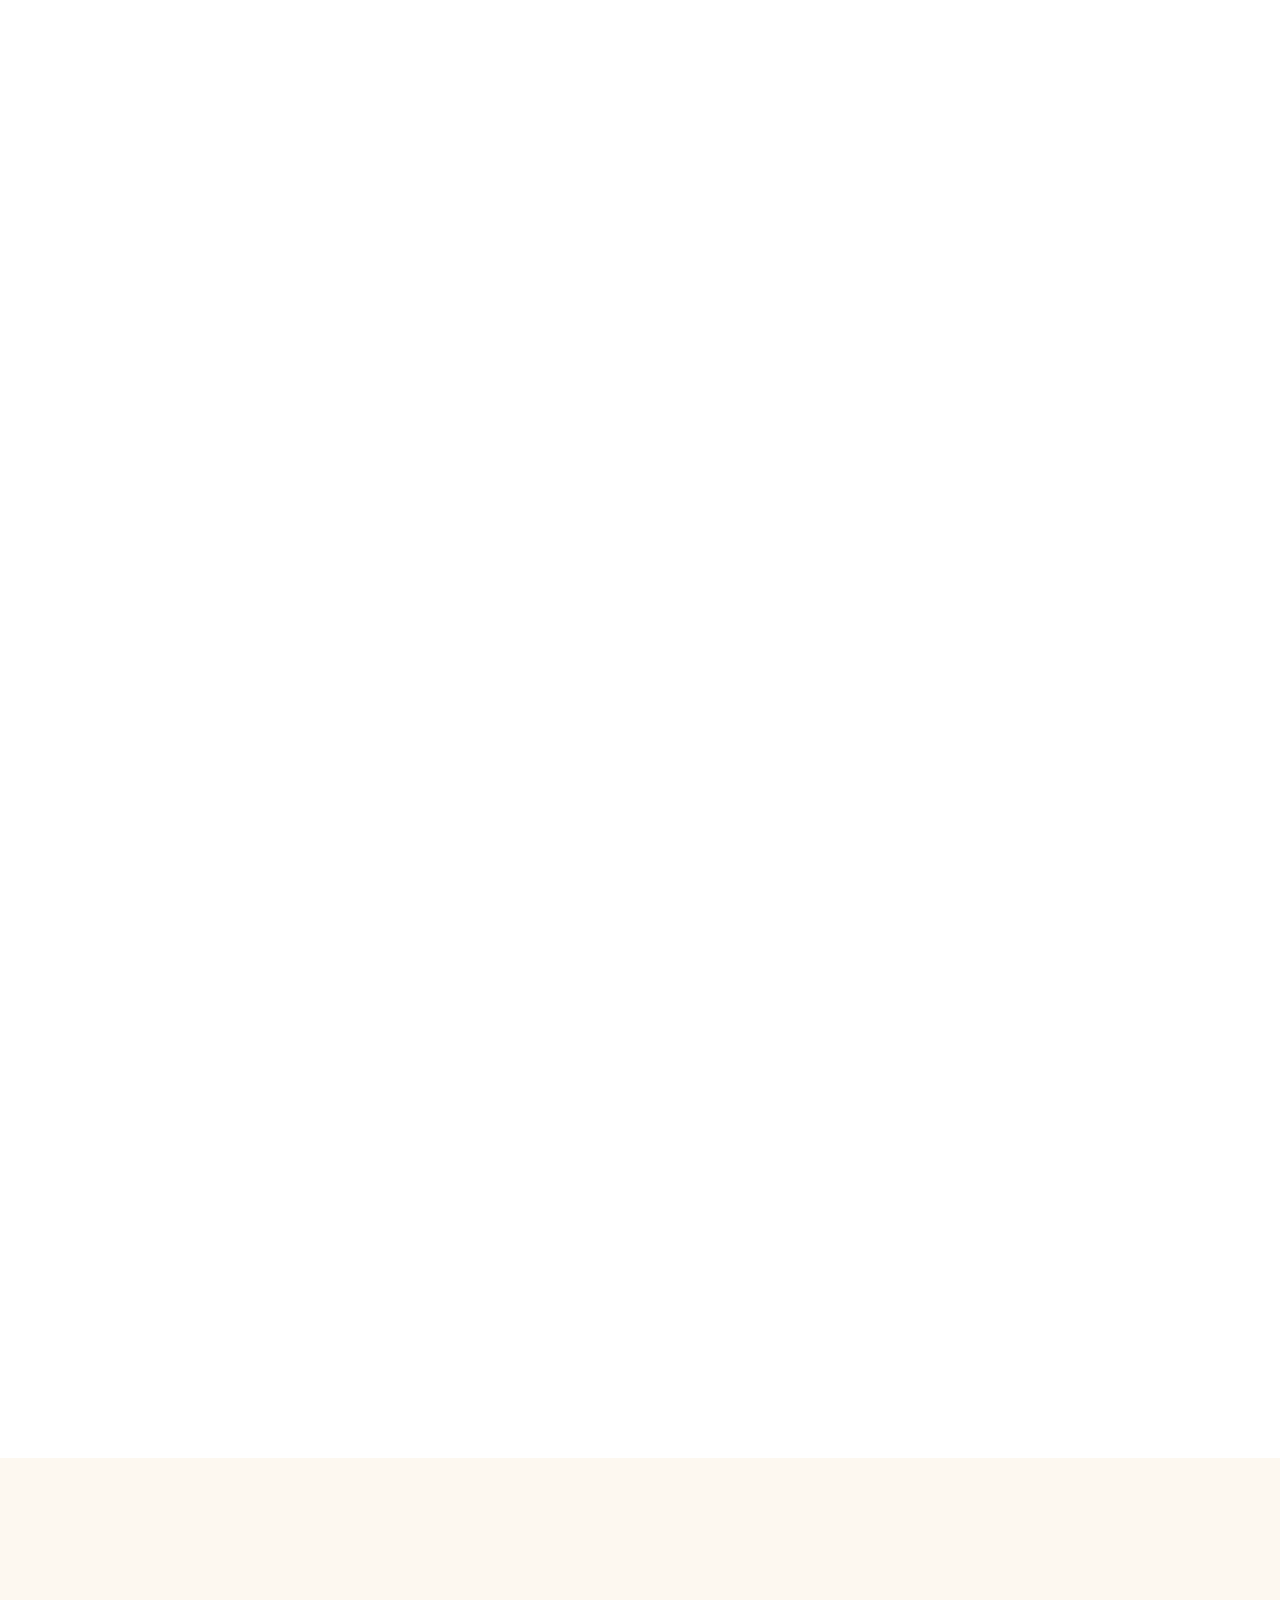
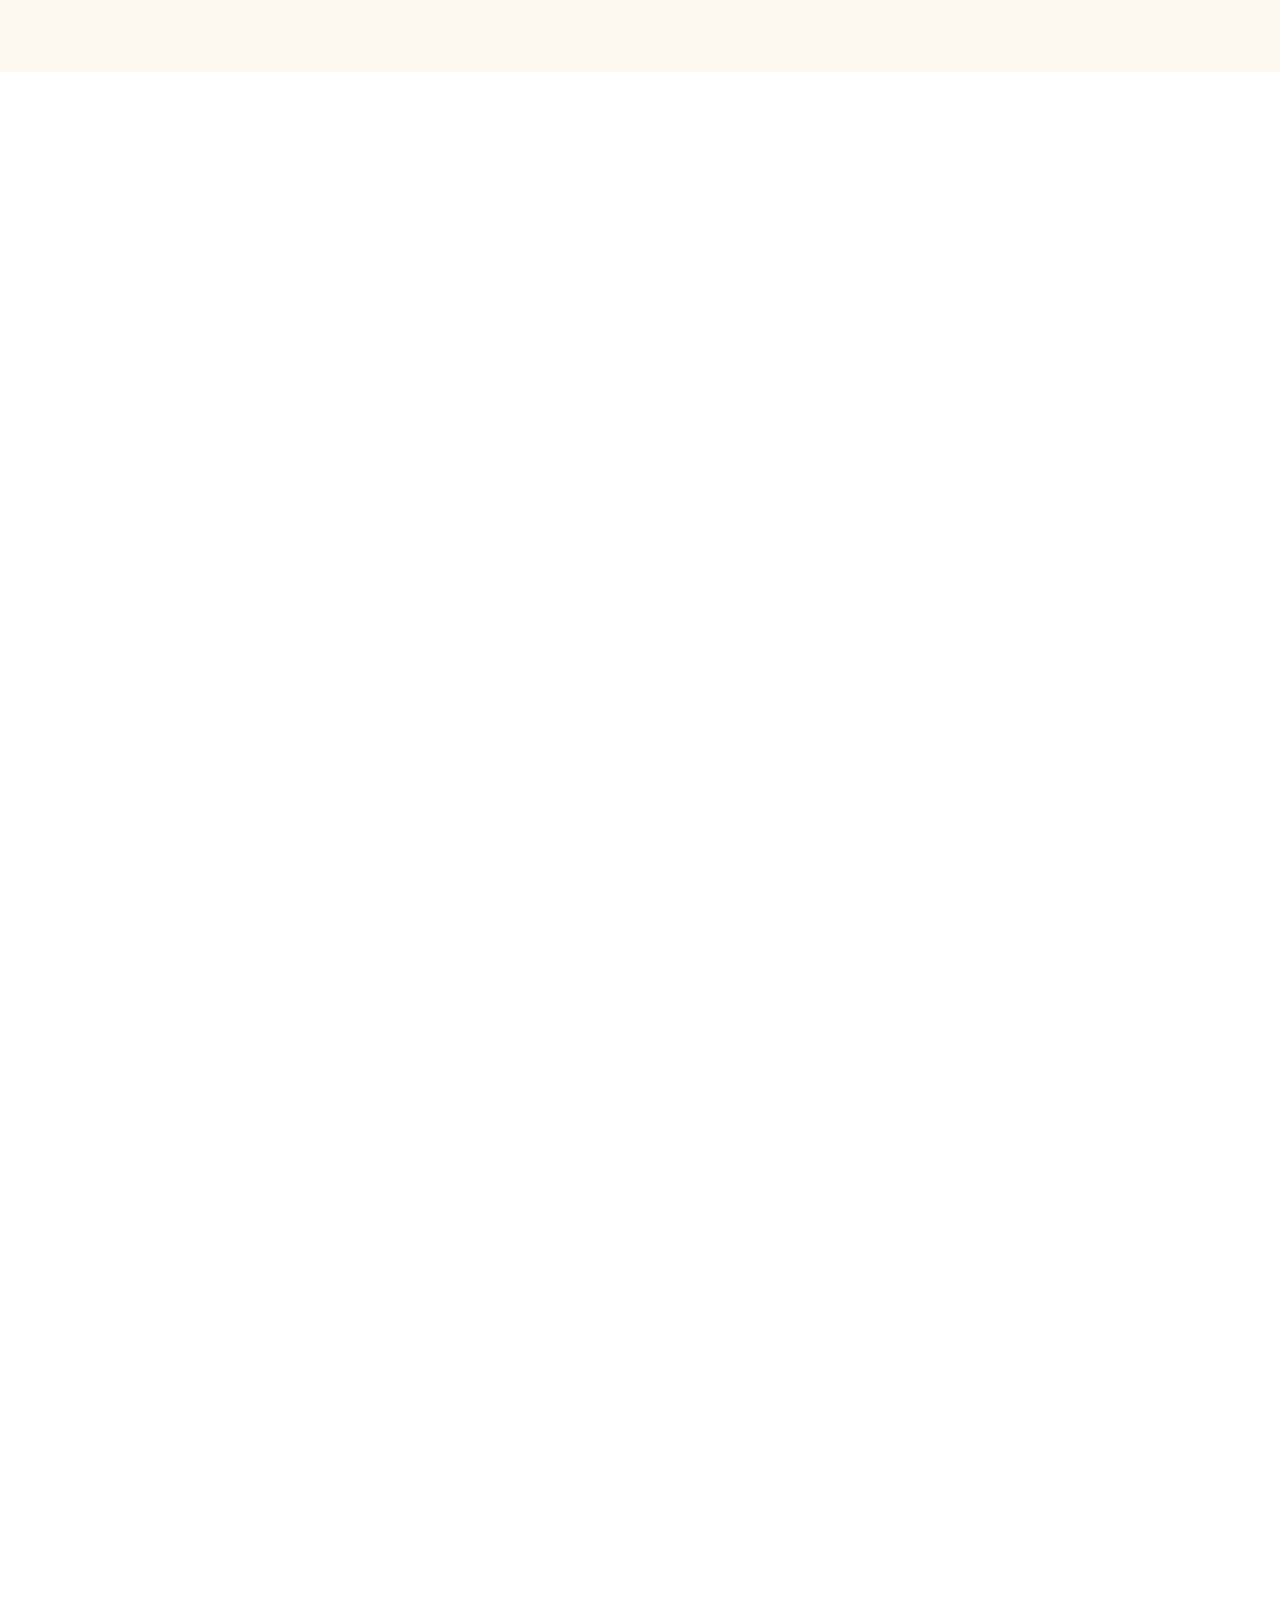
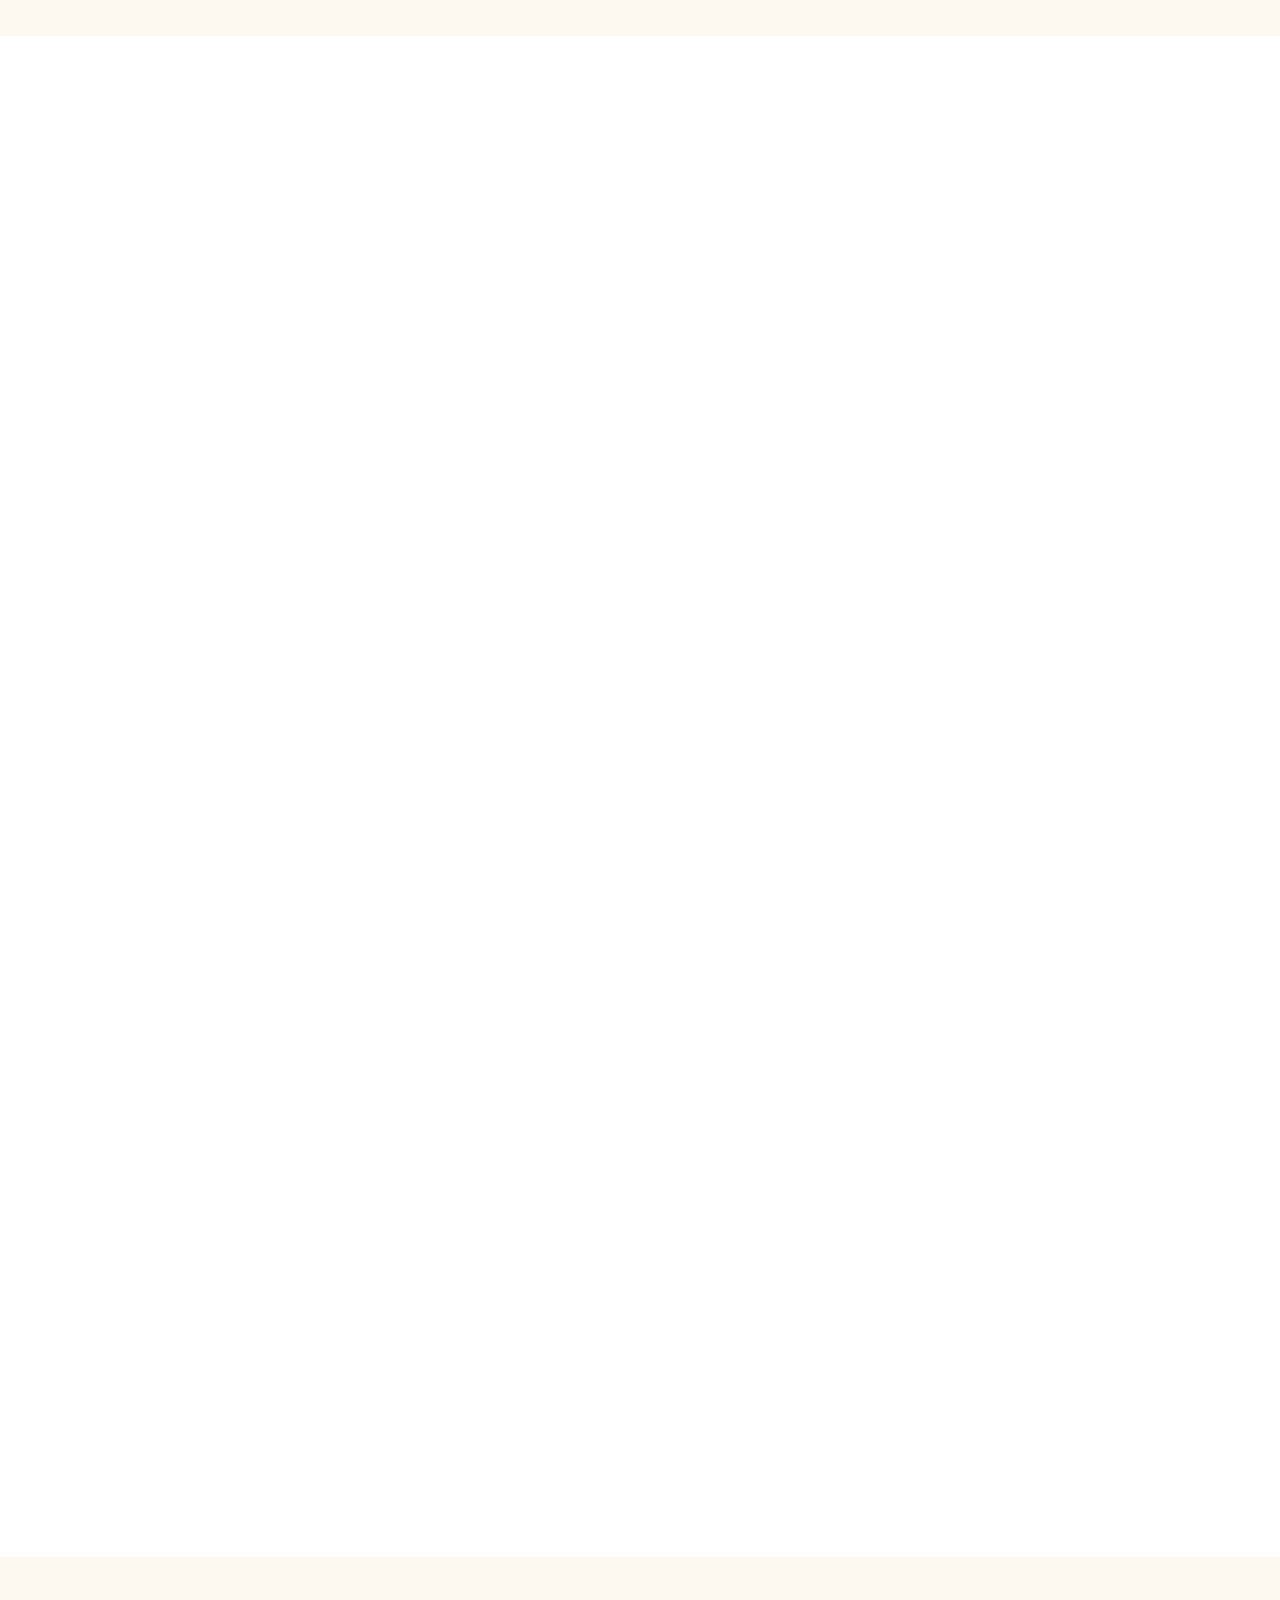
<file: services.html>
﻿<!DOCTYPE html>
<html lang="en">
<head>
    <meta charset="UTF-8">
    <meta name="viewport" content="width=device-width, initial-scale=1.0">
    <title>Services | Dorris Alexy Book Marketing Strategist</title>
    <link rel="icon" type="image/png" href="Dorris Alexy.png">
    <link rel="stylesheet" href="style.css">
    <link href="https://fonts.googleapis.com/css2?family=Cormorant+Garamond:wght@400;500;600;700&family=Montserrat:wght@300;400;500;600;700&display=swap" rel="stylesheet">
</head>
<body>

    <nav class="navbar" id="navbar">
        <div class="container nav-container">
            <a href="index.html" class="logo">
                <img src="Dorris Alexy.png" alt="Dorris Alexy Logo" class="logo-img">
                <span class="logo-text">Dorris <span class="gold">Alexy</span></span>
            </a>
            <ul class="nav-links" id="navLinks">
                <li><a href="index.html">Home</a></li>
                <li><a href="about.html">About</a></li>
                <li class="dropdown">
                    <a href="services.html" class="dropdown-toggle active">Services <span class="arrow">&#9662;</span></a>
                    <ul class="dropdown-menu">
                        <li><a href="#services-overview">All Services</a></li>
                        <li><a href="#launch">Book Launch Campaigns</a></li>
                        <li><a href="#ads">Book Ads Management</a></li>
                        <li><a href="#branding">Author Branding</a></li>
                        <li><a href="#strategy">Strategy Intensive</a></li>
                        <li><a href="#mockup">Book Mockup Design</a></li>
                        <li><a href="#trailer">Book Trailer Production</a></li>
                        <li><a href="#goodreads">Goodreads Listopia</a></li>
                        <li><a href="#bookclub">Book Club Litopia</a></li>
                    </ul>
                </li>
                <li><a href="results.html">Results</a></li>
                <li><a href="blog.html">Blog</a></li>
                <li><a href="faq.html">FAQ</a></li>
                <li><a href="contact.html" class="btn-nav">Email Me</a></li>
            </ul>
            <div class="hamburger" id="hamburger">
                <span></span>
                <span></span>
                <span></span>
            </div>
        </div>
    </nav>

    <!-- ===== HERO SECTION ===== -->
    <section class="page-hero">
        <div class="container">
            <p class="hero-tag animate-fade-up">What I Offer</p>
            <h1 class="animate-fade-up">Book Marketing Services Built for Real Results, Not Empty Promises</h1>
            <p class="hero-sub animate-fade-up">From comprehensive launch campaigns and paid advertising to professional book mockups, cinematic trailers, Goodreads Listopia placement, and book club outreach, I provide a complete marketing solution under one roof. Every service is fully customized to your book, your genre, your audience, and your budget.</p>
        </div>
    </section>

    <!-- ===== SERVICES OVERVIEW CARDS ===== -->
    <section id="services-overview" class="services-preview" style="padding-top: 80px;">
        <div class="container">
            <div class="section-header animate-on-scroll">
                <p class="section-tag">Choose Your Path</p>
                <h2>Not Sure Where to Start? Jump to Any Service Below.</h2>
                <p class="section-sub">Click on any card to jump directly to that service's full details on this page.</p>
            </div>

            <div class="services-grid">
                <a href="#launch" class="service-card animate-on-scroll">
                    <div class="service-number">01</div>
                    <h3>Full Book Launch Campaign</h3>
                    <p>A complete, done-for-you 90-day launch strategy from pre-release buzz to bestseller status.</p>
                    <span class="service-link">View Details</span>
                </a>
                <a href="#ads" class="service-card animate-on-scroll">
                    <div class="service-number">02</div>
                    <h3>Book Ads Management</h3>
                    <p>Strategic, high-converting ad campaigns across Amazon Ads, Meta, and BookBub.</p>
                    <span class="service-link">View Details</span>
                </a>
                <a href="#branding" class="service-card animate-on-scroll">
                    <div class="service-number">03</div>
                    <h3>Author Branding and Platform</h3>
                    <p>Build a loyal, engaged reader community that buys every book you release.</p>
                    <span class="service-link">View Details</span>
                </a>
                <a href="#strategy" class="service-card animate-on-scroll">
                    <div class="service-number">04</div>
                    <h3>1-on-1 Strategy Intensive</h3>
                    <p>A focused email-based consulting package with a custom 6-month action plan.</p>
                    <span class="service-link">View Details</span>
                </a>
                <a href="#mockup" class="service-card animate-on-scroll">
                    <div class="service-number">05</div>
                    <h3>Book Mockup Design</h3>
                    <p>Professional, photorealistic 3D book mockups for all your marketing needs.</p>
                    <span class="service-link">View Details</span>
                </a>
                <a href="#trailer" class="service-card animate-on-scroll">
                    <div class="service-number">06</div>
                    <h3>Book Trailer Production</h3>
                    <p>Cinematic trailers that capture the emotional essence of your story.</p>
                    <span class="service-link">View Details</span>
                </a>
                <a href="#goodreads" class="service-card animate-on-scroll">
                    <div class="service-number">07</div>
                    <h3>Goodreads Listopia Placement</h3>
                    <p>Strategic placement on popular lists where millions of readers browse.</p>
                    <span class="service-link">View Details</span>
                </a>
                <a href="#bookclub" class="service-card animate-on-scroll">
                    <div class="service-number">08</div>
                    <h3>Book Club Litopia Outreach</h3>
                    <p>Targeted outreach to book clubs to get your book into their reading circuits.</p>
                    <span class="service-link">View Details</span>
                </a>
            </div>
        </div>
    </section>

    <!-- ===== SERVICE 1: BOOK LAUNCH CAMPAIGNS ===== -->
    <section id="launch" class="service-detail" style="background: #ffffff;">
        <div class="container">
            <div class="service-detail-content">

                <div class="section-header animate-on-scroll" style="text-align: left;">
                    <p class="section-tag">Service Number 1</p>
                    <h2>Full Book Launch Campaign</h2>
                    <p>Launch your book like a bestseller, not an afterthought. A complete, done-for-you 90-day book launch campaign that builds pre-release buzz, dominates launch week, and keeps your book selling long after the initial excitement fades.</p>
                </div>

                <h3 class="animate-on-scroll">Why Launch Strategy Matters</h3>
                <p class="animate-on-scroll">Amazon's algorithm pays extremely close attention to what happens in the first 30 days after your book is published. If your book generates a strong surge of sales, downloads, and reviews during that critical window, Amazon begins recommending your book to more readers organically. You get placed in "Customers Also Bought" carousels, you show up higher in search results, and you get featured in genre-specific email recommendations sent to millions of readers.</p>
                <p class="animate-on-scroll">But if your book launches to silence, the algorithm buries it. And once your book is buried, it is incredibly difficult and expensive to dig it back out. That is why your launch strategy is the single most important marketing investment you will ever make.</p>

                <h3 class="animate-on-scroll">Phase 1: Pre-Launch (Days 1 through 60 Before Publication)</h3>
                <ul class="includes-list animate-on-scroll">
                    <li>Market and competitor research analyzing the top 20 bestselling books in your genre</li>
                    <li>Amazon listing optimization including title, subtitle, description, and backend keywords</li>
                    <li>Category strategy identifying the best 3 to 5 Amazon categories for maximum ranking</li>
                    <li>ARC team recruitment and management of 50 to 200+ advance readers</li>
                    <li>Pre-launch buzz campaign with countdown strategy, cover reveal, and teaser content</li>
                    <li>Email list warm-up sequence of 5 professionally written emails</li>
                    <li>Professional book mockup creation for all promotional materials</li>
                </ul>

                <h3 class="animate-on-scroll">Phase 2: Launch Week (Days 1 through 7 After Publication)</h3>
                <ul class="includes-list animate-on-scroll">
                    <li>Complete launch day coordination of all moving pieces</li>
                    <li>7-day launch week email sequence designed for maximum sales velocity</li>
                    <li>Strategic Amazon and Meta ad campaign activation</li>
                    <li>Real-time monitoring and troubleshooting of sales, rankings, and reviews</li>
                    <li>Social proof amplification using early reviews and milestones</li>
                </ul>

                <h3 class="animate-on-scroll">Phase 3: Post-Launch Momentum (Days 8 through 30)</h3>
                <ul class="includes-list animate-on-scroll">
                    <li>Post-launch ad optimization with daily monitoring</li>
                    <li>Continued review generation strategy</li>
                    <li>Price promotions, newsletter swaps, Goodreads placement, and book club outreach</li>
                    <li>Comprehensive 30-day performance report delivered via email</li>
                </ul>

                <div class="fit-grid animate-on-scroll">
                    <div class="fit-box good">
                        <h4>This Service Is Ideal If:</h4>
                        <ul>
                            <li>Your book publishes within the next 3 to 6 months</li>
                            <li>You are a debut author wanting a strong first impression</li>
                            <li>You have launched before but were disappointed</li>
                            <li>You want a hands-off, done-for-you experience</li>
                            <li>You are willing to invest in long-term success</li>
                        </ul>
                    </div>
                    <div class="fit-box not-good">
                        <h4>This Might Not Be the Best Fit If:</h4>
                        <ul>
                            <li>Your book has been out for more than 6 months</li>
                            <li>You have a very limited budget</li>
                            <li>You prefer to execute everything yourself</li>
                        </ul>
                    </div>
                </div>

                <div class="investment-box animate-on-scroll">
                    <h3>Investment and Timeline</h3>
                    <p><strong>Timeline:</strong> 3 to 4 months total. Start at least 90 days before your publication date.</p>
                    <p><strong>Investment:</strong> Starting at $[X,XXX] for the complete 90-day campaign.</p>
                    <p><strong>What Is Not Included:</strong> Advertising spend budget, cover design, editing, or formatting.</p>
                    <p><strong>Payment Options:</strong> Full payment with discount, 50/50 split, or 3 monthly installments.</p>
                </div>

                <div style="text-align: center; margin-top: 30px;" class="animate-on-scroll">
                    <a href="contact.html" class="btn btn-primary">Email Me About a Book Launch Campaign</a>
                </div>

            </div>
        </div>
    </section>

    <!-- ===== SERVICE 2: BOOK ADS MANAGEMENT ===== -->
    <section id="ads" class="service-detail" style="background: #fdf8f0;">
        <div class="container">
            <div class="service-detail-content">

                <div class="section-header animate-on-scroll" style="text-align: left;">
                    <p class="section-tag">Service Number 2</p>
                    <h2>Book Ads Management</h2>
                    <p>Stop wasting money on book ads that do not work. I create, manage, and optimize high-converting ad campaigns across Amazon, Facebook, Instagram, and BookBub that drive real book sales and a profitable return on your advertising investment.</p>
                </div>

                <h3 class="animate-on-scroll">Why Most Authors Lose Money on Ads</h3>
                <p class="animate-on-scroll">Ads absolutely work for books. Some of the most commercially successful authors generate the majority of their income through paid advertising. But there is a massive difference between throwing money at an ad platform and running a strategic, professionally optimized campaign.</p>
                <p class="animate-on-scroll">The most common mistakes include targeting the wrong audience with generic keywords, using weak ad creative with flat cover images instead of professional 3D mockups, failing to test systematically, ignoring the conversion funnel by sending traffic to poorly optimized Amazon listings, and giving up too soon before campaigns have gathered enough data.</p>

                <h3 class="animate-on-scroll">Month 1: Audit, Research, and Setup</h3>
                <ul class="includes-list animate-on-scroll">
                    <li>Complete audit of any existing ad accounts across Amazon, Meta, and BookBub</li>
                    <li>Deep-dive keyword research specific to your genre and sub-genre</li>
                    <li>Competitor ad analysis to understand top-performing strategies</li>
                    <li>Detailed audience profiling and targeting strategy</li>
                    <li>Campaign architecture design including structure, ad groups, and bidding</li>
                    <li>Professional ad copywriting including headlines, descriptions, and hooks</li>
                    <li>Ad creative direction with professional book mockups for higher click-through rates</li>
                    <li>Full campaign setup and launch across all agreed platforms</li>
                    <li>Amazon listing audit and optimization recommendations</li>
                </ul>

                <h3 class="animate-on-scroll">Month 2: Testing and Optimization</h3>
                <ul class="includes-list animate-on-scroll">
                    <li>Systematic A/B testing of ad copy, creative assets, and audiences</li>
                    <li>Daily monitoring of all campaign performance metrics</li>
                    <li>Strategic bid adjustments and budget reallocation based on data</li>
                    <li>Negative keyword identification and implementation</li>
                    <li>Click-through rate and conversion rate optimization</li>
                    <li>Weekly performance updates delivered to your email inbox</li>
                </ul>

                <h3 class="animate-on-scroll">Month 3 and Beyond: Scaling</h3>
                <ul class="includes-list animate-on-scroll">
                    <li>Scaling winning campaigns by increasing budgets on high-performing ads</li>
                    <li>Pausing or restructuring underperforming campaigns</li>
                    <li>Expanding into new platforms, audiences, or keyword categories</li>
                    <li>Seasonal and promotional campaign planning</li>
                    <li>Integration of book trailer video ads for higher engagement</li>
                    <li>Comprehensive monthly performance reports via email</li>
                    <li>Ongoing strategy emails to discuss results and next steps</li>
                </ul>

                <h3 class="animate-on-scroll">Platforms I Manage</h3>
                <p class="animate-on-scroll"><strong>Amazon Ads:</strong> Sponsored Products, Sponsored Brands, Sponsored Display, and Lockscreen Ads. The number one platform for driving direct book sales.</p>
                <p class="animate-on-scroll"><strong>Meta Ads (Facebook and Instagram):</strong> Ideal for building awareness, growing your email list, and targeting readers. Video ads with book trailers perform exceptionally well.</p>
                <p class="animate-on-scroll"><strong>BookBub Ads:</strong> A highly targeted platform reaching avid readers who buy discounted books. Excellent for price promotions and backlist sales.</p>

                <div class="investment-box animate-on-scroll">
                    <h3>Investment and Timeline</h3>
                    <p><strong>Timeline:</strong> Ongoing with a minimum 3-month commitment recommended.</p>
                    <p><strong>Management Fee:</strong> Starting at $[X,XXX] per month.</p>
                    <p><strong>Recommended Ad Spend:</strong> $[XXX] to $[X,XXX] per month depending on genre and goals.</p>
                    <p><strong>What Is Included:</strong> All campaign management, optimization, reporting, and communication.</p>
                    <p><strong>What Is Not Included:</strong> Advertising spend, ad creative production, and Amazon listing design.</p>
                </div>

                <div style="text-align: center; margin-top: 30px;" class="animate-on-scroll">
                    <a href="contact.html" class="btn btn-primary">Email Me About Ads Management</a>
                </div>

            </div>
        </div>
    </section>

    <!-- ===== SERVICE 3: AUTHOR BRANDING ===== -->
    <section id="branding" class="service-detail" style="background: #ffffff;">
        <div class="container">
            <div class="service-detail-content">

                <div class="section-header animate-on-scroll" style="text-align: left;">
                    <p class="section-tag">Service Number 3</p>
                    <h2>Author Branding and Platform Growth</h2>
                    <p>Build an author brand that sells books on autopilot for years to come. I help you grow your email list, strengthen your online presence, and build a loyal reader community so every book you publish launches to eager, ready-to-buy readers.</p>
                </div>

                <h3 class="animate-on-scroll">Brand Identity Development</h3>
                <ul class="includes-list animate-on-scroll">
                    <li>Comprehensive author brand audit</li>
                    <li>Brand voice and messaging guide</li>
                    <li>Visual brand direction including color palette and typography</li>
                    <li>Author bio optimization for Amazon, website, and media kits</li>
                    <li>Professional tagline and positioning statement</li>
                    <li>Integration of professional book mockups and trailer assets</li>
                </ul>

                <h3 class="animate-on-scroll">Email List Building</h3>
                <ul class="includes-list animate-on-scroll">
                    <li>Reader magnet strategy and creation guidance</li>
                    <li>Landing page design and technical setup</li>
                    <li>Welcome email sequence of 5 to 7 professionally written emails</li>
                    <li>Nurture email sequence with ongoing content plan</li>
                    <li>Proven list growth tactics including cross-promotions and lead ads</li>
                </ul>

                <h3 class="animate-on-scroll">Content Strategy</h3>
                <ul class="includes-list animate-on-scroll">
                    <li>Content pillar development based on genre and audience</li>
                    <li>30-day content calendar with post ideas and captions</li>
                    <li>Organic engagement strategy</li>
                    <li>Platform-specific tactics for your target readers</li>
                    <li>Profile optimization including bio and pinned content</li>
                </ul>

                <h3 class="animate-on-scroll">Website Optimization</h3>
                <ul class="includes-list animate-on-scroll">
                    <li>Full author website audit with recommendations</li>
                    <li>Homepage, About, and Books page copy optimization</li>
                    <li>SEO recommendations for organic Google traffic</li>
                    <li>Strategic integration of email opt-ins and reader magnets</li>
                    <li>Embedding of book trailers and 3D mockups on key pages</li>
                </ul>

                <h3 class="animate-on-scroll">Newsletter Growth System</h3>
                <ul class="includes-list animate-on-scroll">
                    <li>Newsletter content strategy and template design</li>
                    <li>Growth tactics including newsletter swaps and giveaways</li>
                    <li>Monetization strategy for driving book sales</li>
                    <li>Analytics setup and performance tracking</li>
                </ul>

                <div class="investment-box animate-on-scroll">
                    <h3>Investment and Timeline</h3>
                    <p><strong>Timeline:</strong> 3 to 6 months with measurable growth within 60 to 90 days.</p>
                    <p><strong>Investment:</strong> Starting at $[X,XXX].</p>
                    <p><strong>Payment Options:</strong> Full payment upfront or monthly installments available.</p>
                </div>

                <div style="text-align: center; margin-top: 30px;" class="animate-on-scroll">
                    <a href="contact.html" class="btn btn-primary">Email Me About Brand and Platform Growth</a>
                </div>

            </div>
        </div>
    </section>

    <!-- ===== SERVICE 4: STRATEGY INTENSIVE ===== -->
    <section id="strategy" class="service-detail" style="background: #fdf8f0;">
        <div class="container">
            <div class="service-detail-content">

                <div class="section-header animate-on-scroll" style="text-align: left;">
                    <p class="section-tag">Service Number 4</p>
                    <h2>1-on-1 Strategy Intensive</h2>
                    <p>Get a complete book marketing roadmap delivered straight to your inbox. A focused, high-impact email-based consulting package where I audit your current marketing, identify your biggest growth opportunities, and deliver a custom 6-month action plan.</p>
                </div>

                <h3 class="animate-on-scroll">How It Works</h3>

                <p class="animate-on-scroll"><strong>Step 1: Initial Email Exchange.</strong> Send me an email expressing your interest. I respond within 24 hours with a detailed questionnaire about your book, goals, current marketing, budget, and challenges.</p>

                <p class="animate-on-scroll"><strong>Step 2: Comprehensive Audit.</strong> I spend 3 to 5 business days auditing your Amazon listing, website, email marketing, ad accounts, visual assets, Goodreads presence, and overall positioning. I also research your top competitors.</p>

                <p class="animate-on-scroll"><strong>Step 3: Custom Roadmap Delivered via Email.</strong> Within 5 to 7 business days you receive:</p>
                <ul class="includes-list animate-on-scroll">
                    <li>Honest, detailed assessment of your current marketing</li>
                    <li>Specific, actionable recommendations for immediate improvements</li>
                    <li>Custom 6-month marketing roadmap with detailed action steps</li>
                    <li>Recommendations for visual asset upgrades including mockups and trailers</li>
                    <li>Goodreads and book club outreach strategy if relevant</li>
                    <li>Competitor and market positioning analysis</li>
                    <li>Curated resource pack with templates, checklists, and tools</li>
                    <li>Answers to all your specific questions</li>
                </ul>

                <p class="animate-on-scroll"><strong>Step 4: Follow-Up Support.</strong> You receive 2 full weeks of email follow-up support. Reply anytime and I respond within 24 hours.</p>

                <h3 class="animate-on-scroll">Why Email-Based Consulting Is Better</h3>
                <p class="animate-on-scroll"><strong>Nothing gets lost:</strong> Everything is written down. No frantic note-taking.</p>
                <p class="animate-on-scroll"><strong>Fully searchable:</strong> Find any recommendation instantly by searching your inbox.</p>
                <p class="animate-on-scroll"><strong>Digest at your pace:</strong> Read, re-read, and implement at your own speed.</p>
                <p class="animate-on-scroll"><strong>Permanent reference:</strong> Your roadmap lives in your email archive forever.</p>

                <div class="investment-box animate-on-scroll">
                    <h3>Investment Details</h3>
                    <p><strong>Price:</strong> $[XXX] for the complete Strategy Intensive package.</p>
                    <p><strong>What Is Included:</strong> Questionnaire, written audit, 6-month roadmap, competitor analysis, resource pack, and 2 weeks of email support.</p>
                    <p><strong>Payment:</strong> Due at booking. PayPal, Stripe, and bank transfer accepted.</p>
                </div>

                <div style="text-align: center; margin-top: 30px;" class="animate-on-scroll">
                    <a href="contact.html" class="btn btn-primary">Email Me to Book a Strategy Intensive</a>
                </div>

            </div>
        </div>
    </section>

    <!-- ===== SERVICE 5: BOOK MOCKUP DESIGN ===== -->
    <section id="mockup" class="service-detail" style="background: #ffffff;">
        <div class="container">
            <div class="service-detail-content">

                <div class="section-header animate-on-scroll" style="text-align: left;">
                    <p class="section-tag">Service Number 5</p>
                    <h2>Book Mockup Design</h2>
                    <p>Professional, photorealistic 3D book mockups that make your book look like a bestseller in every promotional graphic, advertisement, website banner, and email campaign.</p>
                </div>

                <h3 class="animate-on-scroll">Why Professional Book Mockups Matter</h3>
                <p class="animate-on-scroll">Readers judge books by their visual presentation before they ever read a single word. A flat, two-dimensional cover image looks amateur and unprofessional next to the polished 3D mockups that bestselling authors use. Professional mockups create an emotional connection, dramatically increase click-through rates on advertisements, make your website look credible, and give bloggers and reviewers compelling visuals to feature.</p>
                <p class="animate-on-scroll">I have seen mockups alone double the click-through rate on client ad campaigns. The visual upgrade is one of the highest-return investments an author can make.</p>

                <h3 class="animate-on-scroll">What Is Included</h3>
                <ul class="includes-list animate-on-scroll">
                    <li>High-resolution photorealistic 3D rendering of your book</li>
                    <li>Multiple angle variations including front-facing, angled, spine view, and back cover</li>
                    <li>Lifestyle scene compositions showing your book on tables, shelves, and in reading environments</li>
                    <li>Format variations for print paperback, hardcover, ebook/tablet, and audiobook if applicable</li>
                    <li>Web-optimized files for websites, email, and advertisements</li>
                    <li>Print-ready high-resolution files for physical marketing materials</li>
                    <li>Transparent background versions for easy integration into any design</li>
                    <li>Unlimited revisions until you are completely satisfied</li>
                </ul>

                <div class="investment-box animate-on-scroll">
                    <h3>Investment and Timeline</h3>
                    <p><strong>Timeline:</strong> 5 to 7 business days from receipt of your cover file.</p>
                    <p><strong>Investment:</strong> Starting at $[XXX].</p>
                    <p><strong>What I Need From You:</strong> Your final cover file in high-resolution PSD or PDF format.</p>
                    <p><strong>Rush Delivery:</strong> Available for an additional fee if you are on a tight timeline.</p>
                </div>

                <div style="text-align: center; margin-top: 30px;" class="animate-on-scroll">
                    <a href="contact.html" class="btn btn-primary">Email Me About Book Mockups</a>
                </div>

            </div>
        </div>
    </section>

    <!-- ===== SERVICE 6: BOOK TRAILER PRODUCTION ===== -->
    <section id="trailer" class="service-detail" style="background: #fdf8f0;">
        <div class="container">
            <div class="service-detail-content">

                <div class="section-header animate-on-scroll" style="text-align: left;">
                    <p class="section-tag">Service Number 6</p>
                    <h2>Book Trailer Production</h2>
                    <p>Cinematic, professionally produced book trailers that capture the emotional essence of your story and hook potential readers within the first five seconds.</p>
                </div>

                <h3 class="animate-on-scroll">Why Book Trailers Are Powerful</h3>
                <p class="animate-on-scroll">Video content outperforms static images on virtually every advertising platform. A cinematic book trailer captures the emotional tone and hook of your story in under 60 seconds. It works on your Amazon Author Page, your website, your email campaigns, and your paid advertising creatives across Facebook, Instagram, and beyond.</p>
                <p class="animate-on-scroll">The key difference is professional execution. Amateur trailers with stock footage and cheesy transitions actually hurt your brand. A professionally produced trailer with custom scriptwriting, voiceover narration, licensed music, and cinematic editing elevates your book's perceived value and creates emotional connection that text alone cannot achieve.</p>

                <h3 class="animate-on-scroll">What Is Included</h3>
                <ul class="includes-list animate-on-scroll">
                    <li>Custom script development based on your book's synopsis, genre, and target audience</li>
                    <li>Professional voiceover narration by a trained voice artist</li>
                    <li>Licensed royalty-free music carefully selected to match your book's tone</li>
                    <li>Cinematic editing with professional visual effects and transitions</li>
                    <li>Integration of your book cover and 3D mockup assets into the trailer</li>
                    <li>Multiple format delivery: horizontal (16:9), vertical (9:16), and square (1:1)</li>
                    <li>Optimized versions for Amazon, Facebook, Instagram, and email</li>
                    <li>One round of revisions to ensure complete satisfaction</li>
                </ul>

                <div class="investment-box animate-on-scroll">
                    <h3>Investment and Timeline</h3>
                    <p><strong>Timeline:</strong> 2 to 3 weeks from creative brief finalization.</p>
                    <p><strong>Investment:</strong> Starting at $[XXX].</p>
                    <p><strong>What I Need From You:</strong> Your book synopsis, target audience description, cover file, and any tone or mood preferences.</p>
                    <p><strong>Rush Delivery:</strong> Available for an additional fee.</p>
                </div>

                <div style="text-align: center; margin-top: 30px;" class="animate-on-scroll">
                    <a href="contact.html" class="btn btn-primary">Email Me About a Book Trailer</a>
                </div>

            </div>
        </div>
    </section>

    <!-- ===== SERVICE 7: GOODREADS LISTOPIA ===== -->
    <section id="goodreads" class="service-detail" style="background: #ffffff;">
        <div class="container">
            <div class="service-detail-content">

                <div class="section-header animate-on-scroll" style="text-align: left;">
                    <p class="section-tag">Service Number 7</p>
                    <h2>Goodreads Listopia Placement</h2>
                    <p>Get your book discovered by millions of readers on the world's largest book community. Strategic placement on popular, high-traffic Goodreads lists where avid readers actively browse for their next read.</p>
                </div>

                <h3 class="animate-on-scroll">Why Goodreads Listopia Is Massively Underutilized</h3>
                <p class="animate-on-scroll">Goodreads has over 90 million members actively browsing the platform for their next read. Goodreads Listopia is a feature where users create and vote on curated book lists organized by genre, theme, mood, or topic. Examples include lists like "Best Psychological Thrillers of All Time" or "Must-Read Romance Novels of the Decade."</p>
                <p class="animate-on-scroll">These lists receive millions of views from readers who are in active discovery mode and ready to buy. When your book appears on the right lists, it gains massive organic visibility that translates directly into Amazon sales without spending a single dollar on advertising. Despite this enormous potential, the vast majority of authors completely overlook Goodreads as a marketing channel.</p>

                <h3 class="animate-on-scroll">What Is Included</h3>
                <ul class="includes-list animate-on-scroll">
                    <li>Complete Goodreads author profile optimization</li>
                    <li>Extensive research to identify the most relevant and active lists in your genre</li>
                    <li>Targeted list placement campaign to get your book on multiple high-traffic lists</li>
                    <li>Review generation strategy to support your list ranking and visibility</li>
                    <li>Monitoring and reporting on placement positions and traffic impact</li>
                    <li>Detailed placement report with organic traffic estimates and sales analysis</li>
                    <li>Recommendations for ongoing Goodreads engagement to maintain visibility</li>
                </ul>

                <div class="investment-box animate-on-scroll">
                    <h3>Investment and Timeline</h3>
                    <p><strong>Timeline:</strong> 2 to 4 weeks for initial placements with ongoing monitoring.</p>
                    <p><strong>Investment:</strong> Starting at $[XXX].</p>
                    <p><strong>What I Need From You:</strong> Your book's Goodreads page link, genre details, and target reader profile.</p>
                </div>

                <div style="text-align: center; margin-top: 30px;" class="animate-on-scroll">
                    <a href="contact.html" class="btn btn-primary">Email Me About Goodreads Placement</a>
                </div>

            </div>
        </div>
    </section>

    <!-- ===== SERVICE 8: BOOK CLUB LITOPIA ===== -->
    <section id="bookclub" class="service-detail" style="background: #fdf8f0;">
        <div class="container">
            <div class="service-detail-content">

                <div class="section-header animate-on-scroll" style="text-align: left;">
                    <p class="section-tag">Service Number 8</p>
                    <h2>Book Club Litopia Outreach</h2>
                    <p>Get your book adopted by book clubs across the country. Targeted outreach to book clubs, reading groups, and literary communities to create a powerful word-of-mouth sales engine for your book.</p>
                </div>

                <h3 class="animate-on-scroll">Why Book Clubs Are Incredibly Powerful</h3>
                <p class="animate-on-scroll">Book clubs represent one of the most powerful and consistently underutilized sales channels in publishing. A single book club adoption can result in dozens of bulk purchases because every member buys or receives a copy. But the impact goes far beyond the initial purchase.</p>
                <p class="animate-on-scroll">When a book club reads and discusses your book, every member becomes a potential advocate. They recommend it to friends, family, and colleagues. They leave reviews on Amazon and Goodreads. They post about it online. The word-of-mouth effect ripples outward for months, creating organic sales momentum that no paid advertisement can replicate.</p>
                <p class="animate-on-scroll">Most authors have no idea how to identify the right book clubs, craft a pitch that resonates, or provide supporting materials that make adoption easy. That is exactly what this service solves.</p>

                <h3 class="animate-on-scroll">What Is Included</h3>
                <ul class="includes-list animate-on-scroll">
                    <li>Extensive research to identify book clubs matching your genre, themes, and audience</li>
                    <li>Custom pitch letter development highlighting why your book is perfect for discussion</li>
                    <li>Targeted outreach campaign to book clubs with personalized pitches</li>
                    <li>Professional discussion guide creation with thoughtful questions and conversation starters</li>
                    <li>Author Q and A coordination via email for clubs wanting direct engagement</li>
                    <li>Detailed outreach report tracking pitches sent, responses received, and adoptions confirmed</li>
                    <li>Follow-up strategy to maintain relationships for future book releases</li>
                </ul>

                <div class="investment-box animate-on-scroll">
                    <h3>Investment and Timeline</h3>
                    <p><strong>Timeline:</strong> 4 to 6 weeks for the complete outreach campaign.</p>
                    <p><strong>Investment:</strong> Starting at $[XXX].</p>
                    <p><strong>What I Need From You:</strong> Your book synopsis, genre details, target reader profile, and any existing reviews or endorsements.</p>
                </div>

                <div style="text-align: center; margin-top: 30px;" class="animate-on-scroll">
                    <a href="contact.html" class="btn btn-primary">Email Me About Book Club Outreach</a>
                </div>

            </div>
        </div>
    </section>

    <!-- ===== WHAT ALL SERVICES SHARE ===== -->
    <section class="why-section" style="background: #1a1a1a; color: #ffffff;">
        <div class="container">
            <div class="section-header animate-on-scroll">
                <p class="section-tag" style="color: #d4a843;">The Dorris Difference</p>
                <h2 style="color: #ffffff;">What Every Service Has in Common</h2>
            </div>
            <div class="why-grid">
                <div class="why-card animate-on-scroll" style="border-color: #333; background: rgba(255,255,255,0.03);">
                    <span class="why-number">01</span>
                    <h3 style="color: #ffffff;">Custom Strategy</h3>
                    <p style="color: #aaa;">Nothing is templated. Every plan is built from scratch based on your specific book, genre, audience, and goals.</p>
                </div>
                <div class="why-card animate-on-scroll" style="border-color: #333; background: rgba(255,255,255,0.03);">
                    <span class="why-number">02</span>
                    <h3 style="color: #ffffff;">Email-Only Communication</h3>
                    <p style="color: #aaa;">Everything is documented, organized, and easy to reference. Regular updates, clear reports, all in writing.</p>
                </div>
                <div class="why-card animate-on-scroll" style="border-color: #333; background: rgba(255,255,255,0.03);">
                    <span class="why-number">03</span>
                    <h3 style="color: #ffffff;">Data-Driven Decisions</h3>
                    <p style="color: #aaa;">Every tactic is tracked, measured, and optimized based on real performance data.</p>
                </div>
                <div class="why-card animate-on-scroll" style="border-color: #333; background: rgba(255,255,255,0.03); grid-column: span 2;">
                    <span class="why-number">04</span>
                    <h3 style="color: #ffffff;">Honest Recommendations and Full Creative Control</h3>
                    <p style="color: #aaa;">If something is not working, I tell you. You retain final approval on absolutely everything. Your book, your brand, your call.</p>
                </div>
            </div>
        </div>
    </section>

    <!-- ===== FINAL CTA ===== -->
    <section class="final-cta">
        <div class="container animate-on-scroll">
            <img src="Dorris Alexy.png" alt="Dorris Alexy" class="cta-logo">
            <h2>Ready to Stop Guessing and Start Selling?</h2>
            <p>Choose the service that fits your current needs, or send me an email and let me help you figure out the best path forward. Your book deserves a real, professional marketing strategy.</p>
            <a href="contact.html" class="btn btn-primary btn-large">Email Me to Get Started</a>
        </div>
    </section>

    <!-- ===== FOOTER ===== -->
    <footer class="footer">
        <div class="container">
            <div class="footer-top">
                <div class="footer-brand">
                    <a href="index.html" class="logo">
                        <img src="Dorris Alexy.png" alt="Dorris Alexy Logo" class="footer-logo-img">
                        <span class="logo-text">Dorris <span class="gold">Alexy</span></span>
                    </a>
                    <p class="footer-tagline">Book Marketing Strategist | Helping Authors Launch, Market, and Scale Their Books With Data-Driven Strategy</p>
                </div>
                <div class="footer-links-group">
                    <h4>Quick Links</h4>
                    <ul>
                        <li><a href="index.html">Home</a></li>
                        <li><a href="about.html">About</a></li>
                        <li><a href="services.html">Services</a></li>
                        <li><a href="results.html">Results</a></li>
                        <li><a href="blog.html">Blog</a></li>
                        <li><a href="faq.html">FAQ</a></li>
                        <li><a href="contact.html">Contact</a></li>
                    </ul>
                </div>
                <div class="footer-links-group">
                    <h4>Services</h4>
                    <ul>
                        <li><a href="services.html#launch">Book Launch Campaigns</a></li>
                        <li><a href="services.html#ads">Ads Management</a></li>
                        <li><a href="services.html#branding">Author Branding</a></li>
                        <li><a href="services.html#strategy">Strategy Intensive</a></li>
                        <li><a href="services.html#mockup">Book Mockup Design</a></li>
                        <li><a href="services.html#trailer">Book Trailer</a></li>
                        <li><a href="services.html#goodreads">Goodreads Listopia</a></li>
                        <li><a href="services.html#bookclub">Book Club Litopia</a></li>
                    </ul>
                </div>
                <div class="footer-links-group">
                    <h4>Get In Touch</h4>
                    <p class="footer-email">dorrisalexy@gmail.com</p>
                    <div class="footer-newsletter">
                        <p>Join my newsletter for weekly book marketing tips:</p>
                        <form action="https://formspree.io/f/mljdvzgd" method="POST" class="newsletter-form">
                            <input type="email" name="email" placeholder="Your email address" required>
                            <button type="submit" class="btn btn-primary btn-sm">Subscribe</button>
                        </form>
                    </div>
                </div>
            </div>
            <div class="footer-bottom">
                <p>&copy; 2026 Dorris Alexy. All rights reserved. Built with dedication for authors who refuse to let their books go unnoticed.</p>
                <div class="footer-legal">
                    <a href="#">Privacy Policy</a>
                    <a href="#">Terms of Service</a>
                </div>
            </div>
        </div>
    </footer>

    <script src="script.js"></script>
</body>
</html>
</file>
<file: style.css>
/* ===== RESET AND BASE ===== */
* {
    margin: 0;
    padding: 0;
    box-sizing: border-box;
}

html {
    scroll-behavior: smooth;
}

body {
    font-family: 'Montserrat', sans-serif;
    color: #2a2a2a;
    line-height: 1.8;
    background: #ffffff;
    overflow-x: hidden;
}

h1, h2, h3, h4 {
    font-family: 'Cormorant Garamond', serif;
    line-height: 1.3;
    color: #1a1a1a;
}

.container {
    max-width: 1200px;
    margin: 0 auto;
    padding: 0 24px;
}

a {
    text-decoration: none;
    color: inherit;
    transition: all 0.3s ease;
}

img {
    max-width: 100%;
    height: auto;
}

.gold {
    color: #b8860b;
}

/* ===== ANIMATIONS ===== */
.animate-fade-up {
    opacity: 0;
    transform: translateY(40px);
    animation: fadeUp 0.8s ease forwards;
}

.animate-fade-up-delay {
    opacity: 0;
    transform: translateY(40px);
    animation: fadeUp 0.8s ease 0.4s forwards;
}

.animate-fade-left {
    opacity: 0;
    transform: translateX(60px);
    animation: fadeLeft 1s ease 0.3s forwards;
}

.animate-on-scroll {
    opacity: 0;
    transform: translateY(30px);
    transition: opacity 0.7s ease, transform 0.7s ease;
}

.animate-on-scroll.visible {
    opacity: 1;
    transform: translateY(0);
}

@keyframes fadeUp {
    to {
        opacity: 1;
        transform: translateY(0);
    }
}

@keyframes fadeLeft {
    to {
        opacity: 1;
        transform: translateX(0);
    }
}

@keyframes float {
    0%, 100% { transform: translateY(0px); }
    50% { transform: translateY(-12px); }
}

@keyframes pulse {
    0%, 100% { transform: scale(1); }
    50% { transform: scale(1.03); }
}

@keyframes shimmer {
    0% { background-position: -200% center; }
    100% { background-position: 200% center; }
}

/* ===== BUTTONS ===== */
.btn {
    display: inline-block;
    padding: 16px 36px;
    border-radius: 50px;
    font-weight: 600;
    font-size: 0.9rem;
    font-family: 'Montserrat', sans-serif;
    transition: all 0.4s ease;
    cursor: pointer;
    border: none;
    letter-spacing: 0.5px;
}

.btn-primary {
    background: linear-gradient(135deg, #b8860b, #d4a843);
    color: #ffffff;
    box-shadow: 0 4px 15px rgba(184, 134, 11, 0.3);
}

.btn-primary:hover {
    background: linear-gradient(135deg, #996f09, #b8860b);
    transform: translateY(-3px);
    box-shadow: 0 8px 25px rgba(184, 134, 11, 0.4);
}

.btn-outline {
    background: transparent;
    color: #b8860b;
    border: 2px solid #b8860b;
}

.btn-outline:hover {
    background: #b8860b;
    color: #ffffff;
    transform: translateY(-3px);
}

.btn-large {
    padding: 20px 48px;
    font-size: 1rem;
}

.btn-sm {
    padding: 10px 20px;
    font-size: 0.8rem;
}

.btn-white {
    background: #ffffff;
    color: #b8860b;
}

.btn-white:hover {
    background: #f5f0e6;
    transform: translateY(-3px);
}

/* ===== NAVBAR ===== */
.navbar {
    position: fixed;
    top: 0;
    width: 100%;
    z-index: 1000;
    background: rgba(255, 255, 255, 0.97);
    backdrop-filter: blur(12px);
    box-shadow: 0 1px 20px rgba(0, 0, 0, 0.04);
    padding: 12px 0;
    transition: all 0.3s ease;
}

.navbar.scrolled {
    padding: 8px 0;
    box-shadow: 0 2px 30px rgba(0, 0, 0, 0.08);
}

.nav-container {
    display: flex;
    justify-content: space-between;
    align-items: center;
}

.logo {
    display: flex;
    align-items: center;
    gap: 10px;
}

.logo-img {
    width: 40px;
    height: 40px;
    object-fit: contain;
    border-radius: 50%;
}

.logo-text {
    font-family: 'Cormorant Garamond', serif;
    font-size: 1.5rem;
    font-weight: 700;
    color: #1a1a1a;
}

.nav-links {
    display: flex;
    list-style: none;
    gap: 28px;
    align-items: center;
}

.nav-links > li > a {
    font-size: 0.88rem;
    font-weight: 500;
    color: #555;
    padding: 8px 0;
    position: relative;
}

.nav-links > li > a::after {
    content: '';
    position: absolute;
    bottom: 0;
    left: 0;
    width: 0;
    height: 2px;
    background: #b8860b;
    transition: width 0.3s ease;
}

.nav-links > li > a:hover::after,
.nav-links > li > a.active::after {
    width: 100%;
}

.nav-links > li > a:hover,
.nav-links > li > a.active {
    color: #b8860b;
}

.btn-nav {
    background: linear-gradient(135deg, #b8860b, #d4a843) !important;
    color: #ffffff !important;
    padding: 10px 26px !important;
    border-radius: 50px !important;
    font-weight: 600 !important;
    box-shadow: 0 4px 12px rgba(184, 134, 11, 0.25);
}

.btn-nav::after {
    display: none !important;
}

.btn-nav:hover {
    transform: translateY(-2px);
    box-shadow: 0 6px 20px rgba(184, 134, 11, 0.4);
}

/* Dropdown */
.dropdown {
    position: relative;
}

.arrow {
    font-size: 0.7rem;
    margin-left: 3px;
    transition: transform 0.3s ease;
}

.dropdown:hover .arrow {
    transform: rotate(180deg);
}

.dropdown-menu {
    position: absolute;
    top: 100%;
    left: -20px;
    background: #ffffff;
    min-width: 260px;
    border-radius: 12px;
    box-shadow: 0 15px 50px rgba(0, 0, 0, 0.12);
    padding: 12px 0;
    opacity: 0;
    visibility: hidden;
    transform: translateY(10px);
    transition: all 0.3s ease;
    list-style: none;
    z-index: 1001;
}

.dropdown:hover .dropdown-menu {
    opacity: 1;
    visibility: visible;
    transform: translateY(0);
}

.dropdown-menu li a {
    display: block;
    padding: 10px 24px;
    font-size: 0.85rem;
    color: #555;
    transition: all 0.2s ease;
}

.dropdown-menu li a:hover {
    background: #fdf8f0;
    color: #b8860b;
    padding-left: 30px;
}

.dropdown-menu li a::after {
    display: none;
}

/* Hamburger */
.hamburger {
    display: none;
    flex-direction: column;
    gap: 5px;
    cursor: pointer;
    z-index: 1002;
}

.hamburger span {
    width: 26px;
    height: 3px;
    background: #1a1a1a;
    border-radius: 3px;
    transition: all 0.3s ease;
}

.hamburger.active span:nth-child(1) {
    transform: rotate(45deg) translate(6px, 6px);
}

.hamburger.active span:nth-child(2) {
    opacity: 0;
}

.hamburger.active span:nth-child(3) {
    transform: rotate(-45deg) translate(6px, -6px);
}

/* ===== HERO SECTION ===== */
.hero {
    min-height: 100vh;
    display: flex;
    flex-direction: column;
    justify-content: center;
    background: linear-gradient(160deg, #fdf8f0 0%, #f5ead6 40%, #fdf8f0 100%);
    padding-top: 90px;
    position: relative;
    overflow: hidden;
}

.hero::before {
    content: '';
    position: absolute;
    top: -50%;
    right: -20%;
    width: 600px;
    height: 600px;
    background: radial-gradient(circle, rgba(184, 134, 11, 0.06) 0%, transparent 70%);
    border-radius: 50%;
}

.hero .hero-content {
    display: grid;
    grid-template-columns: 1.3fr 0.7fr;
    gap: 60px;
    align-items: center;
    padding: 40px 0;
}

.hero-tag {
    color: #b8860b;
    font-weight: 600;
    text-transform: uppercase;
    letter-spacing: 3px;
    font-size: 0.8rem;
    margin-bottom: 16px;
}

.hero h1 {
    font-size: 3.2rem;
    color: #1a1a1a;
    margin-bottom: 24px;
    line-height: 1.2;
}

.hero-sub {
    font-size: 1.05rem;
    color: #666;
    margin-bottom: 36px;
    line-height: 1.9;
}

.hero-buttons {
    display: flex;
    gap: 16px;
    flex-wrap: wrap;
}

.hero-logo-img {
    width: 100%;
    max-width: 380px;
    animation: float 4s ease-in-out infinite;
    filter: drop-shadow(0 20px 40px rgba(184, 134, 11, 0.15));
}

.trust-bar {
    background: rgba(255, 255, 255, 0.8);
    padding: 30px 0;
    margin-top: 20px;
    border-top: 1px solid rgba(184, 134, 11, 0.1);
}

.trust-content {
    display: flex;
    justify-content: space-around;
    flex-wrap: wrap;
    gap: 20px;
}

.trust-item {
    text-align: center;
}

.trust-number {
    display: block;
    font-family: 'Cormorant Garamond', serif;
    font-size: 2rem;
    font-weight: 700;
    color: #b8860b;
}

.trust-label {
    font-size: 0.8rem;
    color: #888;
    text-transform: uppercase;
    letter-spacing: 1px;
}

/* ===== PAGE HERO ===== */
.page-hero {
    padding: 160px 0 80px;
    background: linear-gradient(160deg, #fdf8f0 0%, #f5ead6 40%, #fdf8f0 100%);
    text-align: center;
    position: relative;
    overflow: hidden;
}

.page-hero::before {
    content: '';
    position: absolute;
    bottom: -50%;
    left: -20%;
    width: 500px;
    height: 500px;
    background: radial-gradient(circle, rgba(184, 134, 11, 0.05) 0%, transparent 70%);
    border-radius: 50%;
}

.page-hero h1 {
    font-size: 3rem;
    max-width: 800px;
    margin: 0 auto 20px;
}

.page-hero .hero-sub {
    max-width: 700px;
    margin: 0 auto;
    font-size: 1.05rem;
    color: #666;
}

/* ===== SECTION HEADERS ===== */
.section-tag {
    color: #b8860b;
    font-weight: 600;
    text-transform: uppercase;
    letter-spacing: 3px;
    font-size: 0.78rem;
    margin-bottom: 12px;
}

.section-header {
    text-align: center;
    margin-bottom: 60px;
}

.section-header h2 {
    font-size: 2.6rem;
    margin-bottom: 16px;
}

.section-sub {
    color: #777;
    max-width: 650px;
    margin: 0 auto;
    font-size: 1rem;
}

/* ===== PROBLEM SECTION ===== */
.problem-section {
    padding: 100px 0;
    background: #ffffff;
}

.problem-content {
    max-width: 800px;
    margin: 0 auto 50px;
    text-align: center;
}

.problem-content p {
    color: #555;
    margin-bottom: 16px;
    font-size: 1.02rem;
}

.highlight-text {
    font-size: 1.2rem !important;
    color: #1a1a1a !important;
    padding: 20px 0;
}

.problem-list {
    display: grid;
    grid-template-columns: repeat(2, 1fr);
    gap: 24px;
    max-width: 900px;
    margin: 0 auto 40px;
}

.problem-item {
    display: flex;
    gap: 16px;
    padding: 24px;
    background: #fdf8f0;
    border-radius: 12px;
    transition: transform 0.3s ease;
}

.problem-item:hover {
    transform: translateY(-3px);
}

.problem-icon {
    font-family: 'Cormorant Garamond', serif;
    font-size: 1.6rem;
    font-weight: 700;
    color: #b8860b;
    opacity: 0.5;
    min-width: 36px;
}

.problem-item p {
    color: #555;
    font-size: 0.92rem;
    margin: 0;
}

.problem-cta {
    text-align: center;
}

/* ===== SOLUTION SECTION ===== */
.solution-section {
    padding: 100px 0;
    background: #1a1a1a;
    color: #ffffff;
}

.solution-section .section-tag {
    color: #d4a843;
}

.solution-section h2 {
    color: #ffffff;
}

.solution-grid {
    display: grid;
    grid-template-columns: repeat(3, 1fr);
    gap: 30px;
}

.solution-card {
    padding: 40px 30px;
    background: rgba(255, 255, 255, 0.04);
    border: 1px solid rgba(255, 255, 255, 0.08);
    border-radius: 16px;
    text-align: center;
    transition: all 0.4s ease;
}

.solution-card:hover {
    background: rgba(255, 255, 255, 0.08);
    transform: translateY(-5px);
    border-color: rgba(212, 168, 67, 0.3);
}

.solution-icon {
    font-size: 2rem;
    color: #d4a843;
    margin-bottom: 16px;
}

.solution-card h3 {
    color: #ffffff;
    font-size: 1.4rem;
    margin-bottom: 12px;
}

.solution-card p {
    color: #aaa;
    font-size: 0.92rem;
}

/* ===== SERVICES PREVIEW ===== */
.services-preview {
    padding: 100px 0;
    background: #fdf8f0;
}

.services-grid {
    display: grid;
    grid-template-columns: repeat(4, 1fr);
    gap: 24px;
}

.service-card {
    display: block;
    background: #ffffff;
    padding: 36px 28px;
    border-radius: 16px;
    box-shadow: 0 4px 20px rgba(0, 0, 0, 0.04);
    transition: all 0.4s ease;
    position: relative;
    overflow: hidden;
}

.service-card::before {
    content: '';
    position: absolute;
    top: 0;
    left: 0;
    width: 100%;
    height: 4px;
    background: linear-gradient(90deg, #b8860b, #d4a843);
    transform: scaleX(0);
    transform-origin: left;
    transition: transform 0.4s ease;
}

.service-card:hover {
    transform: translateY(-6px);
    box-shadow: 0 15px 40px rgba(0, 0, 0, 0.08);
}

.service-card:hover::before {
    transform: scaleX(1);
}

.service-number {
    font-family: 'Cormorant Garamond', serif;
    font-size: 2.5rem;
    font-weight: 700;
    color: #b8860b;
    opacity: 0.2;
    margin-bottom: 12px;
}

.service-card h3 {
    font-size: 1.2rem;
    margin-bottom: 10px;
    color: #1a1a1a;
}

.service-card p {
    color: #777;
    font-size: 0.88rem;
    margin-bottom: 16px;
}

.service-link {
    color: #b8860b;
    font-weight: 600;
    font-size: 0.85rem;
    display: inline-flex;
    align-items: center;
    gap: 4px;
}

/* ===== WHY SECTION ===== */
.why-section {
    padding: 100px 0;
    background: #ffffff;
}

.why-grid {
    display: grid;
    grid-template-columns: repeat(2, 1fr);
    gap: 30px;
}

.why-card {
    padding: 36px;
    border: 1px solid #eee;
    border-radius: 16px;
    transition: all 0.4s ease;
    position: relative;
}

.why-card:hover {
    border-color: #b8860b;
    box-shadow: 0 10px 30px rgba(184, 134, 11, 0.08);
    transform: translateY(-3px);
}

.why-card:last-child {
    grid-column: span 2;
}

.why-number {
    font-family: 'Cormorant Garamond', serif;
    font-size: 2rem;
    font-weight: 700;
    color: #b8860b;
    opacity: 0.3;
    margin-bottom: 10px;
    display: block;
}

.why-card h3 {
    font-size: 1.3rem;
    margin-bottom: 12px;
}

.why-card p {
    color: #666;
    font-size: 0.94rem;
}

/* ===== TESTIMONIALS ===== */
.testimonials-section {
    padding: 100px 0;
    background: #1a1a1a;
    color: #ffffff;
}

.testimonials-section .section-tag {
    color: #d4a843;
}

.testimonials-section h2 {
    color: #ffffff;
}

.testimonials-grid {
    display: grid;
    grid-template-columns: repeat(3, 1fr);
    gap: 24px;
}

.testimonial-card {
    background: rgba(255, 255, 255, 0.04);
    border: 1px solid rgba(255, 255, 255, 0.08);
    padding: 32px;
    border-radius: 16px;
    transition: all 0.4s ease;
}

.testimonial-card:hover {
    background: rgba(255, 255, 255, 0.07);
    border-color: rgba(212, 168, 67, 0.2);
    transform: translateY(-4px);
}

.stars {
    color: #d4a843;
    font-size: 1.1rem;
    margin-bottom: 16px;
    letter-spacing: 2px;
}

.testimonial-card p {
    color: #ccc;
    font-size: 0.92rem;
    font-style: italic;
    margin-bottom: 20px;
    line-height: 1.8;
}

.testimonial-card h4 {
    color: #d4a843;
    font-size: 0.9rem;
    font-weight: 600;
}

/* ===== FINAL CTA ===== */
.final-cta {
    padding: 100px 0;
    background: linear-gradient(160deg, #fdf8f0 0%, #f5ead6 100%);
    text-align: center;
}

.final-cta h2 {
    font-size: 2.4rem;
    max-width: 700px;
    margin: 0 auto 20px;
}

.final-cta p {
    color: #666;
    max-width: 600px;
    margin: 0 auto 36px;
    font-size: 1.02rem;
}

.cta-logo {
    width: 80px;
    height: 80px;
    object-fit: contain;
    margin-bottom: 24px;
    animation: pulse 3s ease-in-out infinite;
}

/* ===== ABOUT PAGE ===== */
.about-story {
    padding: 100px 0;
}

.about-grid {
    display: grid;
    grid-template-columns: 0.8fr 1.2fr;
    gap: 60px;
    align-items: start;
}

.about-photo {
    width: 100%;
    max-width: 350px;
    border-radius: 20px;
    box-shadow: 0 20px 50px rgba(0, 0, 0, 0.1);
    position: sticky;
    top: 120px;
}

.about-text h2 {
    font-size: 2.2rem;
    margin-bottom: 24px;
}

.about-text p {
    color: #555;
    margin-bottom: 16px;
    font-size: 1rem;
}

/* Philosophy */
.philosophy-section {
    padding: 100px 0;
    background: #fdf8f0;
}

.philosophy-grid {
    display: grid;
    grid-template-columns: repeat(3, 1fr);
    gap: 24px;
}

.philosophy-card {
    padding: 36px;
    background: #ffffff;
    border-radius: 16px;
    box-shadow: 0 4px 20px rgba(0, 0, 0, 0.04);
    transition: all 0.4s ease;
}

.philosophy-card:hover {
    transform: translateY(-4px);
    box-shadow: 0 12px 35px rgba(0, 0, 0, 0.08);
}

.philosophy-card h3 {
    font-size: 1.3rem;
    color: #b8860b;
    margin-bottom: 12px;
}

.philosophy-card p {
    color: #666;
    font-size: 0.92rem;
}

.philosophy-grid .philosophy-card:nth-child(4),
.philosophy-grid .philosophy-card:nth-child(5) {
    grid-column: auto;
}

/* Credentials */
.credentials-section {
    padding: 80px 0;
    background: #1a1a1a;
    color: #ffffff;
}

.credentials-section .section-tag {
    color: #d4a843;
}

.credentials-section h2 {
    color: #ffffff;
}

.credentials-grid {
    display: grid;
    grid-template-columns: repeat(4, 1fr);
    gap: 20px;
}

.credential-item {
    padding: 24px;
    background: rgba(255, 255, 255, 0.04);
    border: 1px solid rgba(255, 255, 255, 0.08);
    border-radius: 12px;
    text-align: center;
    color: #ccc;
    font-size: 0.9rem;
    font-weight: 500;
    transition: all 0.3s ease;
}

.credential-item:hover {
    border-color: rgba(212, 168, 67, 0.3);
    background: rgba(255, 255, 255, 0.06);
}

/* Personal */
.personal-section {
    padding: 80px 0;
    background: #ffffff;
}

.personal-grid {
    display: grid;
    grid-template-columns: repeat(2, 1fr);
    gap: 24px;
}

.personal-item {
    padding: 28px;
    background: #fdf8f0;
    border-radius: 12px;
    color: #555;
    font-size: 0.95rem;
    transition: transform 0.3s ease;
}

.personal-item:hover {
    transform: translateY(-3px);
}

/* ===== SERVICES PAGE ===== */
.services-page-grid {
    display: grid;
    grid-template-columns: repeat(2, 1fr);
    gap: 30px;
    padding: 80px 0;
}

.service-page-card {
    padding: 40px;
    background: #ffffff;
    border: 1px solid #eee;
    border-radius: 16px;
    transition: all 0.4s ease;
}

.service-page-card:hover {
    border-color: #b8860b;
    transform: translateY(-5px);
    box-shadow: 0 15px 40px rgba(0, 0, 0, 0.06);
}

.service-page-card .service-number {
    font-size: 3rem;
    opacity: 0.15;
    margin-bottom: 8px;
}

.service-page-card h3 {
    font-size: 1.5rem;
    margin-bottom: 12px;
}

.service-page-card p {
    color: #666;
    font-size: 0.94rem;
    margin-bottom: 16px;
}

.service-meta {
    display: flex;
    gap: 20px;
    margin-bottom: 20px;
    flex-wrap: wrap;
}

.meta-item {
    font-size: 0.82rem;
    color: #999;
    font-weight: 500;
}

.meta-item strong {
    color: #b8860b;
}

/* ===== SERVICE DETAIL PAGES ===== */
.service-detail {
    padding: 80px 0;
}

.service-detail-content {
    max-width: 850px;
    margin: 0 auto;
}

.service-detail-content h2 {
    font-size: 2.2rem;
    margin-bottom: 20px;
    margin-top: 50px;
}

.service-detail-content h2:first-of-type {
    margin-top: 0;
}

.service-detail-content h3 {
    font-size: 1.4rem;
    color: #b8860b;
    margin-bottom: 12px;
    margin-top: 30px;
}

.service-detail-content p {
    color: #555;
    font-size: 1rem;
    margin-bottom: 16px;
}

.service-detail-content strong {
    color: #1a1a1a;
}

.includes-list {
    list-style: none;
    padding: 0;
    margin: 20px 0;
}

.includes-list li {
    padding: 12px 0 12px 30px;
    position: relative;
    color: #555;
    font-size: 0.95rem;
    border-bottom: 1px solid #f5f0e6;
}

.includes-list li::before {
    content: '\2713';
    position: absolute;
    left: 0;
    color: #b8860b;
    font-weight: 700;
    font-size: 1rem;
}

.fit-grid {
    display: grid;
    grid-template-columns: 1fr 1fr;
    gap: 30px;
    margin: 30px 0;
}

.fit-box {
    padding: 30px;
    border-radius: 12px;
}

.fit-box.good {
    background: #f0faf0;
    border: 1px solid #c8e6c9;
}

.fit-box.not-good {
    background: #fdf0f0;
    border: 1px solid #f5c6cb;
}

.fit-box h4 {
    margin-bottom: 12px;
    font-size: 1.1rem;
}

.fit-box ul {
    list-style: none;
    padding: 0;
}

.fit-box ul li {
    padding: 6px 0;
    color: #555;
    font-size: 0.92rem;
}

.investment-box {
    background: #fdf8f0;
    padding: 40px;
    border-radius: 16px;
    margin: 40px 0;
    border: 1px solid rgba(184, 134, 11, 0.15);
}

.investment-box h3 {
    color: #1a1a1a;
    margin-top: 0;
}

.investment-box p {
    margin-bottom: 8px;
}

/* ===== RESULTS PAGE ===== */
.case-study {
    padding: 60px 0;
    border-bottom: 1px solid #eee;
}

.case-study:last-of-type {
    border-bottom: none;
}

.case-meta {
    display: flex;
    gap: 24px;
    margin-bottom: 24px;
    flex-wrap: wrap;
}

.case-badge {
    padding: 6px 16px;
    background: #fdf8f0;
    border: 1px solid rgba(184, 134, 11, 0.2);
    border-radius: 50px;
    font-size: 0.82rem;
    color: #b8860b;
    font-weight: 600;
}

.case-study h3 {
    font-size: 1.8rem;
    margin-bottom: 8px;
}

.case-study h4 {
    font-size: 1.2rem;
    color: #b8860b;
    margin: 24px 0 12px;
}

.case-study p {
    color: #555;
    font-size: 0.98rem;
    margin-bottom: 12px;
}

.results-list {
    list-style: none;
    padding: 0;
    margin: 20px 0;
}

.results-list li {
    padding: 8px 0 8px 24px;
    position: relative;
    color: #555;
    font-size: 0.95rem;
}

.results-list li::before {
    content: '\2713';
    position: absolute;
    left: 0;
    color: #b8860b;
    font-weight: 700;
}

.case-quote {
    padding: 24px 30px;
    background: #fdf8f0;
    border-left: 4px solid #b8860b;
    border-radius: 0 12px 12px 0;
    margin: 20px 0;
    font-style: italic;
    color: #555;
}

/* ===== BLOG PAGE ===== */
.blog-grid {
    display: grid;
    grid-template-columns: repeat(3, 1fr);
    gap: 30px;
    padding: 80px 0;
}

.blog-card {
    background: #ffffff;
    border: 1px solid #eee;
    border-radius: 16px;
    padding: 32px;
    transition: all 0.4s ease;
    display: block;
}

.blog-card:hover {
    border-color: #b8860b;
    transform: translateY(-5px);
    box-shadow: 0 15px 40px rgba(0, 0, 0, 0.06);
}

.blog-card.featured {
    grid-column: span 3;
    display: grid;
    grid-template-columns: 1fr 1fr;
    gap: 40px;
    padding: 48px;
    background: #fdf8f0;
}

.blog-category {
    font-size: 0.75rem;
    text-transform: uppercase;
    letter-spacing: 2px;
    color: #b8860b;
    font-weight: 600;
    margin-bottom: 12px;
    display: block;
}

.blog-card h3 {
    font-size: 1.3rem;
    margin-bottom: 12px;
    line-height: 1.4;
}

.blog-card p {
    color: #666;
    font-size: 0.9rem;
    margin-bottom: 16px;
}

.read-more {
    color: #b8860b;
    font-weight: 600;
    font-size: 0.85rem;
}

.blog-content-full {
    max-width: 800px;
    margin: 0 auto;
    padding: 60px 0;
}

.blog-content-full h2 {
    font-size: 1.8rem;
    margin: 40px 0 16px;
}

.blog-content-full p {
    color: #555;
    font-size: 1rem;
    margin-bottom: 16px;
}

.blog-content-full strong {
    color: #1a1a1a;
}

/* ===== FAQ PAGE ===== */
.faq-section {
    padding: 80px 0;
}

.faq-category {
    margin-bottom: 50px;
}

.faq-category h3 {
    font-size: 1.6rem;
    color: #b8860b;
    margin-bottom: 24px;
    padding-bottom: 12px;
    border-bottom: 2px solid #f5ead6;
}

.faq-item {
    margin-bottom: 16px;
    border: 1px solid #eee;
    border-radius: 12px;
    overflow: hidden;
    transition: all 0.3s ease;
}

.faq-item:hover {
    border-color: #d4a843;
}

.faq-question {
    padding: 20px 24px;
    background: #fdf8f0;
    cursor: pointer;
    display: flex;
    justify-content: space-between;
    align-items: center;
    font-weight: 600;
    font-size: 0.95rem;
    color: #1a1a1a;
    transition: all 0.3s ease;
}

.faq-question:hover {
    color: #b8860b;
}

.faq-toggle {
    font-size: 1.3rem;
    color: #b8860b;
    transition: transform 0.3s ease;
    font-weight: 300;
}

.faq-item.active .faq-toggle {
    transform: rotate(45deg);
}

.faq-answer {
    max-height: 0;
    overflow: hidden;
    transition: max-height 0.4s ease, padding 0.4s ease;
}

.faq-item.active .faq-answer {
    max-height: 600px;
    padding: 20px 24px;
}

.faq-answer p {
    color: #555;
    font-size: 0.94rem;
    line-height: 1.8;
}

/* ===== CONTACT PAGE ===== */
.contact-section {
    padding: 80px 0;
}

.contact-grid {
    display: grid;
    grid-template-columns: 1.4fr 1fr;
    gap: 60px;
}

.contact-form {
    background: #ffffff;
    padding: 48px;
    border-radius: 20px;
    box-shadow: 0 8px 40px rgba(0, 0, 0, 0.06);
}

.form-group {
    margin-bottom: 22px;
}

.form-group label {
    display: block;
    font-weight: 600;
    margin-bottom: 8px;
    font-size: 0.88rem;
    color: #333;
}

.form-group input,
.form-group select,
.form-group textarea {
    width: 100%;
    padding: 14px 18px;
    border: 2px solid #e8e0d4;
    border-radius: 10px;
    font-family: 'Montserrat', sans-serif;
    font-size: 0.92rem;
    transition: all 0.3s ease;
    background: #fefcf9;
    color: #333;
}

.form-group input:focus,
.form-group select:focus,
.form-group textarea:focus {
    outline: none;
    border-color: #b8860b;
    box-shadow: 0 0 0 3px rgba(184, 134, 11, 0.1);
    background: #ffffff;
}

.form-group textarea {
    resize: vertical;
    min-height: 120px;
}

.checkbox-group {
    display: flex;
    flex-wrap: wrap;
    gap: 12px;
}

.checkbox-group label {
    display: flex;
    align-items: center;
    gap: 6px;
    font-weight: 400;
    font-size: 0.85rem;
    cursor: pointer;
    padding: 8px 14px;
    background: #fdf8f0;
    border: 1px solid #e8e0d4;
    border-radius: 8px;
    transition: all 0.3s ease;
}

.checkbox-group label:hover {
    border-color: #b8860b;
}

.checkbox-group input[type="checkbox"] {
    width: auto;
    accent-color: #b8860b;
}

.contact-info {
    padding-top: 20px;
}

.contact-info h3 {
    font-size: 1.6rem;
    margin-bottom: 24px;
}

.info-block {
    margin-bottom: 30px;
}

.info-block h4 {
    font-size: 1rem;
    color: #b8860b;
    margin-bottom: 8px;
}

.info-block p {
    color: #555;
    font-size: 0.94rem;
}

.email-link {
    color: #b8860b;
    font-weight: 600;
    font-size: 1.1rem;
    word-break: break-all;
}

.process-steps {
    margin-top: 40px;
}

.process-step {
    display: flex;
    gap: 16px;
    margin-bottom: 24px;
}

.step-num {
    width: 36px;
    height: 36px;
    background: linear-gradient(135deg, #b8860b, #d4a843);
    color: #ffffff;
    border-radius: 50%;
    display: flex;
    align-items: center;
    justify-content: center;
    font-weight: 700;
    font-size: 0.85rem;
    flex-shrink: 0;
}

.step-text h4 {
    font-size: 1rem;
    color: #1a1a1a;
    margin-bottom: 4px;
}

.step-text p {
    color: #666;
    font-size: 0.88rem;
}

/* ===== FOOTER ===== */
.footer {
    background: #111111;
    color: #aaa;
    padding: 70px 0 0;
}

.footer-top {
    display: grid;
    grid-template-columns: 1.2fr 0.8fr 0.8fr 1.2fr;
    gap: 40px;
    padding-bottom: 50px;
    border-bottom: 1px solid #222;
}

.footer-brand .logo-text {
    color: #ffffff;
}

.footer-tagline {
    font-size: 0.85rem;
    margin-top: 12px;
    line-height: 1.7;
    color: #888;
}

.footer-logo-img {
    width: 36px;
    height: 36px;
    object-fit: contain;
    border-radius: 50%;
}

.footer-links-group h4 {
    color: #ffffff;
    font-size: 1rem;
    margin-bottom: 16px;
    font-family: 'Cormorant Garamond', serif;
}

.footer-links-group ul {
    list-style: none;
}

.footer-links-group ul li {
    margin-bottom: 8px;
}

.footer-links-group ul li a {
    color: #888;
    font-size: 0.85rem;
    transition: all 0.3s ease;
}

.footer-links-group ul li a:hover {
    color: #d4a843;
    padding-left: 4px;
}

.footer-email {
    color: #d4a843;
    font-weight: 600;
    font-size: 0.95rem;
    margin-bottom: 20px;
}

.footer-newsletter p {
    font-size: 0.82rem;
    margin-bottom: 10px;
}

.newsletter-form {
    display: flex;
    gap: 8px;
}

.newsletter-form input {
    flex: 1;
    padding: 10px 14px;
    border: 1px solid #333;
    background: #1a1a1a;
    color: #ffffff;
    border-radius: 8px;
    font-size: 0.85rem;
    font-family: 'Montserrat', sans-serif;
}

.newsletter-form input:focus {
    outline: none;
    border-color: #b8860b;
}

.footer-bottom {
    padding: 24px 0;
    display: flex;
    justify-content: space-between;
    align-items: center;
    flex-wrap: wrap;
    gap: 16px;
}

.footer-bottom p {
    font-size: 0.8rem;
    color: #666;
}

.footer-legal {
    display: flex;
    gap: 20px;
}

.footer-legal a {
    color: #666;
    font-size: 0.8rem;
}

.footer-legal a:hover {
    color: #d4a843;
}

/* ===== RESPONSIVE ===== */
@media (max-width: 1024px) {
    .hero .hero-content {
        grid-template-columns: 1fr;
        text-align: center;
    }

    .hero-image {
        display: flex;
        justify-content: center;
    }

    .hero-logo-img {
        max-width: 250px;
    }

    .hero-buttons {
        justify-content: center;
    }

    .services-grid {
        grid-template-columns: repeat(2, 1fr);
    }

    .solution-grid {
        grid-template-columns: 1fr;
    }

    .testimonials-grid {
        grid-template-columns: 1fr;
    }

    .about-grid {
        grid-template-columns: 1fr;
        text-align: center;
    }

    .about-photo {
        position: static;
        margin: 0 auto;
    }

    .philosophy-grid {
        grid-template-columns: 1fr;
    }

    .credentials-grid {
        grid-template-columns: repeat(2, 1fr);
    }

    .footer-top {
        grid-template-columns: 1fr 1fr;
    }

    .blog-card.featured {
        grid-column: span 1;
        grid-template-columns: 1fr;
    }

    .blog-grid {
        grid-template-columns: 1fr;
    }

    .contact-grid {
        grid-template-columns: 1fr;
    }

    .fit-grid {
        grid-template-columns: 1fr;
    }

    .services-page-grid {
        grid-template-columns: 1fr;
    }
}

@media (max-width: 768px) {
    .nav-links {
        display: none;
        position: fixed;
        top: 0;
        left: 0;
        width: 100%;
        height: 100vh;
        background: #ffffff;
        flex-direction: column;
        justify-content: center;
        align-items: center;
        gap: 20px;
        z-index: 1001;
    }

    .nav-links.active {
        display: flex;
    }

    .hamburger {
        display: flex;
    }

    .dropdown-menu {
        position: static;
        box-shadow: none;
        opacity: 1;
        visibility: visible;
        transform: none;
        display: none;
        min-width: auto;
        text-align: center;
        padding: 0;
    }

    .dropdown.active .dropdown-menu {
        display: block;
    }

    .hero h1 {
        font-size: 2.2rem;
    }

    .page-hero h1 {
        font-size: 2rem;
    }

    .section-header h2 {
        font-size: 2rem;
    }

    .services-grid {
        grid-template-columns: 1fr;
    }

    .why-grid {
        grid-template-columns: 1fr;
    }

    .why-card:last-child {
        grid-column: auto;
    }

    .problem-list {
        grid-template-columns: 1fr;
    }

    .trust-content {
        flex-direction: column;
        align-items: center;
    }

    .footer-top {
        grid-template-columns: 1fr;
    }

    .footer-bottom {
        flex-direction: column;
        text-align: center;
    }

    .personal-grid {
        grid-template-columns: 1fr;
    }

    .credentials-grid {
        grid-template-columns: 1fr;
    }

    .contact-form {
        padding: 28px;
    }

    .case-meta {
        flex-direction: column;
        gap: 8px;
    }
}
</file>
